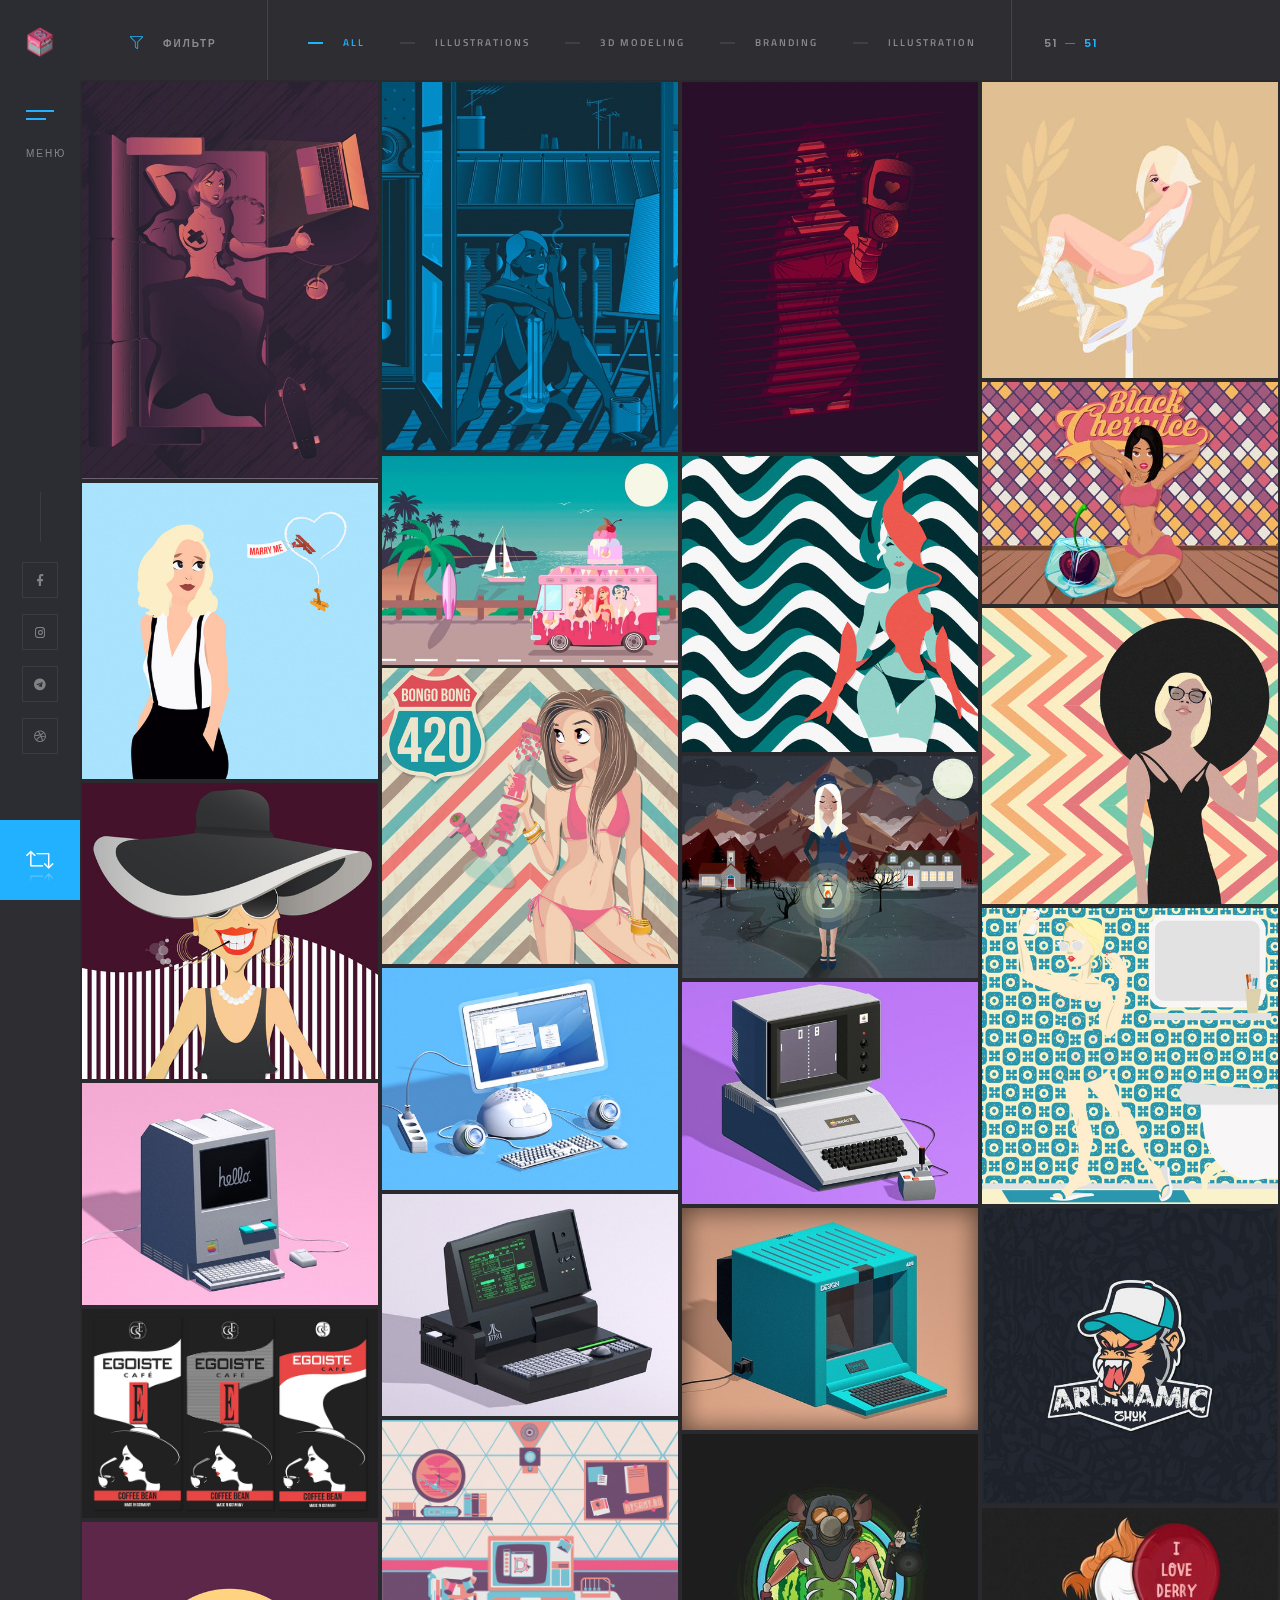
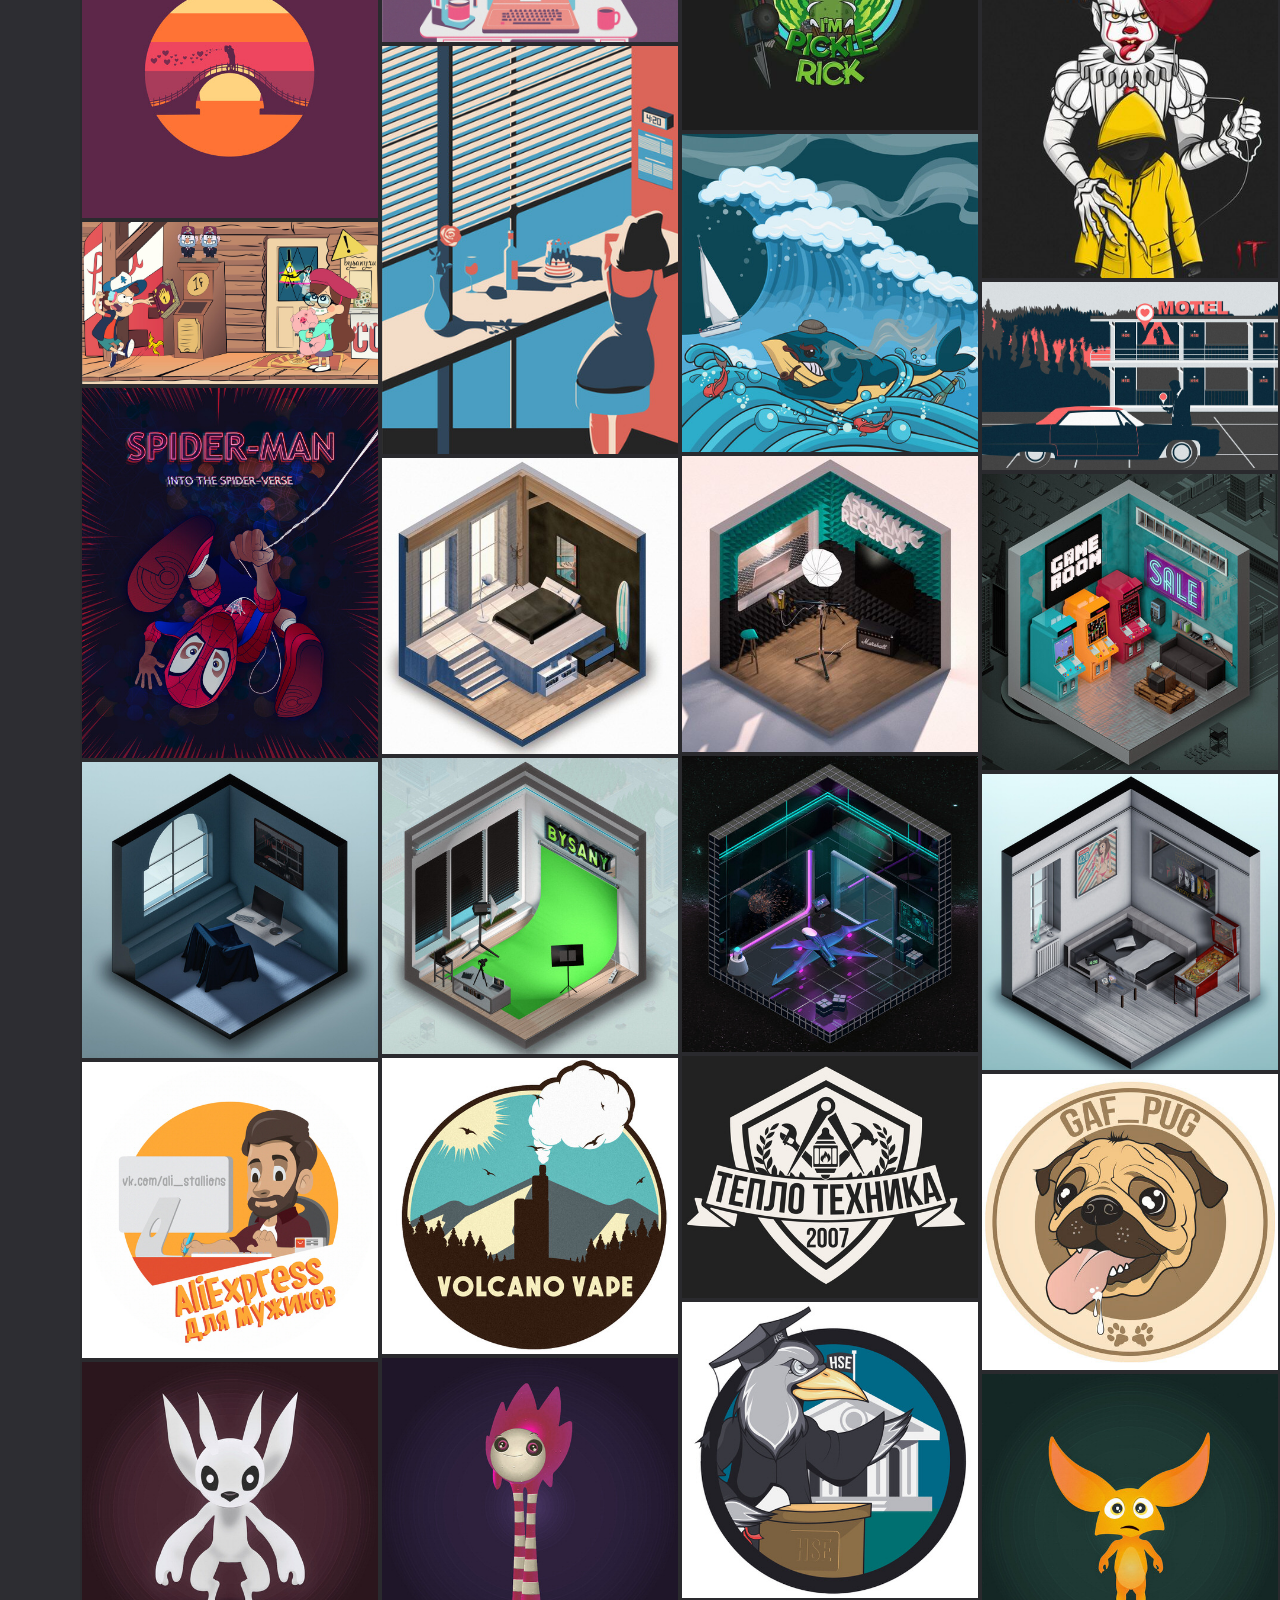
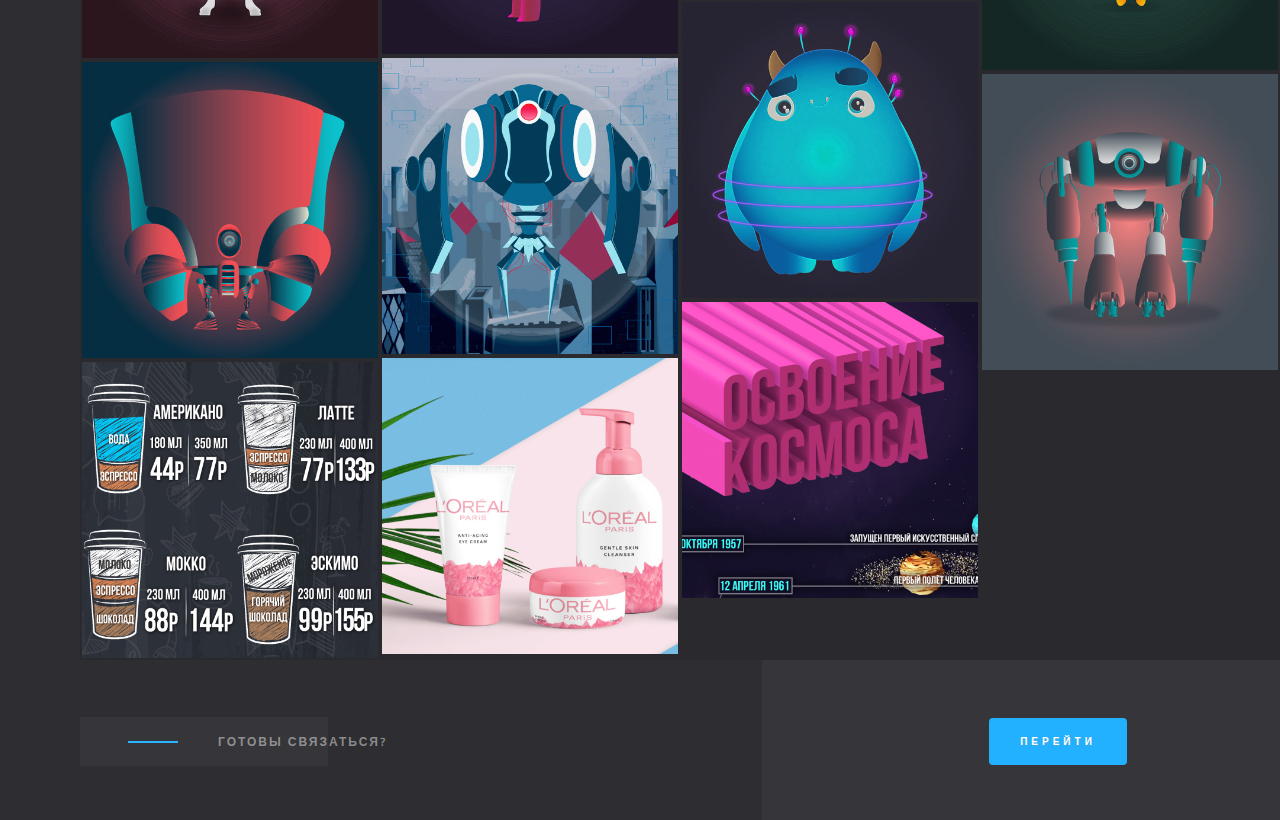
<file: portfolio.html>
<!DOCTYPE HTML>
<html lang="en">
<head>
    <!--=============== basic  ===============-->
    <meta charset="UTF-8">
    <title>PORTFOLIO</title>
    <meta name="viewport"
          content="width=device-width, initial-scale=1.0, minimum-scale=1.0, maximum-scale=1.0, user-scalable=no">
    <meta name="robots" content="index, follow"/>
    <meta name="keywords" content=""/>
    <meta name="description" content=""/>
    <!--=============== css  ===============-->
    <link type="text/css" rel="stylesheet" href="css/reset.css">
    <link type="text/css" rel="stylesheet" href="css/plugins.css">
    <link type="text/css" rel="stylesheet" href="css/style.css">
    <link type="text/css" rel="stylesheet" href="css/color.css">
    <!--=============== favicons ===============-->
    <link rel="shortcut icon" href="images/favicon.ico">
</head>
<body>
<!--loader-->
<div class="loader-wrap">
    <div class="pin"></div>
</div>
<!--loader end-->
<!-- Main  -->
<div id="main">
    <!-- header-->
    <header class="main-header">
        <a class="logo-holder" href="index.html">
            <img src="images/logo.png" alt="">
        </a>
        <!-- nav-button-wrap-->
        <div class="nav-button but-hol">
            <span class="nos"></span>
            <span class="ncs"></span>
            <span class="nbs"></span>
            <div class="menu-button-text">Меню</div>
        </div>
        <!-- nav-button-wrap end-->
        <div class="header-social">
            <ul>
                <li><a href="https://www.facebook.com/bysany.art" target="_blank"><i class="fab fa-facebook-f"></i></a>
                </li>
                <li><a href="http://instagram.com/bysany.art" target="_blank"><i class="fab fa-instagram"></i></a></li>
                <li><a href="https://telegram.org/bysany" target="_blank"><i class="fab fa-telegram"></i></a></li>
                <li><a href="https://dribbble.com/bysany" target="_blank"><i class="fab fa-dribbble"></i></a></li>
            </ul>
        </div>
        <!--  showshare -->
        <div class="show-share showshare">
            <i class="fal fa-retweet"></i>
            <span>Поделиться</span>
        </div>
        <!--  showshare end -->
    </header>
    <!--  header end -->
    <!--  navigation bar -->
    <div class="nav-overlay">
        <div class="tooltip color-bg">ЗАКРЫТЬ</div>
    </div>
    <div class="nav-holder">
        <a class="header-logo" href="index.html"><img src="images/logo2.png" alt=""></a>
        <div class="nav-title"><span>Меню</span></div>
        <div class="nav-inner-wrap">
            <nav class="nav-inner sound-nav" id="menu">
                <ul>
                    <li>
                        <a href="index.html#" class="act-link">Главная</a>
                    </li>
                    <li><a href="portfolio.html">Портфолио</a></li>
                    <li><a href="contacts.html">Контакты</a></li>
                </ul>
            </nav>
        </div>
    </div>
    <!--  navigation bar end -->
    <!--wrapper-->
    <div id="wrapper" class="single-page-wrap">
        <!-- Content-->
        <div class="content">
            <div class="single-page-decor"></div>
            <!-- filter-->
            <div class="fsp-filter">
                <div class="filter-title"><i class="fal fa-filter"></i><span>Фильтр</span></div>
                <div class="gallery-filters">
                    <a href="portfolio.html#" class="gallery-filter  gallery-filter-active" data-filter="*">All</a>
                    <a href="portfolio.html#" class="gallery-filter" data-filter=".vector">Illustrations</a>
                    <a href="portfolio.html#" class="gallery-filter" data-filter=".3d">3D Modeling</a>
                    <a href="portfolio.html#" class="gallery-filter" data-filter=".branding">Branding</a>
                    <a href="portfolio.html#" class="gallery-filter" data-filter=".vector">Illustration</a>
                </div>
                <div class="folio-counter">
                    <div class="num-album"></div>
                    <div class="all-album"></div>
                </div>
            </div>
            <!-- filter end -->
            <!-- section-->
            <section class="no-padding dark-bg">
                <!-- portfolio start -->
                <div class="gallery-items min-pad  lightgallery four-column">
                    <!-- Girls-->
                    <!-- gallery-item-->
                    <div class="gallery-item vector">
                        <div class="grid-item-holder">
                            <a href="images/folio/GIRLS/girls_1.jpg"
                               class="fet_pr-carousel-box-media-zoom   popup-image"><i class="fal fa-search"></i></a>
                            <img src="images/folio/GIRLS/mini/m_girls_1.jpg" alt="">
                        </div>
                    </div>
                    <!-- gallery-item end-->
                    <!-- gallery-item-->
                    <div class="gallery-item vector">
                        <div class="grid-item-holder">
                            <a href="images/folio/GIRLS/girls_2.jpg"
                               class="fet_pr-carousel-box-media-zoom   popup-image"><i class="fal fa-search"></i></a>
                            <img src="images/folio/GIRLS/mini/m_girls_2.jpg" alt="">
                        </div>
                    </div>
                    <!-- gallery-item end-->
                    <!-- gallery-item-->
                    <div class="gallery-item vector">
                        <div class="grid-item-holder">
                            <a href="images/folio/GIRLS/girls_3.jpg"
                               class="fet_pr-carousel-box-media-zoom   popup-image"><i class="fal fa-search"></i></a>
                            <img src="images/folio/GIRLS/mini/m_girls_3.jpg" alt="">
                        </div>
                    </div>
                    <!-- gallery-item end-->
                    <!-- gallery-item-->
                    <div class="gallery-item vector">
                        <div class="grid-item-holder">
                            <a href="images/folio/GIRLS/girls_4.jpg"
                               class="fet_pr-carousel-box-media-zoom   popup-image"><i class="fal fa-search"></i></a>
                            <img src="images/folio/GIRLS/mini/m_girls_4.jpg" alt="">
                        </div>
                    </div>
                    <!-- gallery-item end-->
                    <!-- gallery-item-->
                    <div class="gallery-item vector">
                        <div class="grid-item-holder">
                            <a href="images/folio/GIRLS/girls_5.jpg"
                               class="fet_pr-carousel-box-media-zoom   popup-image"><i class="fal fa-search"></i></a>
                            <img src="images/folio/GIRLS/mini/m_girls_5.jpg" alt="">
                        </div>
                    </div>
                    <!-- gallery-item end-->
                    <!-- gallery-item-->
                    <div class="gallery-item vector">
                        <div class="grid-item-holder">
                            <a href="images/folio/GIRLS/girls_6.jpg"
                               class="fet_pr-carousel-box-media-zoom   popup-image"><i class="fal fa-search"></i></a>
                            <img src="images/folio/GIRLS/mini/m_girls_6.jpg" alt="">
                        </div>
                    </div>
                    <!-- gallery-item end-->
                    <!-- gallery-item-->
                    <div class="gallery-item vector">
                        <div class="grid-item-holder">
                            <a href="images/folio/GIRLS/girls_7.jpg"
                               class="fet_pr-carousel-box-media-zoom   popup-image"><i class="fal fa-search"></i></a>
                            <img src="images/folio/GIRLS/mini/m_girls_7.jpg" alt="">
                        </div>
                    </div>
                    <!-- gallery-item end-->
                    <!-- gallery-item-->
                    <div class="gallery-item vector">
                        <div class="grid-item-holder">
                            <a href="images/folio/GIRLS/girls_8.jpg"
                               class="fet_pr-carousel-box-media-zoom   popup-image"><i class="fal fa-search"></i></a>
                            <img src="images/folio/GIRLS/mini/m_girls_8.jpg" alt="">
                        </div>
                    </div>
                    <!-- gallery-item end-->
                    <!-- gallery-item-->
                    <div class="gallery-item vector">
                        <div class="grid-item-holder">
                            <a href="images/folio/GIRLS/girls_9.jpg"
                               class="fet_pr-carousel-box-media-zoom   popup-image"><i class="fal fa-search"></i></a>
                            <img src="images/folio/GIRLS/mini/m_girls_9.jpg" alt="">
                        </div>
                    </div>
                    <!-- gallery-item end-->
                    <!-- gallery-item-->
                    <div class="gallery-item vector">
                        <div class="grid-item-holder">
                            <a href="images/folio/GIRLS/girls_10.jpg"
                               class="fet_pr-carousel-box-media-zoom   popup-image"><i class="fal fa-search"></i></a>
                            <img src="images/folio/GIRLS/mini/m_girls_10.jpg" alt="">
                        </div>
                    </div>
                    <!-- gallery-item end-->
                    <!-- gallery-item-->
                    <div class="gallery-item vector">
                        <div class="grid-item-holder">
                            <a href="images/folio/GIRLS/girls_11.jpg"
                               class="fet_pr-carousel-box-media-zoom   popup-image"><i class="fal fa-search"></i></a>
                            <img src="images/folio/GIRLS/mini/m_girls_11.jpg" alt="">
                        </div>
                    </div>
                    <!-- gallery-item end-->
                    <!-- gallery-item-->
                    <div class="gallery-item vector">
                        <div class="grid-item-holder">
                            <a href="images/folio/GIRLS/girls_12.jpg"
                               class="fet_pr-carousel-box-media-zoom   popup-image"><i class="fal fa-search"></i></a>
                            <img src="images/folio/GIRLS/mini/m_girls_12.jpg" alt="">
                        </div>
                    </div>
                    <!-- gallery-item end-->
                    <!-- gallery-item-->
                    <div class="gallery-item vector">
                        <div class="grid-item-holder">
                            <a href="images/folio/GIRLS/girls_13.jpg"
                               class="fet_pr-carousel-box-media-zoom   popup-image"><i class="fal fa-search"></i></a>
                            <img src="images/folio/GIRLS/mini/m_girls_13.jpg" alt="">
                        </div>
                    </div>
                    <!-- gallery-item end-->
                    <!-- Girls end-->
                    <!-- Comp-->
                    <!-- gallery-item-->
                    <div class="gallery-item 3d">
                        <div class="grid-item-holder">
                            <a href="images/folio/COMP/comp_1.jpg"
                               class="fet_pr-carousel-box-media-zoom   popup-image"><i class="fal fa-search"></i></a>
                            <img src="images/folio/COMP/mini/m_comp_1.jpg" alt="">
                        </div>
                    </div>
                    <!-- gallery-item end-->
                    <!-- gallery-item-->
                    <div class="gallery-item 3d">
                        <div class="grid-item-holder">
                            <a href="images/folio/COMP/comp_2.jpg"
                               class="fet_pr-carousel-box-media-zoom   popup-image"><i class="fal fa-search"></i></a>
                            <img src="images/folio/COMP/mini/m_comp_2.jpg" alt="">
                        </div>
                    </div>
                    <!-- gallery-item end-->
                    <!-- gallery-item-->
                    <div class="gallery-item 3d">
                        <div class="grid-item-holder">
                            <a href="images/folio/COMP/comp_3.jpg"
                               class="fet_pr-carousel-box-media-zoom   popup-image"><i class="fal fa-search"></i></a>
                            <img src="images/folio/COMP/mini/m_comp_3.jpg" alt="">
                        </div>
                    </div>
                    <!-- gallery-item end-->
                    <!-- gallery-item-->
                    <div class="gallery-item 3d">
                        <div class="grid-item-holder">
                            <a href="images/folio/COMP/comp_4.jpg"
                               class="fet_pr-carousel-box-media-zoom   popup-image"><i class="fal fa-search"></i></a>
                            <img src="images/folio/COMP/mini/m_comp_4.jpg" alt="">
                        </div>
                    </div>
                    <!-- gallery-item end-->
                    <!-- gallery-item-->
                    <div class="gallery-item 3d">
                        <div class="grid-item-holder">
                            <a href="images/folio/COMP/comp_5.jpg"
                               class="fet_pr-carousel-box-media-zoom   popup-image"><i class="fal fa-search"></i></a>
                            <img src="images/folio/COMP/mini/m_comp_5.jpg" alt="">
                        </div>
                    </div>
                    <!-- gallery-item end-->
                    <!-- Comp end-->
                    <!-- Illustrations-->
                    <!-- gallery-item-->
                    <div class="gallery-item vector">
                        <div class="grid-item-holder">
                            <a href="images/folio/ILLUSTRATIONS/illustrations_1.jpg"
                               class="fet_pr-carousel-box-media-zoom   popup-image"><i class="fal fa-search"></i></a>
                            <img src="images/folio/ILLUSTRATIONS/mini/m_illustrations_1.jpg" alt="">
                        </div>
                    </div>
                    <!-- gallery-item end-->
                    <!-- gallery-item-->
                    <div class="gallery-item vector">
                        <div class="grid-item-holder">
                            <a href="images/folio/ILLUSTRATIONS/illustrations_2.jpg"
                               class="fet_pr-carousel-box-media-zoom   popup-image"><i class="fal fa-search"></i></a>
                            <img src="images/folio/ILLUSTRATIONS/mini/m_illustrations_2.jpg" alt="">
                        </div>
                    </div>
                    <!-- gallery-item end-->
                    <!-- gallery-item-->
                    <div class="gallery-item vector">
                        <div class="grid-item-holder">
                            <a href="images/folio/ILLUSTRATIONS/illustrations_3.jpg"
                               class="fet_pr-carousel-box-media-zoom   popup-image"><i class="fal fa-search"></i></a>
                            <img src="images/folio/ILLUSTRATIONS/mini/m_illustrations_3.jpg" alt="">
                        </div>
                    </div>
                    <!-- gallery-item end-->
                    <!-- gallery-item-->
                    <div class="gallery-item vector">
                        <div class="grid-item-holder">
                            <a href="images/folio/ILLUSTRATIONS/illustrations_4.jpg"
                               class="fet_pr-carousel-box-media-zoom   popup-image"><i class="fal fa-search"></i></a>
                            <img src="images/folio/ILLUSTRATIONS/mini/m_illustrations_4.jpg" alt="">
                        </div>
                    </div>
                    <!-- gallery-item end-->
                    <!-- gallery-item-->
                    <div class="gallery-item vector">
                        <div class="grid-item-holder">
                            <a href="images/folio/ILLUSTRATIONS/illustrations_5.jpg"
                               class="fet_pr-carousel-box-media-zoom   popup-image"><i class="fal fa-search"></i></a>
                            <img src="images/folio/ILLUSTRATIONS/mini/m_illustrations_5.jpg" alt="">
                        </div>
                    </div>
                    <!-- gallery-item end-->
                    <!-- gallery-item-->
                    <div class="gallery-item vector">
                        <div class="grid-item-holder">
                            <a href="images/folio/ILLUSTRATIONS/illustrations_6.jpg"
                               class="fet_pr-carousel-box-media-zoom   popup-image"><i class="fal fa-search"></i></a>
                            <img src="images/folio/ILLUSTRATIONS/mini/m_illustrations_6.jpg" alt="">
                        </div>
                    </div>
                    <!-- gallery-item end-->
                    <!-- gallery-item-->
                    <div class="gallery-item vector">
                        <div class="grid-item-holder">
                            <a href="images/folio/ILLUSTRATIONS/illustrations_7.jpg"
                               class="fet_pr-carousel-box-media-zoom   popup-image"><i class="fal fa-search"></i></a>
                            <img src="images/folio/ILLUSTRATIONS/mini/m_illustrations_7.jpg" alt="">
                        </div>
                    </div>
                    <!-- gallery-item end-->
                    <!-- gallery-item-->
                    <div class="gallery-item vector">
                        <div class="grid-item-holder">
                            <a href="images/folio/ILLUSTRATIONS/illustrations_8.jpg"
                               class="fet_pr-carousel-box-media-zoom   popup-image"><i class="fal fa-search"></i></a>
                            <img src="images/folio/ILLUSTRATIONS/mini/m_illustrations_8.jpg" alt="">
                        </div>
                    </div>
                    <!-- gallery-item end-->
                    <!-- gallery-item-->
                    <div class="gallery-item vector">
                        <div class="grid-item-holder">
                            <a href="images/folio/ILLUSTRATIONS/illustrations_9.jpg"
                               class="fet_pr-carousel-box-media-zoom   popup-image"><i class="fal fa-search"></i></a>
                            <img src="images/folio/ILLUSTRATIONS/mini/m_illustrations_9.jpg" alt="">
                        </div>
                    </div>
                    <!-- gallery-item end-->
                    <!-- gallery-item-->
                    <div class="gallery-item vector">
                        <div class="grid-item-holder">
                            <a href="images/folio/ILLUSTRATIONS/illustrations_10.jpg"
                               class="fet_pr-carousel-box-media-zoom   popup-image"><i class="fal fa-search"></i></a>
                            <img src="images/folio/ILLUSTRATIONS/mini/m_illustrations_10.jpg" alt="">
                        </div>
                    </div>
                    <!-- gallery-item end-->
                    <!-- gallery-item-->
                    <div class="gallery-item vector">
                        <div class="grid-item-holder">
                            <a href="images/folio/ILLUSTRATIONS/illustrations_11.jpg"
                               class="fet_pr-carousel-box-media-zoom   popup-image"><i class="fal fa-search"></i></a>
                            <img src="images/folio/ILLUSTRATIONS/mini/m_illustrations_11.jpg" alt="">
                        </div>
                    </div>
                    <!-- gallery-item end-->
                    <!-- Illustrations end-->
                    <!-- Rooms-->
                    <!-- gallery-item-->
                    <div class="gallery-item 3d">
                        <div class="grid-item-holder">
                            <a href="images/folio/ROOMS/room_1.jpg"
                               class="fet_pr-carousel-box-media-zoom   popup-image"><i class="fal fa-search"></i></a>
                            <img src="images/folio/ROOMS/mini/m_room_1.jpg" alt="">
                        </div>
                    </div>
                    <!-- gallery-item end-->
                    <!-- gallery-item-->
                    <div class="gallery-item 3d">
                        <div class="grid-item-holder">
                            <a href="images/folio/ROOMS/room_2.jpg"
                               class="fet_pr-carousel-box-media-zoom   popup-image"><i class="fal fa-search"></i></a>
                            <img src="images/folio/ROOMS/mini/m_room_2.jpg" alt="">
                        </div>
                    </div>
                    <!-- gallery-item end-->
                    <!-- gallery-item-->
                    <div class="gallery-item 3d">
                        <div class="grid-item-holder">
                            <a href="images/folio/ROOMS/room_3.jpg"
                               class="fet_pr-carousel-box-media-zoom   popup-image"><i class="fal fa-search"></i></a>
                            <img src="images/folio/ROOMS/mini/m_room_3.jpg" alt="">
                        </div>
                    </div>
                    <!-- gallery-item end-->
                    <!-- gallery-item-->
                    <div class="gallery-item 3d">
                        <div class="grid-item-holder">
                            <a href="images/folio/ROOMS/room_4.jpg"
                               class="fet_pr-carousel-box-media-zoom   popup-image"><i class="fal fa-search"></i></a>
                            <img src="images/folio/ROOMS/mini/m_room_4.jpg" alt="">
                        </div>
                    </div>
                    <!-- gallery-item end-->
                    <!-- gallery-item-->
                    <div class="gallery-item 3d">
                        <div class="grid-item-holder">
                            <a href="images/folio/ROOMS/room_5.jpg"
                               class="fet_pr-carousel-box-media-zoom   popup-image"><i class="fal fa-search"></i></a>
                            <img src="images/folio/ROOMS/mini/m_room_5.jpg" alt="">
                        </div>
                    </div>
                    <!-- gallery-item end-->
                    <!-- gallery-item-->
                    <div class="gallery-item 3d">
                        <div class="grid-item-holder">
                            <a href="images/folio/ROOMS/room_6.jpg"
                               class="fet_pr-carousel-box-media-zoom   popup-image"><i class="fal fa-search"></i></a>
                            <img src="images/folio/ROOMS/mini/m_room_6.jpg" alt="">
                        </div>
                    </div>
                    <!-- gallery-item end-->
                    <!-- gallery-item-->
                    <div class="gallery-item 3d">
                        <div class="grid-item-holder">
                            <a href="images/folio/ROOMS/room_7.jpg"
                               class="fet_pr-carousel-box-media-zoom   popup-image"><i class="fal fa-search"></i></a>
                            <img src="images/folio/ROOMS/mini/m_room_7.jpg" alt="">
                        </div>
                    </div>
                    <!-- gallery-item end-->
                    <!-- Rooms end-->
                    <!-- Logo-->
                    <!-- gallery-item-->
                    <div class="gallery-item vector logo">
                        <div class="grid-item-holder">
                            <a href="images/folio/LOGO/logo_1.jpg"
                               class="fet_pr-carousel-box-media-zoom   popup-image"><i class="fal fa-search"></i></a>
                            <img src="images/folio/LOGO/mini/m_logo_1.jpg" alt="">
                        </div>
                    </div>
                    <!-- gallery-item end-->
                    <!-- gallery-item-->
                    <div class="gallery-item vector logo">
                        <div class="grid-item-holder">
                            <a href="images/folio/LOGO/logo_2.jpg"
                               class="fet_pr-carousel-box-media-zoom   popup-image"><i class="fal fa-search"></i></a>
                            <img src="images/folio/LOGO/mini/m_logo_2.jpg" alt="">
                        </div>
                    </div>
                    <!-- gallery-item end-->
                    <!-- gallery-item-->
                    <div class="gallery-item vector logo">
                        <div class="grid-item-holder">
                            <a href="images/folio/LOGO/logo_3.jpg"
                               class="fet_pr-carousel-box-media-zoom   popup-image"><i class="fal fa-search"></i></a>
                            <img src="images/folio/LOGO/mini/m_logo_3.jpg" alt="">
                        </div>
                    </div>
                    <!-- gallery-item end-->
                    <!-- gallery-item-->
                    <div class="gallery-item vector logo">
                        <div class="grid-item-holder">
                            <a href="images/folio/LOGO/logo_4.jpg"
                               class="fet_pr-carousel-box-media-zoom   popup-image"><i class="fal fa-search"></i></a>
                            <img src="images/folio/LOGO/mini/m_logo_4.jpg" alt="">
                        </div>
                    </div>
                    <!-- gallery-item end-->
                    <!-- gallery-item-->
                    <div class="gallery-item vector logo">
                        <div class="grid-item-holder">
                            <a href="images/folio/LOGO/logo_5.jpg"
                               class="fet_pr-carousel-box-media-zoom   popup-image"><i class="fal fa-search"></i></a>
                            <img src="images/folio/LOGO/mini/m_logo_5.jpg" alt="">
                        </div>
                    </div>
                    <!-- gallery-item end-->
                    <!-- Logo end-->
                    <!-- Monstr-->
                    <!-- gallery-item-->
                    <div class="gallery-item vector">
                        <div class="grid-item-holder">
                            <a href="images/folio/MONSTERS/Monstr_1.jpg"
                               class="fet_pr-carousel-box-media-zoom   popup-image"><i class="fal fa-search"></i></a>
                            <img src="images/folio/MONSTERS/mini/m_Monstr_1.jpg" alt="">
                        </div>
                    </div>
                    <!-- gallery-item end-->
                    <!-- gallery-item-->
                    <div class="gallery-item vector">
                        <div class="grid-item-holder">
                            <a href="images/folio/MONSTERS/Monstr_2.jpg"
                               class="fet_pr-carousel-box-media-zoom   popup-image"><i class="fal fa-search"></i></a>
                            <img src="images/folio/MONSTERS/mini/m_Monstr_2.jpg" alt="">
                        </div>
                    </div>
                    <!-- gallery-item end-->
                    <!-- gallery-item-->
                    <div class="gallery-item vector">
                        <div class="grid-item-holder">
                            <a href="images/folio/MONSTERS/Monstr_3.jpg"
                               class="fet_pr-carousel-box-media-zoom   popup-image"><i class="fal fa-search"></i></a>
                            <img src="images/folio/MONSTERS/mini/m_Monstr_3.jpg" alt="">
                        </div>
                    </div>
                    <!-- gallery-item end-->
                    <!-- gallery-item-->
                    <div class="gallery-item vector">
                        <div class="grid-item-holder">
                            <a href="images/folio/MONSTERS/Monstr_4.jpg"
                               class="fet_pr-carousel-box-media-zoom   popup-image"><i class="fal fa-search"></i></a>
                            <img src="images/folio/MONSTERS/mini/m_Monstr_4.jpg" alt="">
                        </div>
                    </div>
                    <!-- gallery-item end-->
                    <!-- Monstr end-->
                    <!-- Robot-->
                    <!-- gallery-item-->
                    <div class="gallery-item vector">
                        <div class="grid-item-holder">
                            <a href="images/folio/ROBOTS/robot_1.jpg"
                               class="fet_pr-carousel-box-media-zoom   popup-image"><i class="fal fa-search"></i></a>
                            <img src="images/folio/ROBOTS/mini/m_robot_1.jpg" alt="">
                        </div>
                    </div>
                    <!-- gallery-item end-->
                    <!-- gallery-item-->
                    <div class="gallery-item vector">
                        <div class="grid-item-holder">
                            <a href="images/folio/ROBOTS/robot_2.jpg"
                               class="fet_pr-carousel-box-media-zoom   popup-image"><i class="fal fa-search"></i></a>
                            <img src="images/folio/ROBOTS/mini/m_robot_2.jpg" alt="">
                        </div>
                    </div>
                    <!-- gallery-item end-->
                    <!-- gallery-item-->
                    <div class="gallery-item vector">
                        <div class="grid-item-holder">
                            <a href="images/folio/ROBOTS/robot_3.jpg"
                               class="fet_pr-carousel-box-media-zoom   popup-image"><i class="fal fa-search"></i></a>
                            <img src="images/folio/ROBOTS/mini/m_robot_3.jpg" alt="">
                        </div>
                    </div>
                    <!-- gallery-item end-->
                    <!-- Robot end-->
                    <!-- Project-->
                    <!-- gallery-item-->
                    <div class="gallery-item branding">
                        <div class="grid-item-holder">
                            <a href="images/folio/PROJECTS/project_1.jpg"
                               class="fet_pr-carousel-box-media-zoom   popup-image"><i class="fal fa-search"></i></a>
                            <img src="images/folio/PROJECTS/mini/m_project_1.jpg" alt="">
                        </div>
                    </div>
                    <!-- gallery-item end-->
                    <!-- gallery-item-->
                    <div class="gallery-item branding">
                        <div class="grid-item-holder">
                            <a href="images/folio/PROJECTS/project_2.jpg"
                               class="fet_pr-carousel-box-media-zoom   popup-image"><i class="fal fa-search"></i></a>
                            <img src="images/folio/PROJECTS/mini/m_project_2.jpg" alt="">
                        </div>
                    </div>
                    <!-- gallery-item end-->
                    <!-- gallery-item-->
                    <div class="gallery-item branding">
                        <div class="grid-item-holder">
                            <a href="images/folio/PROJECTS/project_3.jpg"
                               class="fet_pr-carousel-box-media-zoom   popup-image"><i class="fal fa-search"></i></a>
                            <img src="images/folio/PROJECTS/mini/m_project_3.jpg" alt="">
                        </div>
                    </div>
                    <!-- gallery-item end-->
                    <!-- Project end-->
                </div>
                <!-- portfolio end -->
            </section>
            <!-- section end-->
            <!-- section-->
            <section class="dark-bg2 small-padding order-wrap">
                <div class="container">
                    <div class="row">
                        <div class="col-md-8">
                            <h3>Готовы связаться?</h3>
                        </div>
                        <div class="col-md-4"><a href="contacts.html" class="btn flat-btn color-btn">Перейти</a></div>
                    </div>
                </div>
            </section>
            <!-- section end-->
        </div>
        <!-- Content end -->

        <!--&lt;!&ndash; contact-btn &ndash;&gt;-->
        <!--<a class="contact-btn color-bg" href="contacts.html"><i-->
        <!--class="fal fa-envelope"></i><span>Get in Touch</span></a>-->
        <!--&lt;!&ndash; contact-btn end &ndash;&gt;-->
    </div>
    <!--   content end -->
    <!-- share-wrapper -->
    <div class="share-wrapper isShare">
        <div class="share-title"><span>Поделиться</span></div>
        <div class="close-share soa"><span>Закрыть</span><i class="fal fa-times"></i></div>
        <div class="share-inner soa">
            <div class="share-container"></div>
        </div>
    </div>
    <!-- share-wrapper end -->
</div>
<!-- Main end -->
<!--=============== scripts  ===============-->
<script type="text/javascript" src="js/jquery.min.js"></script>
<script type="text/javascript" src="js/plugins.js"></script>
<script type="text/javascript" src="js/scripts.js"></script>
</body>
</html>
</file>
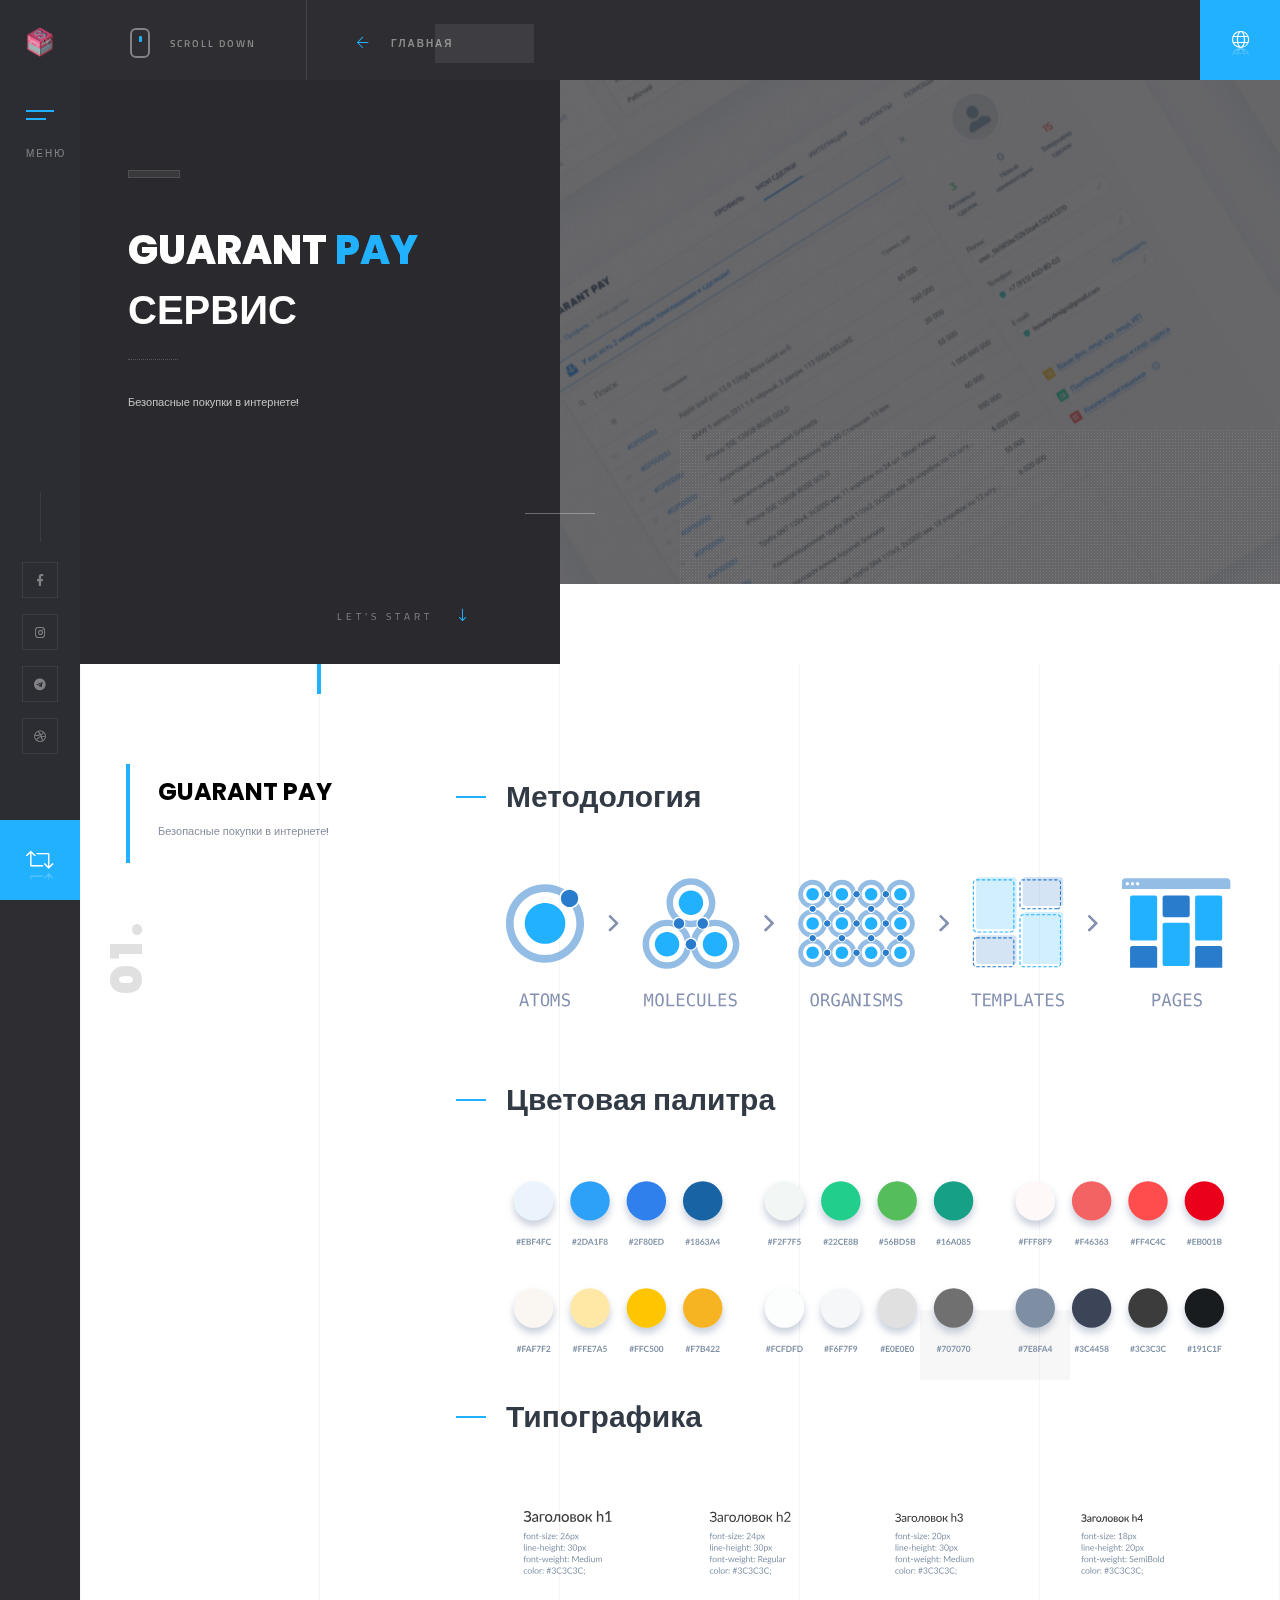
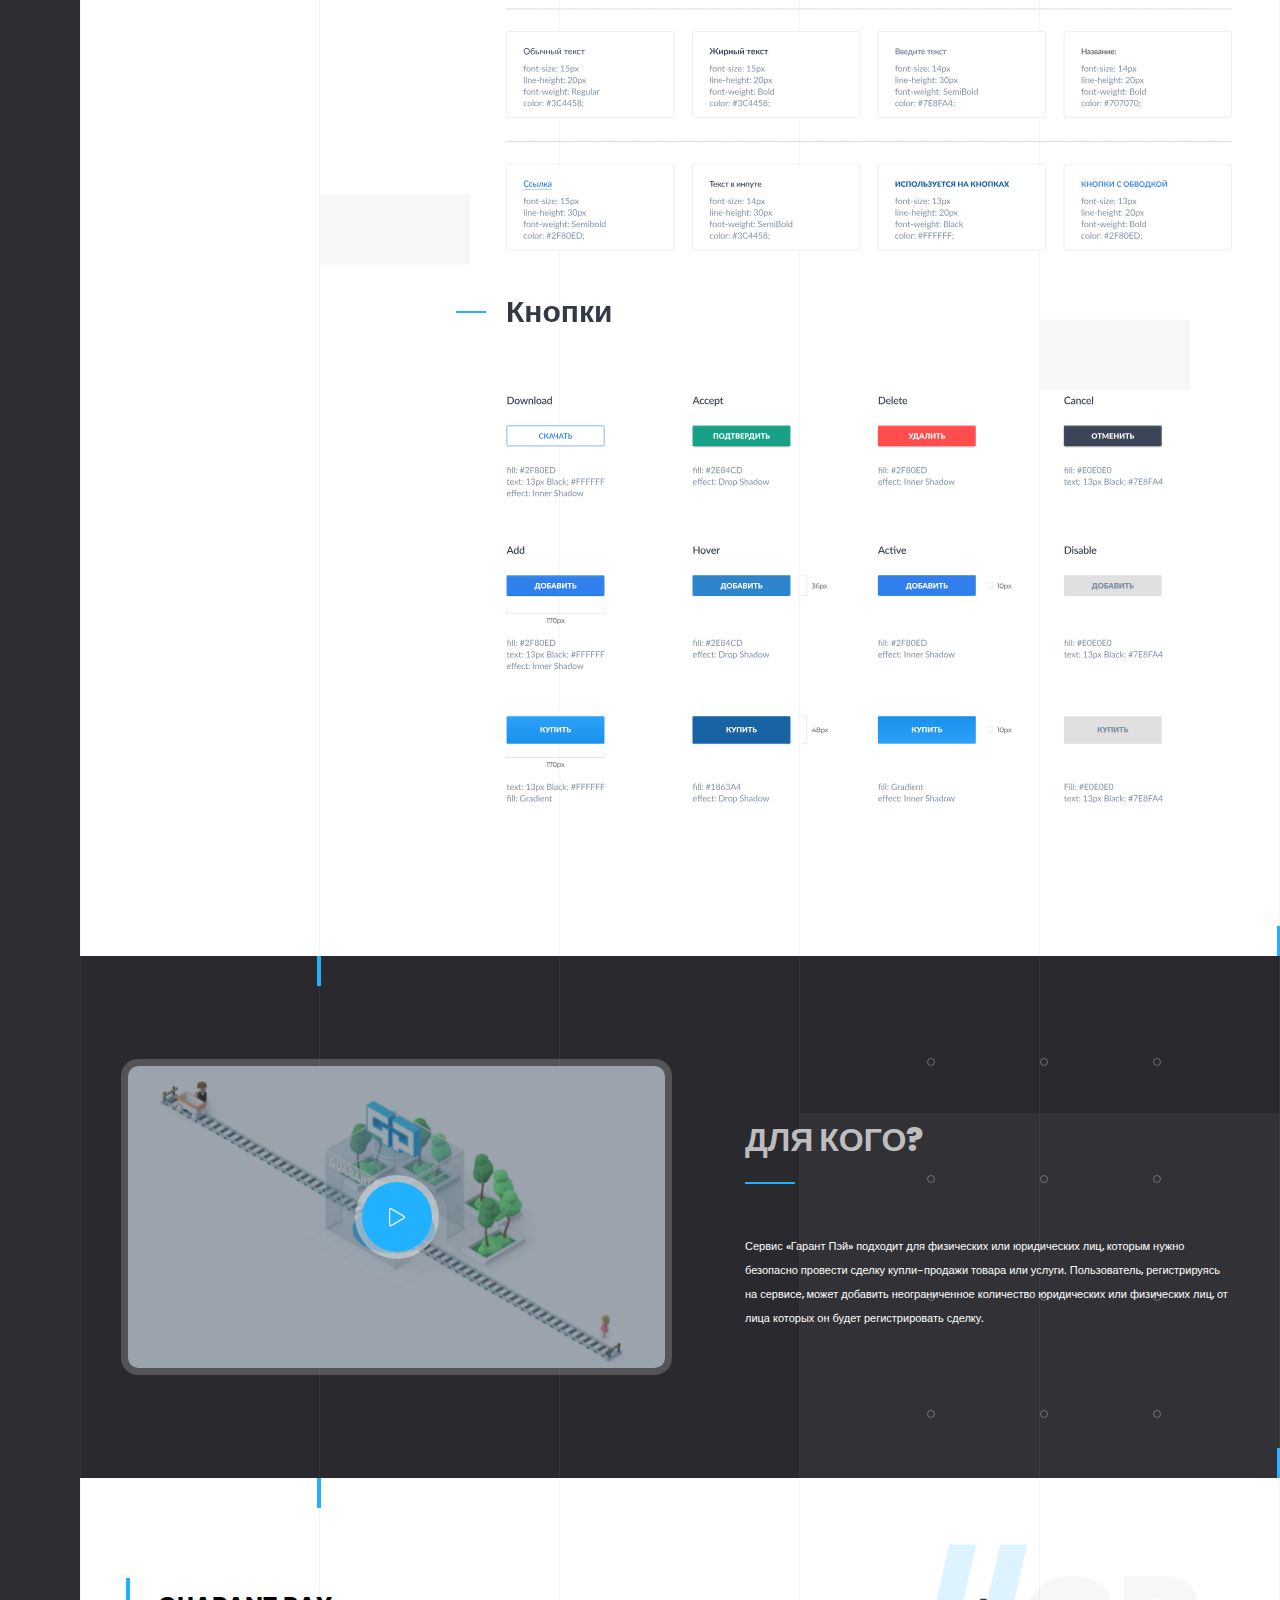
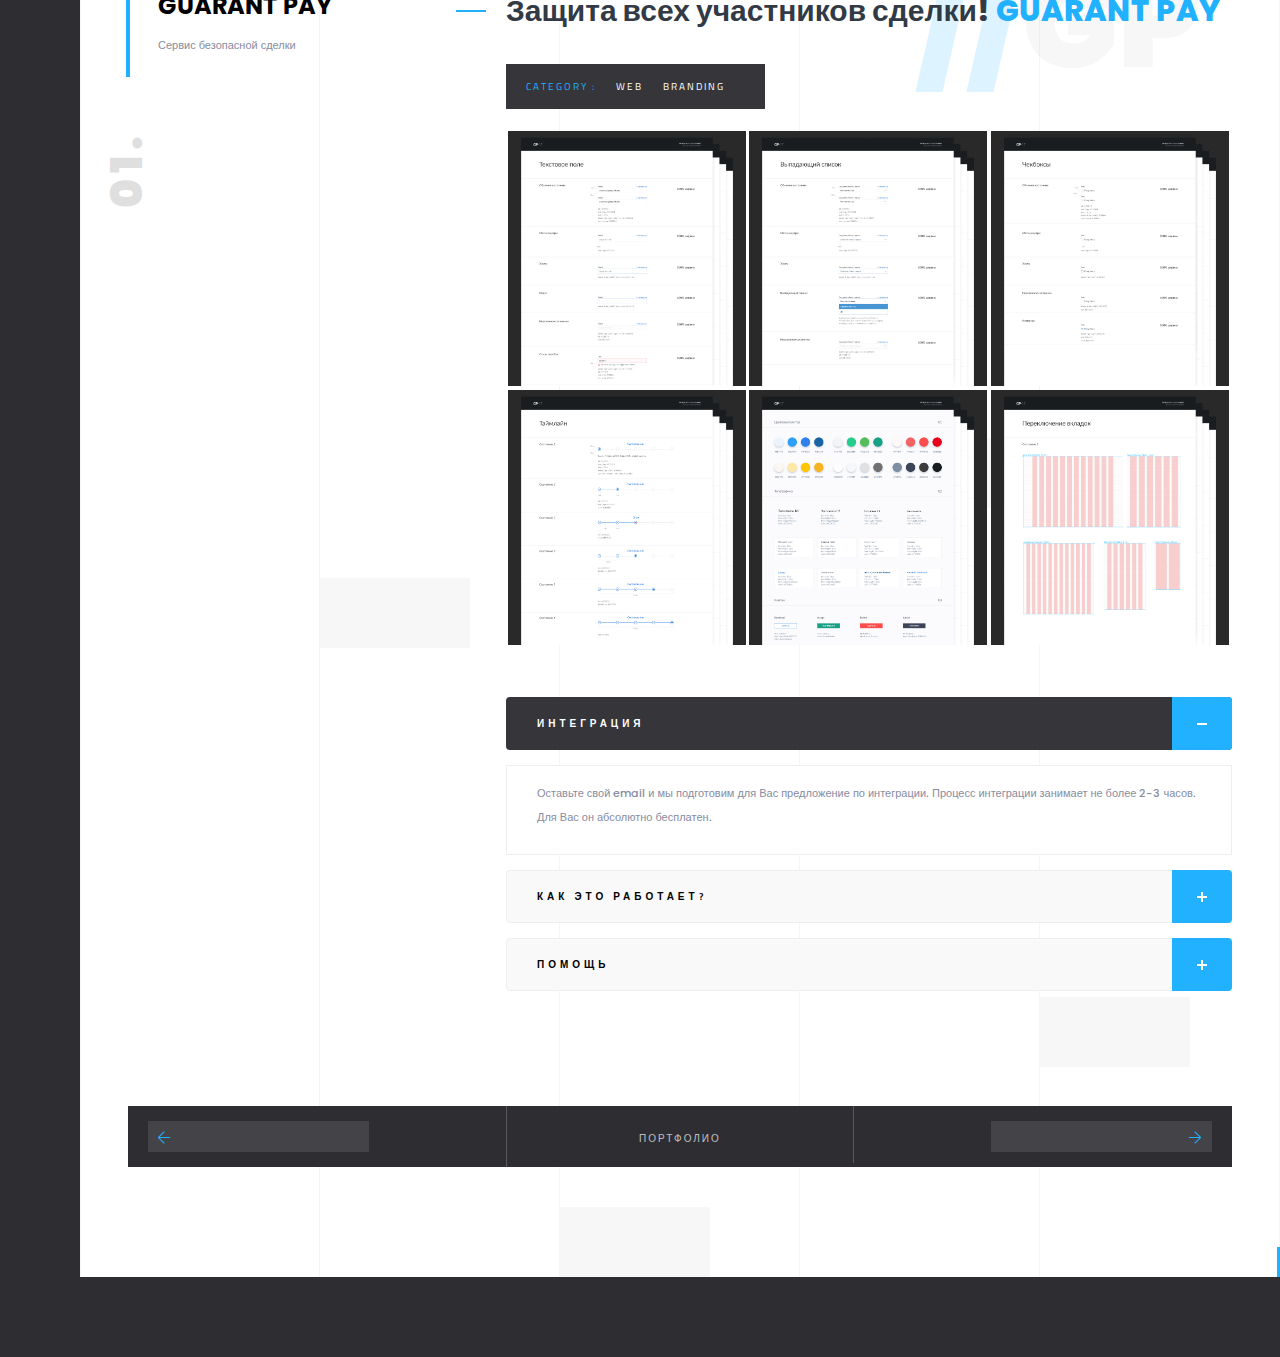
<file: project-gp.html>
<!DOCTYPE HTML>
<html lang="en">
<head>
    <!--=============== basic  ===============-->
    <meta charset="UTF-8">
    <title>SERVICE | GUARANT PAY</title>
    <meta name="viewport"
          content="width=device-width, initial-scale=1.0, minimum-scale=1.0, maximum-scale=1.0, user-scalable=no">
    <meta name="robots" content="index, follow"/>
    <meta name="keywords" content=""/>
    <meta name="description" content=""/>
    <!--=============== css  ===============-->
    <link type="text/css" rel="stylesheet" href="css/reset.css">
    <link type="text/css" rel="stylesheet" href="css/plugins.css">
    <link type="text/css" rel="stylesheet" href="css/style.css">
    <link type="text/css" rel="stylesheet" href="css/color.css">
    <!--=============== favicons ===============-->
    <link rel="shortcut icon" href="images/favicon.ico">
</head>
<body>
<!--loader-->
<div class="loader-wrap">
    <div class="pin"></div>
</div>
<!--loader end-->
<!-- Main  -->
<div id="main">
    <!-- header-->
    <header class="main-header">
        <a class="logo-holder" href="index.html">
            <img src="images/logo.png" alt="">
        </a>
        <!-- nav-button-wrap-->
        <div class="nav-button but-hol">
            <span class="nos"></span>
            <span class="ncs"></span>
            <span class="nbs"></span>
            <div class="menu-button-text">Меню</div>
        </div>
        <!-- nav-button-wrap end-->
        <div class="header-social">
            <ul>
                <li><a href="https://www.facebook.com/bysany.art" target="_blank"><i class="fab fa-facebook-f"></i></a>
                </li>
                <li><a href="http://instagram.com/bysany.art" target="_blank"><i class="fab fa-instagram"></i></a></li>
                <li><a href="https://telegram.org/bysany" target="_blank"><i class="fab fa-telegram"></i></a></li>
                <li><a href="https://dribbble.com/bysany" target="_blank"><i class="fab fa-dribbble"></i></a></li>
            </ul>
        </div>
        <!--  showshare -->
        <div class="show-share showshare">
            <i class="fal fa-retweet"></i>
            <span>Поделиться</span>
        </div>
        <!--  showshare end -->
    </header>
    <!--  header end -->
    <!--  navigation bar -->
    <div class="nav-overlay">
        <div class="tooltip color-bg">ЗАКРЫТЬ</div>
    </div>
    <div class="nav-holder">
        <a class="header-logo" href="index.html"><img src="images/logo2.png" alt=""></a>
        <div class="nav-title"><span>Меню</span></div>
        <div class="nav-inner-wrap">
            <nav class="nav-inner sound-nav" id="menu">
                <ul>
                    <li>
                        <a href="index.html#" class="act-link">Главная</a>
                    </li>
                    <li><a href="portfolio.html">Портфолио</a></li>
                    <li><a href="contacts.html">Контакты</a></li>
                </ul>
            </nav>
        </div>
    </div>
    <!--  navigation bar end -->
    <!--wrapper-->
    <div id="wrapper" class="single-page-wrap">
        <!-- Content-->
        <div class="content">
            <div class="single-page-decor"></div>
            <div class="single-page-fixed-row">
                <div class="scroll-down-wrap">
                    <div class="mousey">
                        <div class="scroller"></div>
                    </div>
                    <span>Scroll Down</span>
                </div>
                <a href="index.html" class="single-page-fixed-row-link"><i class="fal fa-arrow-left"></i>
                    <span>Главная</span></a>
            </div>
            <!-- section-->
            <section class="parallax-section dark-bg sec-half parallax-sec-half-right" data-scrollax-parent="true">
                <div class="bg par-elem" data-bg="images/folio/LENDING/1.jpg"
                     data-scrollax="properties: { translateY: '30%' }"></div>
                <div class="overlay"></div>
                <div class="pattern-bg"></div>
                <div class="container">
                    <div class="section-title">
                        <h2>GUARANT <span>PAY</span> <br>СЕРВИС</h2>
                        <p> Безопасные покупки в интернете! </p>
                        <div class="horizonral-subtitle"><span>PROJECTS</span></div>
                    </div>
                    <a href="project-gp.html#sec1"
                       class="custom-scroll-link hero-start-link"><span>Let's Start</span> <i
                            class="fal fa-long-arrow-down"></i></a>
                </div>
            </section>
            <!-- section end-->
            <!-- section end-->
            <section data-scrollax-parent="true" id="sec1">
                <!--                <div class="section-subtitle right-pos" data-scrollax="properties: { translateY: '-250px' }">
                                    <span>//</span>Project
                                </div>-->
                <div class="container">
                    <div class="fl-wrap">
                        <div class="row">
                            <div class="col-md-4">
                                <div class="fixed-column l-wrap">
                                    <div class="pr-title fl-wrap">
                                        <h3>GUARANT PAY</h3>
                                        <span>Безопасные покупки в интернете!</span>
                                    </div>
                                    <div class="ci-num"><span>01.</span></div>
                                </div>
                            </div>
                            <div class="col-md-8">
                                <div class="details-wrap fl-wrap">
                                    <h3>Методология</h3>
                                    <!-- det box-->
                                    <div class="fl-wrap vertical-gallery two-columns">
                                        <!-- box-item-->
                                        <div class="box-item">
                                            <img src="images/folio/ADS.svg" alt="">
                                        </div>
                                        <!-- box-item end-->
                                    </div>
                                </div>
                                <div class="details-wrap fl-wrap">
                                    <h3>Цветовая палитра</h3>
                                    <!-- det box-->
                                    <div class="fl-wrap vertical-gallery two-columns">
                                        <!-- box-item-->
                                        <div class="box-item">
                                            <img src="images/folio/GP/01.%20Colors.svg" alt="">
                                        </div>
                                        <!-- box-item end-->
                                    </div>
                                </div>
                                <div class="details-wrap fl-wrap">
                                    <h3>Типографика</h3>
                                    <!-- det box-->
                                    <div class="fl-wrap vertical-gallery two-columns">
                                        <!-- box-item-->
                                        <div class="box-item">
                                            <img src="images/folio/GP/02.%20Typography.svg" alt="">
                                        </div>
                                        <!-- box-item end-->
                                    </div>
                                </div>
                                <div class="details-wrap fl-wrap">
                                    <h3>Кнопки</h3>
                                    <!-- det box-->
                                    <div class="fl-wrap vertical-gallery two-columns">
                                        <!-- box-item-->
                                        <div class="box-item">
                                            <img src="images/folio/GP/03.%20Buttons.svg" alt="">
                                        </div>
                                        <!-- box-item end-->
                                    </div>
                                </div>
                            </div>
                        </div>
                        <div class="limit-box fl-wrap"></div>
                    </div>
                    <!-- det box end-->
                    <!--<div class="content-nav mar-top">-->
                    <!--<ul>-->
                    <!--<li><a href="project-gp.html" class="ln"><i class="fal fa-arrow-left"></i><span-->
                    <!--class="tooltip">Prev - KENT BRANT CONCEPT</span></a></li>-->
                    <!--<li>-->
                    <!--<a href="portfolio.html" class="cur-page"><span>All Projects</span></a>-->
                    <!--</li>-->
                    <!--<li><a href="project-gp.html" class="rn"><i class="fal fa-arrow-right"></i><span-->
                    <!--class="tooltip">Next - BARBERSHOP WEBSITE </span></a></li>-->
                    <!--</ul>-->
                    <!--</div>-->
                </div>
                <div class="bg-parallax-module" data-position-top="50" data-position-left="20"
                     data-scrollax="properties: { translateY: '-250px' }"></div>
                <div class="bg-parallax-module" data-position-top="40" data-position-left="70"
                     data-scrollax="properties: { translateY: '150px' }"></div>
                <div class="bg-parallax-module" data-position-top="80" data-position-left="80"
                     data-scrollax="properties: { translateY: '350px' }"></div>
                <div class="bg-parallax-module" data-position-top="95" data-position-left="40"
                     data-scrollax="properties: { translateY: '-550px' }"></div>
                <div class="sec-lines"></div>
            </section>
            <!-- section end-->
            <!-- section  -->
            <section class="dark-bg sinsec-dec sinsec-dec2">
                <div class="container">
                    <div class="row">
                        <div class="col-md-6">
                            <div class="video-box fl-wrap">
                                <img src="images/folio/GP/gpVideo.jpg" class="respimg" alt="">
                                <a class="video-box-btn color-bg image-popup" href="https://youtu.be/52on9O1rJVI"><i
                                        class="fal fa-play" aria-hidden="true"></i></a>
                            </div>
                        </div>
                        <div class="col-md-6">
                            <div class="video-promo-text fl-wrap mar-top">
                                <h3>ДЛЯ КОГО?</h3>

                                <p>Сервис «Гарант Пэй» подходит для физических или юридических лиц, которым
                                    нужно безопасно провести сделку купли-продажи товара или услуги.

                                    Пользователь, регистрируясь на сервисе, может добавить неограниченное
                                    количество юридических или физических лиц, от лица которых он будет
                                    регистрировать сделку.</p>
                            </div>
                        </div>
                    </div>
                </div>
                <div class="half-bg-dec single-half-bg-dec" data-ran="12"></div>
                <div class="sec-lines"></div>
            </section>
            <!-- section end-->
            <!-- section-->
            <section data-scrollax-parent="true" id="sec4">
                <div class="section-subtitle right-pos" data-scrollax="properties: { translateY: '-250px' }">
                    <span>//</span>GP
                </div>
                <div class="container">
                    <div class="fl-wrap">
                        <div class="row">
                            <div class="col-md-4">
                                <div class="fixed-column l-wrap">
                                    <div class="pr-title fl-wrap">
                                        <h3>GUARANT PAY</h3>
                                        <span>Сервис безопасной сделки</span>
                                    </div>
                                    <div class="ci-num"><span>01.</span></div>
                                </div>
                            </div>
                            <div class="col-md-8">
                                <div class="details-wrap fl-wrap">
                                    <h3>Защита всех участников сделки! <span>GUARANT PAY</span></h3>
                                    <div class="parallax-header"><span>Category : </span> <a href="portfolio.html#">WEB</a><a href="portfolio.html#">Branding</a></div>
                                    <!-- det box-->
                                    <div class="fl-wrap">
                                        <!-- portfolio start -->
                                        <div class="gallery-items min-pad  lightgallery three-ver-columns">
                                            <!-- gallery-item-->
                                            <div class="gallery-item web branding">
                                                <div class="grid-item-holder">
                                                    <a href="images/folio/GP/ADS/ADS_input.jpg"
                                                       class="fet_pr-carousel-box-media-zoom   popup-image"><i
                                                            class="fal fa-search"></i></a>
                                                    <img src="images/folio/GP/ADS/mini/m_input.png" alt="">
                                                </div>
                                            </div>
                                            <!-- gallery-item end-->
                                            <!-- gallery-item-->
                                            <div class="gallery-item web branding">
                                                <div class="grid-item-holder">
                                                    <a href="images/folio/GP/ADS/ADS_dropdown.jpg"
                                                       class="fet_pr-carousel-box-media-zoom   popup-image"><i
                                                            class="fal fa-search"></i></a>
                                                    <img src="images/folio/GP/ADS/mini/m_dropdown.png" alt="">
                                                </div>
                                            </div>
                                            <!-- gallery-item end-->
                                            <!-- gallery-item-->
                                            <div class="gallery-item web branding">
                                                <div class="grid-item-holder">
                                                    <a href="images/folio/GP/ADS/ADS_Checkbox.jpg"
                                                       class="fet_pr-carousel-box-media-zoom   popup-image"><i
                                                            class="fal fa-search"></i></a>
                                                    <img src="images/folio/GP/ADS/mini/m_checkbox.png" alt="">
                                                </div>
                                            </div>
                                            <!-- gallery-item end-->
                                            <!-- gallery-item-->
                                            <div class="gallery-item web branding">
                                                <div class="grid-item-holder">
                                                    <a href="images/folio/GP/ADS/ADS_timeline.jpg"
                                                       class="fet_pr-carousel-box-media-zoom   popup-image"><i
                                                            class="fal fa-search"></i></a>
                                                    <img src="images/folio/GP/ADS/mini/m_timeline.png" alt="">
                                                </div>
                                            </div>
                                            <!-- gallery-item end-->
                                            <!-- gallery-item-->
                                            <div class="gallery-item web branding">
                                                <div class="grid-item-holder">
                                                    <a href="images/folio/GP/ADS/ADS_color.jpg"
                                                       class="fet_pr-carousel-box-media-zoom   popup-image"><i
                                                            class="fal fa-search"></i></a>
                                                    <img src="images/folio/GP/ADS/mini/m_color.png" alt="">
                                                </div>
                                            </div>
                                            <!-- gallery-item end-->
                                            <!-- gallery-item-->
                                            <div class="gallery-item web branding">
                                                <div class="grid-item-holder">
                                                    <a href="images/folio/GP/ADS/ADS_GRID.png"
                                                       class="fet_pr-carousel-box-media-zoom   popup-image"><i
                                                            class="fal fa-search"></i></a>
                                                    <img src="images/folio/GP/ADS/mini/m_grid.png" alt="">
                                                </div>
                                            </div>
                                            <!-- gallery-item end-->
                                        </div>
                                        <!-- portfolio end -->
                                    </div>
                                    <div class="clearfix"></div>
                                </div>
                                <!-- accordion-->
                                <div class="accordion mar-top">
                                    <a class="toggle act-accordion" href="#">ИНТЕГРАЦИЯ<span></span></a>
                                    <div class="accordion-inner visible">
                                        <p>Оставьте свой email и мы подготовим для Вас предложение по интеграции.
                                            Процесс интеграции занимает не более 2-3 часов. Для Вас он абсолютно
                                            бесплатен.</p>
                                    </div>
                                    <a class="toggle" href="#">КАК ЭТО РАБОТАЕТ? <span></span></a>
                                    <div class="accordion-inner">
                                        <p>Сервис «Гарант Пэй» снижает риск мошенничества, выступая в качестве
                                            доверенной третьей стороны. Сервис собирает и удерживает денежные средства
                                            до момента удовлетворения как покупателей, так и продавцов, и лишь затем
                                            выплачитвает их.</p>
                                    </div>
                                    <a class="toggle" href="#">ПОМОЩЬ<span></span></a>
                                    <div class="accordion-inner">
                                        <p>Независимо от того, являетесь Вы покупателем или продавцом, обновления
                                            статуса сделки в таймлайне позволят вам точно знать, на каком этапе
                                            находится сделка. А поле с подсказками проинформирует о необходимых
                                            действиях.</p>
                                    </div>
                                </div>
                                <!-- accordion end -->

                            </div>
                        </div>
                        <div class="limit-box fl-wrap"></div>
                    </div>
                    <!-- det box end-->
                    <div class="content-nav mar-top">
                        <ul>
                            <li><a href="#" class="ln"><i class="fal fa-arrow-left"></i><span class="tooltip">Предыдущий</span></a>
                            </li>
                            <li>
                                <a href="portfolio.html" class="cur-page"><span>ПОРТФОЛИО</span></a>
                            </li>
                            <li><a href="project.html#" class="rn"><i class="fal fa-arrow-right"></i><span class="tooltip">Следующий</span></a>
                            </li>
                        </ul>
                    </div>
                </div>
                <div class="bg-parallax-module" data-position-top="50" data-position-left="20"
                     data-scrollax="properties: { translateY: '-250px' }"></div>
                <div class="bg-parallax-module" data-position-top="40" data-position-left="70"
                     data-scrollax="properties: { translateY: '150px' }"></div>
                <div class="bg-parallax-module" data-position-top="80" data-position-left="80"
                     data-scrollax="properties: { translateY: '350px' }"></div>
                <div class="bg-parallax-module" data-position-top="95" data-position-left="40"
                     data-scrollax="properties: { translateY: '-550px' }"></div>
                <div class="sec-lines"></div>
            </section>
            <!-- section end-->

        </div>
        <!-- Content end -->
        <!-- footer-->
        <div class="height-emulator fl-wrap"></div>
        <footer class="main-footer fixed-footer">
            <!--subfooter-->
            <div class="subfooter fl-wrap">
                <div class="container">
                    <!-- policy-box-->
                    <div class="policy-box">
                        <span>&#169; bysany.art 2018  /  All rights reserved. </span>
                    </div>
                    <!-- policy-box end-->
                    <a href="index.html#" class="to-top color-bg"><i class="fal fa-angle-up"></i><span></span></a>
                </div>
            </div>
            <!--subfooter end-->
        </footer>
        <!-- footer end-->
        <!-- contact-btn -->
        <a class="contact-btn color-bg" href="index2.html"><i class="fal fa-globe"></i><span>Translate</span></a>
        <!-- contact-btn end -->
    </div>
    <!--   content end -->
    <!-- share-wrapper -->
    <div class="share-wrapper isShare">
        <div class="share-title"><span>Поделиться</span></div>
        <div class="close-share soa"><span>Закрыть</span><i class="fal fa-times"></i></div>
        <div class="share-inner soa">
            <div class="share-container"></div>
        </div>
    </div>
    <!-- share-wrapper end -->
</div>
<!-- Main end -->
<!--=============== scripts  ===============-->
<script type="text/javascript" src="js/jquery.min.js"></script>
<script type="text/javascript" src="js/plugins.js"></script>
<script type="text/javascript" src="js/scripts.js"></script>
</body>
</html>
</file>
<file: css/style.css>
@charset "utf-8";

/*======================================
 [ -Main Stylesheet-
  Theme: bysany
  Version: 1.0
  Last change: 10/04/2018 ]
++ Fonts ++
++ General Style ++
++ Loader++
++ Header ++
++ Navigation ++
++ Footer ++
++ Section ++
++ Portfolio ++
++ Contacts ++
++ Blog ++
++ 404 ++
++ Responsive ++

 
/*-------------Fonts---------------------------------------*/

@import url('https://fonts.googleapis.com/css?family=Montserrat:400,500,600,700,800,900%7CPoppins:400,500,600,700,800,900%7CTitillium+Web:400,600,700&subset=cyrillic,cyrillic-ext,devanagari,latin-ext,vietnamese');

/*-------------General Style---------------------------------------*/

html {
	overflow-x: hidden !important;
	height: 100%;
}
body {
	margin: 0;
	padding: 0;
	font-weight: 400;
	font-size: 13px;
	height: 100%;
	text-align: center;
	background: #2D2D32;
	color: #000;
	font-family: 'Titillium Web', sans-serif;
}
@-o-viewport {
	width: device-width;
}
@-ms-viewport {
	width: device-width;
}
@viewport {
	width: device-width;
}
/* ---------Page preload--------------------------------------*/

.loader-wrap {
	position: fixed;
	width: 100%;
	height: 100%;
	z-index: 200;
	background: #2A2A2E;
	top: 0;
	overflow: hidden;
	left: 0;
	-webkit-transform: translate3d(0, 0, 0);
}
.pin {
	position: absolute;
	top: 50%;
	left: 30%;
	margin-left: 50px;
	width: 200px;
	height: 40px;
	text-transform: uppercase;
	letter-spacing: 10px;
	font-size: 12px;
	font-weight: 400;
	margin-top: -20px;
	color: rgba(255, 255, 255, 0.31);
	font-family: 'Poppins', sans-serif;
	text-align: left;
}
.pin:after {
	content: «bysany : ";
	position: absolute;
	left: -100%;
	color: rgba(255, 255, 255, 0.51);
}
.pin:before {
	content: "Loading";
	position: absolute;
	overflow: hidden;
	max-width: 0;
	text-align: left;
	animation: pinanim 2.2s ease-out infinite;
}
@keyframes pinanim {
	0% {
		max-width: 0;
	}
	100% {
		max-width: 100%;
	}
}
@keyframes pinanim {
	0% {
		max-width: 0;
	}
	100% {
		max-width: 100%;
	}
}
/*--------------Typography--------------------------------------*/
p {
	font-size: 11px;
	line-height: 24px;
	padding-bottom: 10px;
	font-weight: 500;
	color: #878C9F;
	font-family: 'Poppins', sans-serif;
}
blockquote {
	float: left;
	padding: 10px 20px;
	margin: 0 0 20px;
	font-size: 17.5px;
	border-left: 15px solid #eee;
	position: relative;
}
blockquote:before {
	font-family: Font Awesome\ 5 Pro;
	content: "\f10e";
	position: absolute;
	color: #ccc;
	bottom: 3px;
	font-size: 43px;
	right: 6px;
	opacity: 0.4
}
blockquote p {
	font-family: Georgia, "Times New Roman", Times, serif;
	font-style: italic;
	color: #666;
}
.bold-title {
	margin: 15px 0;
	font-size: 24px;
	text-align: left;
	font-weight: 600;
}
/*--------------General--------------------------------------*/
#main {
	height: 100%;
	width: 100%;
	position: absolute;
	top: 0;
	left: 0;
	z-index: 2;
	opacity: 0;
}
.fl-wrap {
	float: left;
	width: 100%;
	position: relative;
}
.hero-section {
	padding: 250px 0 450px;
}
.content {
	float: left;
	width: 100%;
	position: relative;
	padding-left: 80px;
	z-index: 5;
}
.content.full-height {
	z-index: 6;
}
.container {
	max-width: 1224px;
	width: 92%;
	margin: 0 auto;
	position: relative;
	z-index: 5;
}
#wrapper {
	position: absolute;
	top: 0;
	left: 0;
	right: 0;
	bottom: 0;
	z-index: 3;
}
.single-page-wrap {
	padding-top: 80px;
}
.single-page-decor {
	position: fixed;
	top: 0;
	left: 80px;
	right: 0;
	height: 80px;
	z-index: 14;
	background: #2D2D32;
	-webkit-transform: translate3d(0, 0, 0);
}
.single-page-fixed-row {
	position: fixed;
	top: 0;
	left: 80px;
	right: 0;
	height: 80px;
	z-index: 14;
	-webkit-transform: translate3d(0, 0, 0);
}
.single-page-fixed-row-link {
	float: left;
	margin-left: 50px;
	text-align: left;
	top: 32px;
}
.single-page-fixed-row-link i {
	padding-right: 20px;
}
.single-page-fixed-row-link span {
	font-weight: 600;
	text-transform: uppercase;
	font-size: 10px;
	letter-spacing: 2px;
	color: #8B8B8B;
	position: relative;
}
.single-page-fixed-row-link span:before {
	content: '';
	position: absolute;
	left: 70%;
	right: -80px;
	top: -12px;
	bottom: -12px;
	background: rgba(255, 255, 255, 0.081);
	-webkit-transition: all 0.2s ease-in-out;
	transition: all 0.2s ease-in-out;
}
.single-page-fixed-row-link:hover span:before {
	left: 20%;
}
.respimg {
	width: 100%;
	height: auto;
}
.bg {
	position: absolute;
	top: 0;
	left: 0;
	width: 100%;
	height: 100%;
	z-index: 1;
	background-size: cover;
	background-attachment: scroll;
	background-position: center;
	background-repeat: repeat;
	background-origin: content-box;
}
.overlay {
	position: absolute;
	top: 0;
	left: 0;
	width: 100%;
	height: 100%;
	background: rgba(0, 0, 0, 0);
	opacity: 0.4;
	z-index: 3;
}
/* ------header------------------------------------------------------------ */
.main-header {
	position: fixed;
	top: 0;
	left: 0;
	width: 80px;
	height: 100%;
	z-index: 100;
	-webkit-transform: translate3d(0, 0, 0);
}
.main-header:before {
	content: '';
	position: absolute;
	top: 0;
	left: 0;
	width: 100%;
	height: 100%;
	background: #2C2D32;
	opacity: 0.6;
}
.logo-holder {
	float: left;
	width: 80px;
	height: 80px;
	line-height: 80px;
}
.logo-holder img {
	width: 30px;
	height: auto;
}
.nav-button {
	width: 28px;
	height: 50px;
	display: inline-block;
	cursor: pointer;
	position: relative;
	margin-top: 30px;
}
.nav-button span {
	width: 100%;
	float: left;
	margin-bottom: 6px;
	height: 2px;
	background: #fff;
	position: relative;
	-webkit-transition: all 0.2s ease-in-out;
	transition: all 0.2s ease-in-out;
}
.nav-button .ncs {
	width: 70%;
}
.nav-button .nbs,
.nav-button.cmenu:hover .nbs {
	width: 0;
}
.nav-button:hover .ncs,
.nav-button:hover .nbs {
	width: 100%;
}
.nav-button.cmenu .nos {
	-webkit-transform: rotate(-45deg);
	-moz-transform: rotate(-45deg);
	-o-transform: rotate(-45deg);
	-ms-transform: rotate(-45deg);
	transform: rotate(-45deg);
	margin-bottom: 0;
	top: 8.5px;
}
.nav-button.cmenu .ncs {
	-webkit-transform: rotate(45deg);
	-moz-transform: rotate(45deg);
	-o-transform: rotate(45deg);
	-ms-transform: rotate(45deg);
	transform: rotate(45deg);
	margin-bottom: 0;
	top: 6px;
	width: 100%;
}
.nav-button:hover .menu-button-text {
	color: #fff;
}
.menu-button-text {
	position: absolute;
	left: 0;
	width: 100%;
	bottom: -1px;
	color: rgba(255, 255, 255, 0.41);
	font-size: 10px;
	font-weight: 400;
	text-transform: uppercase;
	letter-spacing: 2px;
}
.nav-button.cmenu .menu-button-text {
	margin-top: 16px;
}
.header-social {
	position: absolute;
	bottom: 130px;
	width: 100%;
	left: 0;
}
.header-social:before {
	content: '';
	position: absolute;
	top: -70px;
	width: 1px;
	height: 50px;
	left: 50%;
	background: rgba(255, 255, 255, 0.08);
}
.header-social li {
	float: left;
	width: 100%;
	margin-bottom: 16px;
}
.header-social li a {
	display: inline-block;
	width: 36px;
	height: 36px;
	line-height: 36px;
	color: rgba(255, 255, 255, 0.41);
	font-size: 12px;
	border: 1px solid rgba(255, 255, 255, 0.08);
	-webkit-transition: all 300ms linear;
	transition: all 300ms linear;
}
.header-social li a:hover {
	border-radius: 100%;
	color: #fff;
}
.contact-btn {
	position: fixed;
	top: 0;
	right: 0;
	font-size: 18px;
	color: #fff;
	width: 80px;
	text-align: center;
	z-index: 52;
	cursor: pointer;
	height: 80px;
	line-height: 80px;
	-webkit-transform: translate3d(0, 0, 0);
}
/*------ navigation  ------------------------------------------------*/

.header-logo {
	float: left;
	position: absolute;
	top: 110px;
	left: 170px;
}
.header-logo:before {
	content: '';
	position: absolute;
	right: -100px;
	left: 90px;
	top: -10px;
	bottom: -13px;
	background: rgba(255, 255, 255, 0.031);
	z-index: -1;
	-webkit-transition: all 300ms linear;
	transition: all 300ms linear;
}
.header-logo:hover:before {
	left: calc(100% + 100px);
}
.header-logo img {
	height: 18px;
	width: auto;
}
.nav-holder {
	position: fixed;
	top: 0;
	left: -1064px;
	bottom: 0;
	z-index: 99;
	width: 600px;
	background: #252425;
	overflow: auto;
	padding: 35px 30px 35px 160px;
	opacity: 0;
	-webkit-transform: translate3d(0, 0, 0);
}
.nav-holder:after {
	content: '';
	position: absolute;
	right: 0;
	bottom: 0;
	width: 60%;
	height: 100px;
	background: rgba(255, 255, 255, 0.031);
	z-index: -1;
}
.nav-title {
	position: absolute;
	bottom: 0;
	left: 120px;
	z-index: 2;
	right: 0;
}
.nav-title span {
	float: left;
	position: relative;
	opacity: 0.2;
	top: 150px;
	min-height: 200px;
	text-transform: uppercase;
	font-weight: bold;
	font-size: 94px;
	color: #fff;
	letter-spacing: 4px;
	-webkit-transform: rotate(-90deg);
	-moz-transform: rotate(-90deg);
	-o-transform: rotate(-90deg);
	-ms-transform: rotate(-90deg);
	transform: rotate(-90deg);
	-webkit-transform-origin: left top;
	-ms-transform-origin: left top;
	-moz-transform-origin: left top;
	-o-transform-origin: left top;
	transform-origin: left top;
}
.nav-inner-wrap {
	float: left;
	width: 350px;
	position: relative;
	z-index: 10;
	top: 180px;
}
.nav-overlay {
	position: fixed;
	top: 0;
	left: 0;
	bottom: 0;
	z-index: 98;
	width: 100%;
	background: rgba(37, 36, 37, 0.71);
	cursor: none;
	display: none;
	-webkit-transform: translate3d(0, 0, 0);
}
.nav-overlay .tooltip {
	width: 150px;
	height: 50px;
	line-height: 50px;
	font-weight: 600;
	color: #fff;
	text-transform: uppercase;
	letter-spacing: 2px;
	z-index: 100;
	font-size: 10px;
	display: none;
}
.nav-overlay:hover .tooltip {
	display: block;
	position: fixed;
	overflow: hidden;
}
nav.nav-inner {
	float: left;
	overflow: hidden;
	width: 100%;
	position: relative;
	background: #252425;
	z-index: 20;
}
.sliding-menu ul {
	margin: 0;
	float: left;
	width: 100%;
	overflow: hidden;
}
.sliding-menu li {
	margin: 0;
	position: relative;
	float: left;
	width: 100%;
}
.sliding-menu a {
	float: left;
	width: 100%;
	padding: 0 10px;
	height: 40px;
	line-height: 40px;
	position: relative;
	font-weight: 600;
	font-size: 12px;
	text-align: left;
	color: #fff;
	text-transform: uppercase;
	letter-spacing: 3px;
}
.sliding-menu a:after {
	content: '';
	position: absolute;
	top: 0;
	left: -10px;
	width: 0;
	-webkit-transition: all 300ms linear;
	transition: all 300ms linear;
	height: 100%;
	background: rgba(255, 255, 255, 0.071);
}
.sliding-menu a:hover:after {
	width: 100%;
}
.sliding-menu a i {
	float: left;
	width: 35px;
	color: #74829C;
	position: relative;
	top: 3px;
}
.sliding-menu a.back:before {
	font-family: Font Awesome\ 5 Pro;
	content: '\f104';
	color: #fff;
}
.submen-dec:before {
	font-family: Font Awesome\ 5 Pro;
	content: '\f105';
	position: absolute;
	right: 25px;
	width: 10px;
	height: 10px;
	top: 14px;
	z-index: 20;
}
.subcribe-form {
	margin-top: 28px;
}
.subcribe-form input.enteremail {
	float: left;
	width: 65%;
	border: none;
	background: rgba(255, 255, 255, 0.11);
	padding: 15px 20px;
	position: relative;
	z-index: 1;
	color: #fff;
}
.subcribe-form input.enteremail::-webkit-input-placeholder {
	color: #fff;
	font-weight: 400;
	font-size: 12px;
}
.subcribe-form .subscribe-button {
	position: absolute;
	top: 0;
	right: 0;
	width: 35%;
	z-index: 2;
	padding: 15px 0;
	color: #fff;
	border-top-right-radius: 4px;
	border-bottom-right-radius: 4px;
	border: none;
	cursor: pointer;
}
.subcribe-form .subscribe-button i {
	padding-right: 10px;
}
.subscribe-message {
	margin-top: 10px;
	text-align: left;
	color: #fff;
	float:left;
	width:100%;
}
.nav-footer {
	margin-top: 40px;
	padding-top: 30px;
	border-top: 1px dotted rgba(255, 255, 255, 0.09);
}
.scroll-nav-wrap {
	position: absolute;
	bottom: 0;
	height: 80px;
	left: 80px;
	right: 0;
	background: #2D2D32;
	z-index: 5;
	width: 100%;
}
.scroll-nav {
	float: left;
	padding: 23px 40px 0;
	height: 100%;
	border-right: 1px solid rgba(255, 255, 255, 0.11);
	background: #2A2A2E;
}
.scroll-nav li {
	float: left;
	margin-right: 10px;
}
.scroll-nav li a {
	float: left;
	padding: 13px 35px;
	color: #8B8B8B;
	font-weight: 600;
	font-size: 10px;
	text-transform: uppercase;
	letter-spacing: 2px;
	position: relative;
	-webkit-transition: all 300ms linear;
	transition: all 300ms linear;
}
.scroll-nav li a:after,
.scroll-nav li a:before,
.fsp-filter .gallery-filters a:before,
.fsp-filter .gallery-filters a:after {
	content: '';
	position: absolute;
	top: 50%;
	left: 0;
	width: 15px;
	height: 2px;
	margin-top: -1px;
}
.scroll-nav li a:before,
.fsp-filter .gallery-filters a:before {
	background: rgba(255, 255, 255, 0.091);
	z-index: 1;
}
.scroll-nav li a:after,
.fsp-filter .gallery-filters a:after {
	width: 0;
	z-index: 2;
	-webkit-transition: all 300ms linear;
	transition: all 300ms linear;
}
.scroll-nav a.act-scrlink:after,
.fsp-filter .gallery-filters a.gallery-filter-active:after {
	width: 15px;
}
.full-height {
	height: 100%;
}
/* ------footer------------------------------------------------------------ */

.main-footer {
	position: fixed;
	background: #2A2A2E;
	z-index: 2;
	left: 80px;
	bottom: 0;
	right: 0;
	z-index: 2;
	overflow: hidden;
	-webkit-transform: translate3d(0, 0, 0);
}
.height-emulator {
	z-index: 1;
}
.footer-inner {
	z-index: 3;
	padding: 110px 0 70px;
}
.partcile-dec {
	position: absolute;
	top: 0;
	left: -20%;
	width: 140%;
	height: 100%;
	z-index: -1;
}
.subfooter {
	background: #2D2D32;
	height: 80px;
	z-index: 3;
	padding: 0 90px;
}
.policy-box {
	color: rgba(255, 255, 255, 0.71);
	float: left;
	padding-top: 36px;
	font-family: 'Poppins', sans-serif;
	text-transform: uppercase;
	font-weight: 500;
	font-size: 10px;
	letter-spacing: 2px;
}
.to-top {
	position: absolute;
	top: -45px;
	right: 0;
	width: 40px;
	height: 90px;
	color: #fff;
	overflow: hidden;
	font-size: 24px;
	border: 1px solid rgba(255, 255, 255, 0.08);
	background: #2A2A2E;
}
.to-top-letter {
	position: relative;
	float: left;
	width: 100%;
	height: 30px;
	left: -40px;
	line-height: 10px;
	font-size: 11px;
	color: #292929;
	text-transform: uppercase;
	font-weight: 700;
	-webkit-transition: all .2s ease-in-out;
	transition: all .2s ease-in-out;
}
.to-top-letter:first-child {
	padding-top: 22px;
	-webkit-transition-delay: 0.4s;
	transition-delay: 0.4s;
}
.to-top-letter:nth-child(2) {
	padding-top: 10px;
	-webkit-transition-delay: 0.3s;
	transition-delay: 0.3s;
}
.to-top-letter:nth-child(3) {
	-webkit-transition-delay: 0.2s;
	transition-delay: 0.2s;
}
.to-top i {
	position: absolute;
	width: 100%;
	height: 100%;
	left: 0;
	z-index: 2;
	top: 0;
	line-height: 90px;
	-webkit-transition: all .2s ease-in-out;
	transition: all .2s ease-in-out;
}
.to-top:hover i {
	left: -40px;
}
.to-top:hover .to-top-letter {
	left: 0;
}
.footer-socilal {
	margin-top: 30px;
}
.footer-socilal li,
.order-wrap li {
	float: left;
	position: relative;
	margin-right: 20px;
}
.footer-socilal li a,
.order-wrap li a {
	float: left;
	width: 36px;
	height: 36px;
	line-height: 36px;
	color: rgba(255, 255, 255, 0.41);
	font-size: 12px;
	border: 1px solid rgba(255, 255, 255, 0.08);
	-webkit-transition: all 200ms linear;
	transition: all 200ms linear;
}
.footer-socilal li a:hover,
.order-wrap li a:hover {
	border-radius: 100%;
	color: #fff;
}
.footer-box p {
	text-align: left;
	color: rgba(255, 255, 255, 0.71);
	font-weight: 400;
}
.footer-header {
	text-align: left;
	color: #fff;
	font-size: 12px;
	font-weight: 600;
	margin-bottom: 20px;
	padding-bottom: 20px;
	text-transform: uppercase;
	letter-spacing: 2px;
	border-bottom: 1px dotted rgba(255, 255, 255, 0.11);
}
.footer-header span {
	padding-right: 10px;
}
.footer-contacts {
	margin-top: 20px;
	padding-top: 20px;
	border-top: 1px dotted rgba(255, 255, 255, 0.11);
}
.footer-contacts li {
	float: left;
	width: 100%;
	padding: 8px 0;
	text-transform: uppercase;
	letter-spacing: 2px;
	font-size: 11px;
	font-weight: 600;
}
.footer-contacts li a {
	float: left;
	text-align: left;
	color: #fff;
}
.footer-contacts li span {
	float: left;
	text-align: left;
	color: #999;
	padding-right: 12px;
}
.footer-contacts li:hover span {
	color: #fff;
}
.footer-contacts li i {
	float: left;
	padding-right: 12px;
	position: relative;
	top: 2px;
}
.footer-title span {
	position: absolute;
	left: -120px;
	opacity: 0.2;
	margin-top: 66%;
	text-transform: uppercase;
	font-weight: 900;
	font-size: 64px;
	letter-spacing: 6px;
	-webkit-transform: rotate(-90deg);
	-moz-transform: rotate(-90deg);
	-o-transform: rotate(-90deg);
	-ms-transform: rotate(-90deg);
	transform: rotate(-90deg);
	color: #fff;
}
.footer-title span:before {
	content: "";
	position: absolute;
	bottom: -20px;
	left: 50%;
	width: 100px;
	height: 1px;
	background: #fff;
	margin-left: -50px;
}

#twitts-container img,
p.interact,
#twitts-container div.user {
	display: none;
}
#twitts-container {
	text-align: left;
}
#twitts-container a {
	color: #fff;
}
#twitts-container p.tweet {
	font-size: 11px;
	color: rgba(255, 255, 255, 0.71);
	float: left;
	padding: 10px 18px;
	background: rgba(255, 255, 255, 0.031);
	border-radius: 4px;
	overflow: hidden;
	font-weight: 400;
	margin-bottom: 10px;
	box-shadow: 0px 0px 28px 1px rgba(51, 51, 51, 0.41);
}
#twitts-container ul li:hover p.tweet{
	background: rgba(255, 255, 255, 0.071);
}
#twitts-container ul li {
	float: left;
	width: 100%;
	margin-bottom: 15px;
	position: relative;
	padding-left: 12px;
	border-bottom: 1px dotted rgba(255, 255, 255, 0.151);
}
#twitts-container ul li:before {
	font-family: Font Awesome\ 5 Pro;
	content: '\f142';
	position: absolute;
	top: 45%;
	left: 0;
	height: 20px;
	margin-top: -20px;
	z-index: 1;
	font-size: 16px;
	font-weight: 300;
}
#twitts-container .timePosted a {
	color: rgba(255, 255, 255, 0.51);
	position: relative;
	float: left;
	margin-bottom: 10px;
	padding-left: 24px;
	font-weight: 500;
	font-size: 11px;
}
#twitts-container .timePosted a:hover {
	color: #fff;
}
#twitts-container .timePosted a:before {
	font-family: Font Awesome\ 5 Pro;
	content: "\f017";
	position: absolute;
	top: 0;
	left: 0;
	font-weight: 300;
	opacity: 1;
	font-size: 14px;
}
#twitts-container .timePosted a:after {
	top: -10px;
	left: 22px;
	border: solid transparent;
	content: " ";
	height: 0;
	width: 0;
	position: absolute;
	pointer-events: none;
}
#twitts-container .timePosted a:after {
	border-color: transparent;
	border-top-color: rgba(255, 255, 255, 0.041);
	border-width: 7px;
	margin-left: 7px;
}
.follow-twiit-button {
	position: absolute;
	width: 36px;
	height: 36px;
	background: rgba(255, 255, 255, 0.91);
	line-height: 36px;
	border-radius: 100%;
	z-index: 20;
	bottom: 40px;
	right: -15px;
	font-size: 12px;
	box-shadow: 0px 0px 0px 4px rgba(255, 255, 255, 0.1);
}
.follow-twiit-button span {
	position: absolute;
	right: 0;
	background: #fff;
	line-height: 0;
	padding: 16px 0;
	min-width: 150px;
	border-radius: 6px;
	color: #fff;
	visibility: hidden;
	opacity: 0;
	top: -30px;
	box-shadow: 0px 6px 15px -2px rgba(56, 137, 253, 0.81);
	-webkit-transition: all 300ms linear;
	transition: all 300ms linear;
}
.follow-twiit-button:hover span {
	opacity: 1;
	top: -40px;
	visibility: visible;
}
/*------Button ------------------------------------------------*/

.btn {
	padding: 15px 30px;
	position: relative;
	margin-top: 10px;
	font-size: 10px;
	font-weight: 600;
	letter-spacing: 4px;
	-webkit-transition: all 200ms linear;
	transition: all 200ms linear;
	text-transform: uppercase;
	border-radius: 4px;
	text-shadow: 1px 1px 2px rgba(150, 150, 150, 0.36);
}
.trsp-btn {
	border: 1px solid rgba(255, 255, 255, 0.09);
	color: #fff;
}
.trsp-btn:before,
.flat-btn:before {
	background: rgba(255, 255, 255, 0.29);
}
.flat-btn {
	border: 1px solid #000;
	color: #fff;
	background: #292929;
}
.float-btn {
	float: left;
}
.color-btn {
	color: #fff;
	border-color: transparent
}
.btn.color-btn:before {
	background: #fff;
}
.btn:before {
	content: '';
	position: absolute;
	top: 50%;
	left: 20px;
	height: 1px;
	width: 0;
	-webkit-transition: all 200ms linear;
	-moz-transition: all 200ms linear;
	-o-transition: all 200ms linear;
	-ms-transition: all 200ms linear;
	transition: all 200ms linear;
}
.btn:hover:before {
	width: 30px;
}
.btn:hover {
	padding-left: 60px;
}
.mar-top {
	margin-top: 50px;
}
.mar-top-sm {
	margin-top: 20px;
}
.mar-bottom {
	margin-bottom: 50px;
}
/*--------------hero--------------------------------------*/
.impulse-wrap {
	position: absolute;
	top: 0;
	left: 0;
	width: 100%;
	height: 100%;
	z-index: 4;
	-webkit-perspective: 1000;
}
.impulse-wrap .section-entry {
	-webkit-transform: translateZ(40px);
	transform: translateZ(40px);
}
.mm-parallax {
	position: absolute;
	top: 0;
	left: 0;
	right: 0;
	bottom: 0;
	transform-style: preserve-3d;
}
.hero-wrap {
	float: left;
	width: 100%;
	height: 100%;
	padding-bottom: 80px;
	overflow: hidden;
	position: relative;
	z-index: 4;
	background: #2A2A2E;
}
.slideshow-container {
	position: absolute;
	top: 0;
	left: 0;
	width: 100%;
	height: 100%;
	z-index: -1;
}
.fs-carousel-wrap {
	background: #2A2A2E;
}
.fs-carousel-item {
	float: left;
	position: relative;
	margin: 0 3px;
	overflow: hidden;
}
.fs-carousel-title {
	top: 36%;
	padding: 0 50px;
	z-index: 10;
}
.fs-carousel-title h3 {
	text-align: left;
	color: #fff;
	font-size: 34px;
	font-weight: 600;
	float: left;
	width: 100%;
}
.fs-carousel-title .btn {
	margin-top: 30px;
}
.fs-carousel-title h3 a {
	color: #fff;
}
.fs-carousel-titlecat {
	margin-bottom: 30px;
	background: rgba(0, 0, 0, 0.41);
	float: left;
	padding: 15px 30px;
}
.fs-carousel-titlecat a {
	float: left;
	text-transform: uppercase;
	letter-spacing: 2px;
	font-size: 10px;
	font-weight: 600;
	margin-right: 18px;
}
.fs-carousel-titlecat a:hover {
	color: rgba(255, 255, 255, 0.71);
}
.fs-carousel-link {
	float: left;
	color: #fff;
	position: relative;
	margin-top: 20px;
	letter-spacing: 2px;
	font-size: 11px;
	font-weight: 600;
	text-transform: uppercase;
}
.fs-carousel-link:after {
	font-family: Font Awesome\ 5 Pro;
	content: '\f324';
	position: absolute;
	bottom: -15px;
	right: -40px;
	font-weight: 300;
	color: rgba(255, 255, 255, 0.71);
	font-size: 12px;
}
.fs-carousel-link:before {
	content: '';
	position: absolute;
	bottom: -10px;
	left: 0;
	height: 1px;
	width: 100%;
	border-bottom: 1px dotted rgba(255, 255, 255, 0.41);
}
.fs-carousel-link:hover:after {
	right: -50px;
}
.fs-carousel-item .bg,
.fs-carousel-link:after {
	-webkit-transition: all .5s ease-in-out;
	transition: all .5s ease-in-out;
}
.bg.hov-rot {
	-webkit-transform: scale(1.1);
	-moz-transform: scale(1.1);
	transform: scale(1.1);
}
.fs-carousel-wrap {
	padding-left: 80px;
}
.carousle-item-number {
	position: absolute;
	bottom: -30px;
	font-size: 79px;
	color: rgba(255, 255, 255, 0.41);
	left: 20px;
	z-index: 3;
	font-weight: bold;
	font-family: 'Poppins', sans-serif;
}
.half-bg {
	float: right;
	width: 65%;
	position: relative;
	height: 100%;
	overflow: hidden;
	z-index: 2;
}
.impulse-wrap .half-bg {
	overflow: hidden;
	position: absolute;
	right: 0;
	top: 10%;
	height: 80%;
	width: 65%;
}
.half-slider-wrap {
	z-index: 10;
}
.half-slider-img-wrap {
	position: absolute;
	top: 0;
	right: 0;
	width: 65%;
	height: 100%;
	z-index: 1;
}
.half-slider-img-item {
	float: left;
	width: 100%;
	height: 100%;
	overflow: hidden;
	position: relative;
}
.half-bg-dec {
	position: absolute;
	top: 10%;
	left: 5.5%;
	width: 20%;
	height: 80%;
	padding-left: 80px;
}
.half-bg-dec.single-half-bg-dec {
	left: inherit;
	right: 5.5%;
	width: 35%;
	height: 90%;
	top: 9%;
}
.half-bg-dec-item {
	float: left;
	width: 33.3%;
	height: 25%;
	position: relative;
}
.half-bg-dec-item:before {
	content: '';
	position: absolute;
	top: 50%;
	left: 50%;
	width: 8px;
	height: 8px;
	margin: -4px 0 0 -4px;
	border-radius: 100%;
	border: 1px solid rgba(255, 255, 255, 0.31);
	box-sizing: border-box;
	-webkit-transition: all 500ms linear;

	transition: all 500ms linear;
	z-index: 3;
}
.half-bg-dec-item.half-bg-dec-vis:before {
	background: #fff;
}
.hero-inner {
	overflow: hidden;
}
.half-hero-wrap {
	position: absolute;
	left: 25%;
	z-index: 10;
	top: 29%;
}
.half-hero-wrap h1:before {
	content: '';
	position: absolute;
	top: -30px;
	left: 0;
	width: 50px;
	height: 4px;
	border: 1px solid rgba(255, 255, 255, 0.21);
}
.half-hero-wrap h1 {
	color: #fff;
	font-family: 'Poppins', sans-serif;
	font-size: 50px;
	text-align: left;
	font-weight: 600;
	line-height: 70px;
	padding-bottom: 30px;
	position: relative;
}
.half-hero-wrap h4 {
	padding: 15px 30px;
	background: rgba(0, 0, 0, 0.21);
	text-align: left;
	font-size: 11px;
	float: left;
	text-transform: uppercase;
	color: rgba(255, 255, 255, 0.71);
	letter-spacing: 6px;
	font-weight: 600;
}
.hero-line-dec {
	position: absolute;
	bottom: 50px;
	left: 35%;
	width: 60px;
	height: 1px;
	background: rgba(255, 255, 255, 0.41);
	z-index: 26;
	margin-left: -30px;
}
.hero-line-dec.imp-her-line {
	bottom: 130px;
}
.pattern-bg {
	position: absolute;
	bottom: 0;
	width: 50%;
	height: 30%;
	z-index: 3;
	right: 0;
	background: url("../images/pattern.png") repeat;
	opacity: 0.2;
}
.hero-decor-let {
	position: absolute;
	color: #fff;
	font-size: 10px;
	right: 53px;
	letter-spacing:10px;
	top: 43%;
	z-index: 20;
	font-weight: 500;
	text-transform:uppercase;
	-webkit-transform: rotate(90deg);
	transform: rotate(90deg);
	white-space:nowrap;
}
.hero-decor-let div{
	position:absolute;
	top:0;
	left:0;
}
.hero-decor-let span {
	color: rgba(255, 255, 255, 0.51);
}
.hero-decor-numb {
	position: absolute;
	z-index: 20;
	left: 40%;
	top: 40px;
	padding-left: 80px;
	cursor: pointer;
	overflow: hidden;
}
.hero-decor-numb:before {
	content: '';
	position: absolute;
	top: 50%;
	left: 20px;
	width: 20px;
	height: 1px;
}
.hero-decor-numb-tooltip {
	position: absolute;
	left: 80px;
	top: -40px;
	opacity: 0;
	visibility: hidden;
}
.hero-decor-numb span {
	float: left;
	margin-right: 60px;
	position: relative;
	top: 0;
}
.hero-decor-numb span,
.hero-decor-numb-tooltip {
	-webkit-transition: all 200ms linear;
	transition: all 200ms linear;
	color: rgba(255, 255, 255, 0.51);
	letter-spacing: 10px;
	font-size: 10px;
	text-transform: uppercase;
}
.hero-decor-numb:hover span {
	top: 50px;
	opacity: 0;
	visibility: hidden;
}
.hero-decor-numb:hover .hero-decor-numb-tooltip {
	top: 0;
	opacity: 1;
	visibility: visible;
}
.scroll-down-wrap {
	float: left;
	height: 100%;
	position: relative;
	margin-left: 50px;
	padding-right: 50px;
	padding-top: 28px;
	border-right: 1px solid rgba(255, 255, 255, 0.11);
}
.scroll-down-wrap span {
	float: left;
	margin-left: 20px;
	position: relative;
	top: 8px;
	color: #fff;
	font-weight: 600;
	text-transform: uppercase;
	font-size: 10px;
	letter-spacing: 2px;
	color: #8B8B8B;
}
.mousey {
	float: left;
	width: 20px;
	height: 30px;
	border-radius: 6px;
	padding: 0 6px;
	border: 2px solid rgba(255, 255, 255, 0.41);
	box-sizing: border-box;
}
.scroller {
	position: relative;
	left: 50%;
	top: 6px;
	margin-left: -1.5px;
	width: 3px;
	height: 6px;
	border-radius: 25%;
	background-color: #fff;
	animation-name: scroll;
	animation-duration: 2.2s;
	animation-timing-function: cubic-bezier(.15, .41, .69, .94);
	animation-iteration-count: infinite;
}
@keyframes scroll {
	0% {
		opacity: 0;
	}
	10% {
		transform: translateY(0);
		opacity: 1;
	}
	100% {
		transform: translateY(10px);
		opacity: 0;
	}
}
.sp-cont {
	position: absolute;
	z-index: 50;
	top: 50%;
	width: 40px;
	height: 40px;
	line-height: 40px;
	cursor: pointer;
	margin-top: -20px;
}
.sp-arr {
	font-size: 15px;
	border: 1px solid rgba(255, 255, 255, 0.21);
	background: rgba(255, 255, 255, 0.071);
	border-radius: 4px;
	-webkit-transition: all 200ms linear;
	transition: all 200ms linear;
}
.sp-arr:hover {
	border-radius: 100%;
	background: rgba(255, 255, 255, 0.21);
}
.sp-cont-prev {
	left: 50px;
}
.sp-cont-next {
	right: 50px;
}
.fet_pr-carousel .slick-dots {
	position: absolute;
	z-index: 10;
	width: 50%;
	bottom: -66px;
	right: 0;
	padding-left: 20px;
}
.fet_pr-carousel .slick-dots li {
	float: left;
	position: relative;
	margin-right: 10px;
}
.slick-dots li button {
	position: relative;
	width: 14px;
	height: 14px;
	text-indent: -9999px;
	line-height: 14px;
	border: none;
	cursor: pointer;
	position: relative;
	background: none;
	border-radius: 100%;
	border: 1px solid transparent;
}
.slick-dots li.slick-active button {
	border-color: rgba(255, 255, 255, 0.41);
}
.slick-dots li button:before {
	content: '';
	position: absolute;
	top: 4px;
	left: 4px;
	bottom: 4px;
	right: 4px;
	border-radius: 100%;
	background: #eee;
	-webkit-transition: all 200ms linear;
	transition: all 200ms linear;
}
.slick-dots li.slick-active button:before {
	-webkit-transform: scale(1.5);
	-moz-transform: scale(1.5);
	transform: scale(1.5);
}
.hero-start-link {
	position: absolute;
	z-index: 9;
	right: 60%;
	bottom: -130px;
	margin-right: 100px;
	text-transform: uppercase;
	color: rgba(255, 255, 255, 0.41);
	letter-spacing: 4px;
	font-size: 10px;
	font-weight: 500;
}
.hero-start-link i,
.hero-start-button i {
	padding-left: 20px;
	font-size: 14px;
}
.hero-start-link span {
	position: relative;
}
.hero-start-link span:before {
	content: "Let's Start";
	position: absolute;
	overflow: hidden;
	max-width: 0;
	white-space: nowrap;
	font-weight: 500;
	text-align: left;
	-webkit-transition: all 0.4s ease-in-out;
	transition: all 0.4s ease-in-out;
}
.hero-start-link:hover span:before {
	max-width: 100%;
}
.hero-start-button-wrap {
	position: absolute;
	bottom: 0;
	z-index: 9;
	left: 0;
	width: 100%;
}
.hero-start-button {
	float: left;
	padding: 15px 45px;
	background: #2A2A2E;
	font-weight: 600;
	text-transform: uppercase;
	font-size: 10px;
	letter-spacing: 2px;
	color: #8B8B8B;
	position: relative;
}
.hero-start-button:before {
	content: '';
	position: absolute;
	left: 40%;
	right: 35px;
	top: 10px;
	bottom: 10px;
	background: rgba(255, 255, 255, 0.081);
	-webkit-transition: all 0.2s ease-in-out;
	transition: all 0.2s ease-in-out;
}
.hero-start-button:hover:before {
	left: 67%;
}
.promo-link {
	position: absolute;
	bottom: 40px;
	left: 50px;
	padding: 16px 55px 16px 70px;
	color: #fff;
	letter-spacing: 2px;
	border-radius: 2px;
	font-size: 10px;
	text-transform: uppercase;
	font-weight: 600;
	box-shadow: 0px 0px 0px 7px rgba(255, 255, 255, 0.4);
	z-index: 10;
}
.promo-link i {
	position: absolute;
	left: 10px;
	top: 50%;
	height: 34px;
	width: 34px;
	line-height: 34px;
	color: #fff;
	font-size: 10px;
	border-radius: 100%;
	margin-top: -17px;
	background: #2D2D32;
	padding-left: 6px
}
.promo-link:hover i {
	background: #878C9F;
	color: #fff;
}
.single-media-container img {
	border-radius: 6px;
}
.single-slider img {
	width: 100%;
	height: auto;
	position: relative;
}
.single-slider .slick-dots,
.fullscreen-slider .slick-dots {
	bottom: 50px;
	position: relative;
	display: inline-block;
	padding: 0;
	margin: 0;
}
.single-slider .slick-dots:before,
.fullscreen-slider .slick-dots:before {
	content: '';
	position: absolute;
	left: -30px;
	right: -30px;
	bottom: -8px;
	top: -8px;
	border-radius: 25px;
	background: rgba(0, 0, 0, 0.4);
}
.single-slider .slick-dots li,
.fullscreen-slider .slick-dots li {
	display: inline-block;
	margin: 0 7px;
}
.single-slider-wrap .sp-cont {
	position: absolute;
	z-index: 10;
	width: 40px;
	height: 40px;
	top: 50%;
	margin-top: -20px;
	background: #2D2D32;
	border-radius: 4px;
	line-height: 40px;
	color: #fff;
}
.single-slider-wrap .sp-cont.sp-cont-prev {
	left: 30px;
}
.single-slider-wrap .sp-cont.sp-cont-next {
	right: 30px;
}
.fullscreen-slider-wrap .sp-cont {
	position: absolute;
	z-index: 10;
	width: 40px;
	height: 40px;
	top: 50%;
	margin-top: -20px;
	line-height: 40px;
	right: 30px;
	left: inherit;
}
.fullscreen-slider-wrap .sp-cont.sp-cont-next {
	margin-top: -80px;
}
.fullscreenslider-counter {
	position: absolute;
	z-index: 20;
	width: 60px;
	height: 40px;
	top: 50%;
	margin-top: -50px;
	line-height: 40px;
	right: 30px;
	color: rgba(255, 255, 255, 0.51);
	letter-spacing: 2px;
	font-size: 10px;
}
/*------section ------------------------------------------------*/
section {
	position: relative;
	float: left;
	width: 100%;
	padding: 110px 0;
	background: #fff;
	overflow: hidden;
}
section.no-hidden {
	overflow: inherit;
}
section.parallax-section {
	padding: 120px 0;
}
.small-padding {
	padding: 70px 0;
}
.dark-bg {
	background: #2A2A2E;
}
.dark-bg2 {
	background: #2D2D32;
}
.gray-bg {
	background: #FAFAFA;
}
section.parallax-section .bg {
	height: 120%;
	top: 0;
}
section.parallax-section.parallax-sec-half-right,
section.parallax-section.parallax-sec-half-left {
	padding: 120px 0 170px;
}
section.parallax-section.parallax-sec-half-right:before,
section.parallax-section.parallax-sec-half-left:before {
	content: '';
	position: absolute;
	bottom: 0;
	height: 80px;
	background: #fff;
	z-index: 4;
	width: 60%;
}
section.parallax-section.parallax-sec-half-right:after {
	content: '';
	position: absolute;
	bottom: 150px;
	right: 60%;
	height: 1px;
	background: rgba(255, 255, 255, 0.31);
	z-index: 14;
	width: 70px;
	margin-right: -35px;
}
section.parallax-section.sing-dark-bg:before {
	background: #2A2A2E;
}
section.parallax-section.parallax-sec-half-right:before {
	right: 0;
}
section.parallax-section.parallax-sec-half-left:before {
	left: 0;
}
section.parallax-section.parallax-sec-half-right .bg,
section.parallax-section.parallax-sec-half-right .overlay {
	left: inherit;
	right: 0;
	width: 60%;
}
section.parallax-section.parallax-sec-half-left .bg,
section.parallax-section.parallax-sec-half-left .overlay {
	left: 0;
	width: 60%;
}
.sec-half .pattern-bg {
	height: 40%;
}
.fw-parallax .section-title h2 {
	color: #fff;
}
.horizonral-subtitle {
	position: absolute;
	left: -290px;
	top: 20%;
}
.horizonral-subtitle span {
	position: absolute;
	left: 0;
	text-transform: uppercase;
	font-weight: 900;
	font-size: 84px;
	letter-spacing: 6px;
	-webkit-transform: rotate(-90deg);
	transform: rotate(-90deg);
	color: rgba(255, 255, 255, 0.11);
	top: 0;
	white-space: nowrap;
}
section.parallax-section.parallax-sec-half-left .horizonral-subtitle {
	left: inherit;
	right: 70px;
}
section.parallax-section.parallax-sec-half-left .horizonral-subtitle span {
	-webkit-transform: rotate(90deg);
	transform: rotate(90deg);
}
.section-title {
	padding: 20px 0 20px 50px;
	margin-bottom: 50px;
	text-align: left;
}
.section-title h2 {
	font-size: 40px;
	font-family: 'Poppins', sans-serif;
	text-transform: uppercase;
	font-weight: 800;
	color: rgb(50, 58, 69);
	position: relative;
	padding-bottom: 30px;
}
section.parallax-section.parallax-sec-half-left .section-title {
	text-align: right;
}
section.parallax-section.parallax-sec-half-left .section-title p {
	float: right;
}
section.parallax-section .section-title {
	padding-left: 0;
}
section.dark-bg .section-title h2 {
	color: #fff;
	padding-bottom: 50px;
}
section.parallax-section .section-title h2:before {
	content: '';
	position: absolute;
	left: 0;
	top: -50px;
	left: 0;
	width: 50px;
	height: 6px;
	background: rgba(255, 255, 255, 0.071);
	border: 1px solid rgba(255, 255, 255, 0.11);
}
section.parallax-section .section-title h2:after {
	content: '';
	position: absolute;
	bottom: 30px;
	left: 0;
	width: 50px;
	height: 1px;
	border-bottom: 1px dotted rgba(255, 255, 255, 0.21);
}
section.parallax-section.parallax-sec-half-left .section-title h2:before,
section.parallax-section.parallax-sec-half-left .section-title h2:after {
	left: inherit;
	right: 0;
}
section.parallax-section .section-title p {
	color: rgba(255, 255, 255, 0.71);
	max-width: 550px;
}
section .section-title p {
	max-width: 550px;
}
section.parallax-section .section-title:before {
	display: none;
}
.section-title h3 {
	position: relative;
	padding-bottom: 30px;
    text-align: left;
    font-weight: 600;
    font-size: 14px;
    position: relative;
	color: #999;
}
.section-title h3:before {
	content: '';
	position: absolute;
	bottom: 12px;
	left: 0;
	width: 50px;
	height: 1px;
	border-bottom: 1px dotted #666;
}
.section-subtitle {
	position: absolute;
	font-family: 'Poppins', sans-serif;
	text-transform: uppercase;
	font-weight: 900;
	top: 50px;
	left: 40px;
	color: #ccc;
	right: 0;
	opacity: 0.15;
	text-align: left;
}
.section-subtitle.right-pos {
	right: 80px;
	text-align: right;
}
.section-title:before {
	content: '';
	position: absolute;
	top: 0;
	left: -2px;
	width: 4px;
	height: 100%;
}
.pr-title {
	padding: 0 20px 0 30px;
}
.pr-title:before {
	content: '';
	position: absolute;
	top: -10px;
	left: -2px;
	bottom: -10px;
	width: 4px;
}
.pr-title h3 {
	float: left;
	font-size: 24px;
	text-align: left;
	font-weight: 700;
	font-family: 'Poppins', sans-serif;
	position: relative;
}
.pr-title span {
	float: left;
	width: 100%;
	padding-top: 10px;
	color: #999;
    font-size: 11px;
    line-height: 24px;
    padding-bottom: 10px;
    font-weight: 500;
    color: #878C9F;
    font-family: 'Poppins', sans-serif;
	text-align:left;
}
.sec-lines {
	position: absolute;
	top: 0;
	left: 0;
	width: 100%;
	height: 100%;
	z-index: 0;
	opacity: 1;
}
.line-item {
	float: left;
	width: 20%;
	height: 100%;
	box-sizing: border-box;
	border-right: 1px solid rgba(153, 153, 153, 0.1);
	height: 100%;
	position: relative;
}
.line-item:first-child:before {
	content: '';
	position: absolute;
	top: 0;
	right: -2px;
	width: 4px;
	height: 30px;
	animation: scroll3 8s ease-out infinite;
}
.line-item:last-child:before {
	content: '';
	position: absolute;
	bottom: 0;
	right: -2px;
	width: 4px;
	height: 30px;
	animation: scroll2 6s ease-out infinite;
}
.sec-lines .container {
	width:100%;
}
@keyframes scroll3 {
	0% {
		opacity: 1;
		top: 0
	}
	50% {
		top: 50%
	}
	100% {
		top: 100%;
		opacity: 0.5;
	}
}
@keyframes scroll2 {
	0% {
		opacity: 1;
		bottom: 0
	}
	50% {
		bottom: 50%
	}
	100% {
		bottom: 100%;
		opacity: 0.5;
	}
}
.line-item:first-child {
	border-left: 1px solid rgba(153, 153, 153, 0.09);
}
/*------about ------------------------------------------------*/
.collage-image {
	padding: 0 0 0 20px;
}
.collage-image img {
	position: relative;
	z-index: 2;
}
.collage-image-title {
	position: absolute;
	top: 80px;
	left: -20px;
	font-size: 12px;
	text-transform: uppercase;
	z-index: 3;
	color: rgba(255, 255, 255, 0.71);
	font-weight: 500;
	background: #2D2D32;
	padding: 15px 85px 15px 55px;
	letter-spacing: 15px;
}
.collage-image:before {
	content: '';
	position: absolute;
	top: 50px;
	left: -50px;
	right: 0;
	bottom: 50px;
	z-index: 1;
}
.main-about {
	padding-left: 30px;
}
.main-about h2 {
	text-align: left;
	font-weight: 700;
	font-size: 34px;
	color: #292929;
	font-family: 'Poppins', sans-serif;
	padding-bottom: 30px;
	position: relative;
}
.main-about h2 span {
	font-family: Georgia, "Times New Roman", Times, serif;
	font-style: italic;
	color: #666;
}
.main-about h2:before {
	content: '';
	position: absolute;
	bottom: 15px;
	left: 0;
	width: 50px;
	height: 2px;
}
.main-about h2 a {
	color: #999;
}
.main-about p,
.main-about h5 {
	text-align: left;
}
.main-about h5 {
    text-align: left;
    font-weight: 600;
    font-size: 16px;
    position: relative;
    color: #999;
	line-height:16px;
    position: relative;
	padding-bottom: 16px;
}
.main-about .features-box-container {
	margin: 10px 0 10px;
}
.main-about .pr-list ul {
	margin-top: 0 !important;
}
.main-about .pr-list {
	margin-top: 20px;
	margin-bottom: 20px;
}
.about-wrap {
	padding: 25px 30px;
	background: #FCFCFC;
	border: 1px solid #eee;
}
.about-wrap p {
	text-align: left;
}
.about-wrap h3 {
	text-align: left;
	font-size: 24px;
	font-weight: 700;
	padding-bottom: 15px;
}
.about-wrap h5 {
	text-align: left;
	padding-bottom: 20px;
	color: #666;
	letter-spacing: 2px;
	text-transform: uppercase;
	font-family: 'Poppins', sans-serif;
	font-size: 11px;
	font-weight: 600;
}
.pr-tags {

	padding: 22px 20px;
	border: 1px solid #eee;
	background: #f9f9f9;
}
.pr-tags span,
.pr-tags ul,
.pr-tags ul li {
	float: left;
}
.pr-tags span {
	font-family: 'Montserrat', sans-serif;
	text-align: left;
	padding-right: 20px;
	font-weight: 800;
	position: relative;
	top: 6px;
	border-right: 1px solid #ccc;
}
.pr-tags ul {
	padding-left: 20px;
}
.pr-tags ul li {
	margin-right: 10px;
	padding-top: 3px;
}
.pr-tags ul li a {
	color: #666;
	letter-spacing: 2px;
	text-transform: uppercase;
	font-family: 'Poppins', sans-serif;
	font-size: 10px;
	font-weight: 500;
}
.pr-tags ul li a:hover {
	color: #000;
}
/*------features------------------------------------------------*/

.features-box-container {
	margin-top: 80px;
}
.no-margin {
	margin-top: 0;
}
.features-box {
	padding: 15px 20px 15px 100px;
	position: relative;
}
.features-box a {
	float: left;
	width: 100%;
	margin-top: 20px;
	text-transform: uppercase;
	letter-spacing: 2px;
	font-weight: 800;
	font-size: 11px;
	position: relative;
	text-align: left;
	color: #666;
}
.features-box .time-line-icon {
	position: absolute;
	left: 40px;
	top: 20px;
}
.time-line-icon {
	position: relative;
}
.time-line-icon i {
	font-size: 34px;
}
.time-line-icon i:after {
	content: '';
	position: absolute;
	top: 50%;
	left: 50%;
	width: 100px;
	height: 46px;
	margin: -23px 0 0 -50px;
	opacity: 0.2;
	background: url("../images/clouds.png") no-repeat center;
	z-index: -1;
}
.features-box h3 {
	text-align: left;
	font-weight: 600;
	font-size: 18px;
	padding-bottom: 18px;
	position: relative;
	color: #999;
}
.features-box h3:before {
	content: '';
	position: absolute;
	bottom: 4px;
	left: 0;
	width: 30px;
	height: 2px;
}
.features-box p {
	text-align: left;
}
.features-box ul li {
	float: left;
	width: 100%;
	text-align: left;
	margin-top: 20px;
}
.features-box ul li a {
	color: #666;
}
/* --------- Skills --------------------------------------*/

.skill-container {
	margin-bottom: 50px;
}
.piechart-holder,
.custom-skillbar-holder {
	float: left;
	width: 100%;
	position: relative;
}
.piechart-holder h4 {
	font-size: 12px;
	padding: 12px 35px;
	border: 1px solid #eee;
	display: inline-block;
	background: #fff;
	min-width: 150px;
	font-weight: 600;
	color: #666;
}
.chart {
	position: relative;
	display: inline-block;
	width: 150px;
	height: 150px;
	border-radius: 100%;
	margin-bottom: 18px;
	text-align: center;
	background: #fff;
}
.chart canvas {
	position: absolute;
	top: 0;
	left: 0;
}
.piechart {
	position: relative;
	padding-bottom: 14px;
	float: left;
	width: 33.3%;
}
.percent {
	display: inline-block;
	font-size: 12px;
	line-height: 152px;
	z-index: 2;
	font-family: 'Poppins', sans-serif;
	font-weight: 700;
	color: #666;
}
.percent:after {
	content: '%';
	margin-left: 0.1em;
	font-size: 12px;
}
.angular {
	margin-top: 100px;
}
.angular .chart {
	margin-top: 0;
}
.skill-bar-percent {
	float: right;
	font-size: 12px;
	margin-top: 13px;
	padding-bottom: 6px;
	font-family: 'Poppins', sans-serif;
	font-weight: 700;
	color: #666;
	margin-right: 5%;
}
.skillbar-box {
	float: left;
	width: 100%;
	position: relative;
	margin-bottom: 50px;
}
.skillbar-bg {
	position: relative;
	display: block;
	float: left;
	width: 95%;
	height: 10px;
	overflow: hidden;
	background: #292929;
	border-radius: 2px;
}
.fw-skills .skillbar-bg {
	width: 100%;
}
.fw-skills .skill-bar-percent {
	margin-right: 0;
}
.custom-skillbar-title span {
	float: left;
	font-size: 13px;
	margin-top: 12px;
	padding-bottom: 6px;
	font-weight: 600;
	min-width:100px;
	text-align:left;
}
.custom-skillbar {
	height: 10px;
	width: 0px;
}
.bg-parallax-module {
	position: absolute;
	width: 150px;
	height: 70px;
	background: #ccc;
	opacity: 0.15;
	z-index: 1;
	-webkit-transition: all .8s ease-in-out;
	transition: all .8s ease-in-out;
}
/* ------facts------------------------------------------------------------ */

.facts-holder {
	z-index: 10;
}
.inline-facts-wrap {
	float: left;
	padding: 0 20px;
	position: relative;
	margin-right: 80px;
	text-align: left;
}
.inline-facts-wrap .num {
	font-size: 44px;
	font-weight: 700;
	color: #fff;
}
.inline-facts-wrap h6 {
	position: relative;
	margin-top: 6px;
	color: rgba(255, 255, 255, 0.51);
	font-size: 10px;
	font-weight: 500;
	letter-spacing: 2px;
	text-transform: uppercase;
	padding: 12px 30px;
	background: rgba(51, 51, 51, 0.31);
}
.inline-facts-wrap h6:before {
	content: '';
	position: absolute;
	top: 50%;
	left: -40px;
	width: 20px;
	height: 2px;
	margin-top: -1px;
}

/* ------Portfolio------------------------------------------------------------ */

.fsp-filter {
	position: fixed;
	left: 80px;
	top: 0;
	height: 80px;
	z-index: 15;
	-webkit-transform: translate3d(0, 0, 0);
}
.fsp-filter .filter-title {
	float: left;
	height: 100%;
	position: relative;
	margin-left: 50px;
	padding-right: 50px;
	padding-top: 28px;
	border-right: 1px solid rgba(255, 255, 255, 0.11);
}
.fsp-filter .filter-title span {
	float: left;
	margin-left: 20px;
	position: relative;
	top: 8px;
	color: #fff;
	font-weight: 600;
	text-transform: uppercase;
	font-size: 10px;
	letter-spacing: 2px;
	color: #8B8B8B;
}
.fsp-filter .filter-title i {
	float: left;
	color: #8B8B8B;
	position: relative;
	top: 8px;
}
.fsp-filter .gallery-filters {
	float: left;
	margin-left: 40px;
	position: relative;
	top: 22px;
}
.fsp-filter .gallery-filters a {
	float: left;
	padding: 13px 35px;
	color: #8B8B8B;
	font-weight: 600;
	font-size: 10px;
	text-transform: uppercase;
	letter-spacing: 2px;
	position: relative;
	-webkit-transition: all 300ms linear;
	transition: all 300ms linear;
}
.gallery-items {
	float: left;
	width: 100%;
	position: relative;
}
.grid-item-holder {
	float: left;
	width: 100%;
	height: auto;
	position: relative;
	overflow: hidden;
}
.spad .gallery-item {
	padding: 6px;
}
.min-pad .gallery-item {
	padding: 2px;
}
.hid-port-info .grid-item-holder {
	overflow: hidden;
}
.grid-big-pad .gallery-item {
	padding: 12px;
}
.gallery-item,
.grid-sizer {
	width: 33.3%;
	position: relative;
	float: left;
	overflow: hidden;
}
.gallery-item-second,
.grid-sizer-second {
	width: 66.6%;
}
.four-column .gallery-item {
	width: 25%;
}
.four-column .gallery-item.gallery-item-second {
	width: 50%;
}
.gallery-item img,
.grid-sizer img {
	width: 100%;
	height: auto;
	position: relative;
	z-index: 1;
	background: #292929;
	-webkit-transition: all 2000ms cubic-bezier(.19, 1, .22, 1) 0ms;
	-webkit-transform: translateZ(0);
	transition: all 2000ms cubic-bezier(.19, 1, .22, 1) 0ms;
}
.gallery-item:hover img {
	opacity: 0.7;
}
.fsp-filter .folio-counter {
	float: left;
	position: relative;
	font-weight: 600;
	text-transform: uppercase;
	font-size: 11px;
	letter-spacing: 2px;
	color: #8B8B8B;
	height: 80px;
	line-height: 80px;
	padding-top: 3px;
	border-left: 1px solid rgba(255, 255, 255, 0.11);
	padding-left: 30px;
	font-family: 'Poppins', sans-serif;
}
.fsp-filter .folio-counter div {
	float: left;
	margin-right: 20px;
	position: relative;
	width: 20px;
}
.fsp-filter .folio-counter div:first-child:before {
	content: '';
	position: absolute;
	top: 50%;
	right: -13px;
	width: 10px;
	height: 1px;
	background: rgba(255, 255, 255, 0.31);
}
.fsp-filter .all-album:before {
	display: none;
}
.box-item {
	float: left;
	width: 100%;
	position: relative;
	overflow: hidden;
}
.box-item img {
	width: 100%;
	height: auto;
	position: relative;
}
.vertical-gallery .box-item {
	margin-bottom: 10px;
}
.box-item.hd-box {
	position: absolute;
	width: 100%;
	height: 100%;
	left: -100%;
	top: 0;
	padding: 20px;
	z-index: 10;
}
.hd-box-wrap {
	position: absolute;
	bottom: 0;
	left: 0;
	width: 100%;
	padding: 20px 20px 10px;
	background: #35353A;
}
.vis-box-det .box-item.hd-box {
	left: 0;
	padding: 0;
	height: 100%;
	float: left;
	position: relative;
}
.vis-box-det .hd-box-wrap {
	position: relative;
	float: left;
}
.hd-box-wrap:before {
	content: '';
	position: absolute;
	bottom: 0;
	right: 0;
	width: 100px;
	height: 50px;
	z-index: 1;
	background: rgba(255, 255, 255, 0.061);
}
.hd-box-wrap h2,
.album-cover-title h3 {
	text-align: left;
	position: relative;
	color: #fff;
	font-size: 11px;
	text-transform: uppercase;
	font-weight: 500;
	font-family: 'Poppins', sans-serif;
	letter-spacing: 2px;
	padding-left: 35px;
}
.hd-box-wrap h2:before,
.album-cover-title h3:before {
	content: "";
	position: absolute;
	top: 50%;
	left: 0;
	width: 20px;
	height: 1px;
	background: #fff;
	z-index: 2;
}
.hd-box-wrap h2,
.hd-box-wrap h2:before,
.inline-filter .gallery-filters a:before,
.inline-transparent-filter a:before,
.album-cover-title h3:before,
.album-cover-title h3 {
	-webkit-transition: all 200ms linear;
	transition: all 200ms linear;
}
.hd-box-wrap h2:hover,
.album-cover-title h3:hover {
	padding-left: 55px;
}
.hd-box-wrap h2:hover:before,
.album-cover-title h3:hover:before {
	width: 30px;
}
.hd-box-wrap h2 a {
	color: rgba(255, 255, 255, 0.51);
}
.hd-box-wrap p {
	text-align: left;
	width: 100%;
	font-size: 10px;
	color: #fff;
	float: left;
	margin-top: 10px;
	padding-left: 35px;
}
.hd-box-wrap p a {
	padding-right: 6px;
}
.white-det .hd-box-wrap {
	background: #f9f9f9;
}
.white-det .hd-box-wrap h2 a {
	color: #292929;
	font-weight: 600;
	font-size: 12px;
}
.white-det .hd-box-wrap h2:before {
	height: 2px;
	margin-top: -1px;
}
.white-det .hd-box-wrap p a {
	color: #888;
}
.white-det .hd-box-wrap:before {
	background: rgba(153, 153, 153, 0.061);
}
.three-ver-columns .hd-box-wrap p {
	font-size: 11px;
}
.hd-box-wrap p a {
	color: rgba(255, 255, 255, 0.71);
}
.album-cover-title {
	position: absolute;
	z-index: 5;
	bottom: -100px;
	left: 0;
	width: 100%;
	padding: 30px 60px 30px 40px;
	background: #35353A;
}
.grid-item-holder:hover .album-cover-title {
	bottom: 0;
}
.album-cover-title h3 a {
	color: rgba(255, 255, 255, 0.51);
}
.album-cover-title h3:after {
	content: '';
	position: absolute;
	top: -8px;
	bottom: -8px;
	left: 50px;
	right: 30px;
	z-index: -1;
	background: rgba(255, 255, 255, 0.051);
}
.album-cover-datils {
	position: absolute;
	right: -60px;
	width: 60px;
	z-index: 6;
	background: #35353A;
	top: 0;
	height: 100%;
	padding-top: 30px;
}
.album-cover-datils ul {
	position: relative;
	float: left;
	width: 100%;
}
.album-cover-datils ul:before {
	content: '';
	position: absolute;
	width: 40px;
	height: 1px;
	left: 50%;
	margin-left: -20px;
	background: rgba(255, 255, 255, 0.11);
	bottom: -10px;
}
.grid-item-holder:hover .album-cover-datils {
	right: 0;
}
.album-cover-datils li {
	float: left;
	width: 100%;
	margin-bottom: 15px;
	position: relative;
	text-align: center;
	height: 30px;
	line-height: 30px;
	cursor: pointer;
}
.album-cover-datils li:hover i {
	color: #888;
}
.album-cover-datils li span {
	visibility: hidden;
	opacity: 0;
	position: absolute;
	left: -120px;
	width: 130px;
	height: 32px;
	line-height: 32px;
	top: 50%;
	margin-top: -10px;
	color: rgba(255, 255, 255, 0.61);
	font-size: 10px;
	text-transform: uppercase;
	letter-spacing: 2px;
	background: #2A2A2E;
}
.album-cover-datils li:hover span {
	opacity: 1;
	visibility: visible;
	margin-top: -16px;
}
.album-preview {
	width: 60px;
	height: 60px;
	position: absolute;
	line-height: 60px;
	color: #fff;
	z-index: 10;
	top: 0;
	left: -60px;
	cursor: pointer;
}
.grid-item-holder:hover .album-preview {
	left: 0;
}
.album-preview:before {
	content: '';
	position: absolute;
	width: 40px;
	height: 40px;
	top: 50%;
	left: 50%;
	margin: -20px 0 0 -20px;
	z-index: 1;
	border-radius: 100%;
	background: rgba(255, 255, 255, 0.21)
}
.album-preview:hover {
	color: #666;
}
@keyframes pulse {
	50% {
		box-shadow: 0 0 0 2px rgba(255, 255, 255, .1), 0 0 0 5px rgba(255, 255, 255, .2), 0 0 0 10px rgba(238, 238, 238, 0.3);
	}
}
.album-preview:hover:before {
	animation: pulse 1.1s infinite ease-in-out;
}
.preview-sound {
	display: none;
}
.album-cover-datils,
.album-cover-datils li span,
.album-cover-title,
.album-preview {
	-webkit-transition: all 300ms linear;
	transition: all 300ms linear;
}
.inline-filter .filter-button,
.inline-filter .gallery-filters,
.inline-filter .gallery-filters a {
	float: left;
}
.inline-filter .gallery-filters a {
	padding: 15px 20px 15px;
	position: relative;
	color: #666;
}
.inline-filter .filter-button,
.inline-filter .gallery-filters a {
	text-transform: uppercase;
	font-size: 10px;
	font-weight: 600;
	letter-spacing: 2px;
	font-family: 'Poppins', sans-serif;
}
.inline-filter .gallery-filters a:before {
	content: '';
	position: absolute;
	bottom: -2px;
	height: 2px;
	width: 0;
	left: 20px;
}
.inline-filter .gallery-filters a:hover {
	color: #000;
}
.inline-filter .gallery-filters a.gallery-filter-active:before {
	width: 30px;
}
.inline-filter .filter-button {
	color: #fff;
	background: #35353A;
	padding: 15px 30px;
	margin-right: 20px;
}
.inline-filter .filter-button i {
	margin-right: 12px;
}
.filter-mob-button {
	display: none;
}
.inline-filter .folio-counter {
	float: left;
	position: relative;
	font-weight: 600;
	text-transform: uppercase;
	font-size: 11px;
	letter-spacing: 2px;
	color: #666;
	margin-left: 30px;
	font-family: 'Poppins', sans-serif;
	padding: 15px 30px;
}
.inline-filter .folio-counter div {
	float: left;
	margin-right: 20px;
	position: relative;
	width: 12px;
}
.all-album:before {
	content: "/";
	position: absolute;
	left: -12px;
	top: 1px;
	color: #ccc;
	font-weight: 200;
}
.inline-filter .folio-counter:before {
	content: '';
	position: absolute;
	top: 50%;
	left: -20px;
	height: 2px;
	width: 20px;
	margin-top: -1px;
}
.paralax-sec-separator {
	height: 1px;
}
.paralax-sec-separator:before,
.paralax-sec-separator:after {
	content: '';
	position: absolute;
	top: 0;
	left: 50%;
	width: 20%;
	margin-left: -10%;
	height: 100%;
	border-top: 1px solid #eee;
}
.dark-bg .paralax-sec-separator:before,
.dark-bg .paralax-sec-separator:after {
	border-color: rgba(153, 153, 153, 0.1);
}
.paralax-sec-separator:after {
	left: 0;
	margin-left: 0;
}
.parallax-item {
	margin: 70px 0;
	padding: 20px 0;
}
.parallax-item img {
	width: 100%;
	height: auto;
	position: relative;
	z-index: 4;
	transform: translateZ(0);
}
.parallax-item-number {
	position: absolute;
	bottom: 32px;
	z-index: -1;
	font-size: 74px;
	font-weight: bold;
	line-height: 0;
	color: #D5D5D5;
	text-transform: uppercase;
	font-family: 'Poppins', sans-serif;
}
.dark-bg .parallax-item-number {
	color: #414145;
}
.rg-num {
	right: 0;
}
.lf-num {
	left: 0;
}
.parallax-text {
	position: absolute;
	bottom: 40%;
	z-index: 10;
}
.parallax-text.right-pos {
	right: 50%;
	margin-right: -200px;
}
.parallax-text.left-pos {
	margin-left: -200px;
	left: 50%;
}
.parallax-text h3 {
	font-size: 24px;
	font-weight: bold;
	text-transform: uppercase;
	font-family: 'Poppins', sans-serif;
	position: relative;
	text-align: left;
}
.parallax-text.right-pos h3 {
	text-align: right;
	float: right;
}
.parallax-text.left-pos h3 {
	text-align: left;
	float: left;
}
.parallax-text h3:before {
	content: '';
	position: absolute;
	top: 50%;
	margin-top: -1px;
	width: 60px;
	height: 2px;
	background: #292929;
}
.parallax-text.left-pos h3:before {
	left: -80px;
}
.parallax-text.right-pos h3:before {
	right: -80px;
}
.parallax-text h3:after {
	content: '';
	position: absolute;
	top: -5px;
	bottom: -10px;
	left: 100px;
	right: -100px;
	background: #fff;
	opacity: 0.3;
	z-index: 1;
}
.dark-bg .parallax-text h3:after {
	background: #292929;
	opacity: 0.5;
}
.parallax-text.left-pos h3:after {
	left: 100px;
	right: -100px;
}
.parallax-text.right-pos h3:after {
	left: -100px;
	right: 100px;
}
.parallax-text h3 a {
	position: relative;
	z-index: 10;
	color: rgba(51, 51, 51, 0.81);
}
.dark-bg .parallax-text h3 a {
	color: #fff;
}
.parallax-text h4 {
	text-align: left;
	color: #fff;
	text-transform: uppercase;
	float: left;
	width: 100%;
	margin: 20px 0;
	font-size: 10px;
	letter-spacing: 2px;
	position: relative;
}
.parallax-text h4 span {
	position: relative;
	float: left;
	padding: 15px 30px;
}
.parallax-text h4 span:before {
	content: '';
	position: absolute;
	top: 0;
	left: 0;
	width: 100%;
	height: 100%;
	background: #35353A;
	z-index: -1;
}
.parallax-text.left-pos h4 span {
	float: left;
}
.parallax-text.right-pos h4 span {
	float: right;
}
.parallax-text.right-pos .btn {
	float: right;
}
.album-thumbnails {
	position: absolute;
	top: 0;
	left: 0;
	width: 100%;
	height: 100%;
	z-index: 2;
}
.album-thumbnails div {
	position: absolute;
	width: 18%;
	left: 0;
	top: 0;
	opacity: 0.7;
}
.album-thumbnails div video {
	width: 100%;
	height: auto;
}
.parallax-header {
	margin-bottom: 20px;
	background: #35353A;
	padding: 15px 20px;
	float: left;
	position: relative;
	z-index: 20;
}
.right-parallax-header {
	float: right;
}
.parallax-header span,
.parallax-header a {
	float: left;
	margin-right: 20px;
	text-transform: uppercase;
	color: #fff;
	font-size: 10px;
	letter-spacing: 2px;
}
.content-nav {
	float: left;
	position: relative;
	width: 100%;
	padding: 0 30px;
	margin-top: 100px;
	background: #2D2D32;
}
.content-nav.blog-nav {
	margin-top: 50px;
}
.content-nav li {
	width: 33.3%;
	float: left;
	border-left: 1px solid rgba(255, 255, 255, 0.21);
	padding: 15px 0;
	overflow: hidden;
}
.content-nav li:first-child {
	border: none;
}
.content-nav li:first-child:before,
.content-nav li:last-child:before {
	content: '';
	position: absolute;
	top: 25%;
	left: 20px;
	width: 20%;
	height: 50%;
	z-index: 1;
	background: rgba(255, 255, 255, 0.11);
}
.content-nav li:last-child:before {
	left: inherit;
	right: 20px;
}
.content-nav li:hover:before {
	width: 50px;
}
.content-nav li a.ln,
.content-nav li a.rn {
	color: #fff;
	padding-top: 6px;
	font-size: 14px;
	position: relative;
	z-index: 2;
	width: 100%;
}
.content-nav li a.ln i,
.content-nav li a.rn i,
.customNavigation a i,
.content-nav li a span.tooltip,
.content-nav li:before,
.single-page-fixed-row-link i,
.sarr-contr,
.hidden-info-pagination i {
	-webkit-transition: all 300ms linear;
	transition: all 300ms linear;
}
.content-nav li a.ln:hover i,
.content-nav li a.rn:hover i,
.customNavigation a:hover i,
.single-page-fixed-row-link:hover i,
.sarr-contr:hover,
.hidden-info-pagination:hover i {
	-webkit-transform: rotateX(360deg);
	transform: rotateX(360deg);
}
.content-nav li a.ln {
	float: left;
	text-align: left;
}
.content-nav li a.rn {
	float: right;
	text-align: right;
}
.content-nav li a.ln span.tooltip,
.content-nav li a.rn span.tooltip {
	position: absolute;
	top: -10px;
	font-size: 10px;
	text-transform: uppercase;
	min-width: 150px;
	letter-spacing: 2px;
	visibility: hidden;
	font-weight: 500;
	opacity: 0;
	color: #fff;
	margin-top: 0;
	z-index: 20;
}
.content-nav li a.ln span.tooltip {
	left: 50px;
	margin-left: 20px;
	text-align: left;
}
.content-nav li a.rn span.tooltip {
	right: 50px;
	margin-right: 20px;
	text-align: right;
}
.content-nav li a:hover span.tooltip {
	top: 50%;
	opacity: 1;
	visibility: visible;
	margin-top: -4px;
}
.cur-page {
	font-size: 10px;
	text-transform: uppercase;
	letter-spacing: 2px;
	font-weight: 500;
	padding-top: 16px;
	float: left;
	width: 100%;
}
.cur-page span {
	color: rgba(255, 255, 255, 0.71);
	position: relative;
	top: -6px;
}
.single-project-title {
	margin: 40px 0;
	padding: 0 50px 0 120px;
}
.single-project-title-style-2 {
	position: absolute;
	bottom: -60px;
	margin: 0;
	padding: 0;
	z-index: 10;
	width: 100%;
}
.single-project-title-style-2:before {
	content: '';
	position: absolute;
	top: -15px;
	left: 50%;
	width: 50px;
	margin-left: -25px;
	height: 1px;
	background: #ccc;
}
.single-project-title h2 {
	float: left;
	text-align: left;
	font-size: 44px;
	font-weight: bold;
	height: 54px;
	line-height: 54px;
	font-family: 'Poppins', sans-serif;
	position: relative;
	color: rgba(255, 255, 255, 0.21);
}
.single-project-title-style-2 h2 {
	float: none;
	display: inline-block;
	color: #999;
	text-align: center;
	font-size: 12px;
	font-weight: 600;
	height: auto;
	text-transform:uppercase;
	letter-spacing:2px;
	font-family: 'Titillium Web', sans-serif;
	line-height: inherit;
}
.single-project-title-style-2 h2:before {
	display: none;
}
.single-project-title h2:before {
	content: '';
	position: absolute;
	left: -70px;
	height: 3px;
	width: 40px;
	top: 50%;
	margin-top: -1.5px;
	border: 1px solid rgba(255, 255, 255, 0.11);
}
.show-case-slider-wrap {
	position: relative;
	z-index: 6;
	float: left;
	width: 100%;
	height: 500px;
	padding: 50px 0;
	margin-bottom: 70px
}
.show-case-slider-wrap-style2 {
	margin-bottom: 0;
	padding: 0;
}
.show-case-wrapper {
	overflow: hidden;
}
.show-case-item img {
	width: auto;
	height: 100% !important;
	position: relative;
	z-index: 1;
}
.show-case-item {
	position: relative;
	padding: 0 20px;
	float: left;
	width:auto;
	height: 420px !important;
      display: -webkit-box;
      display: -ms-flexbox;
      display: -webkit-flex;
      display: flex;
      -webkit-box-pack: center;
      -ms-flex-pack: center;
      -webkit-justify-content: center;
      justify-content: center;
      -webkit-box-align: center;
      -ms-flex-align: center;
      -webkit-align-items: center;
      align-items: center;
}
.show-case-slider-wrap-style2 .show-case-item {
	padding: 0;
	height: 500px !important;
}
.show-case-slider-wrap .slick-dots {
	position: absolute;
	bottom: -80px;
	right: 40%;
	margin-right: 60px;
	z-index: 50;
}
.show-case-slider-wrap-style2 .slick-dots {
	bottom: 50px;
	right: inherit;
	margin-right: 0;
	position: relative;
	display: inline-block;
}
.show-case-slider-wrap .slick-dots li {
	float: left;
	margin-right: 10px;
}
.show-case-slider-wrap-style2 .slick-dots:before {
	content: '';
	position: absolute;
	left: -30px;
	right: -30px;
	bottom: -10px;
	top: -10px;
	border-radius: 25px;
	background: rgba(0, 0, 0, 0.4)
}
.show-case-slider-wrap-style2 .slick-dots li {
	float: none;
	display: inline-block;
	margin: 0 5px;
	position: relative;
	z-index: 2;
}
.sarr-contr {
	position: absolute;
	top: 0;
	left: 110px;
	z-index: 100;
}
.sarr-contr.sp-cont-next {
	margin-left: 50px;
}
.show-case-slider-wrap-style2 .sarr-contr {
	top: 50%;
	width: 40px;
	height: 40px;
	margin-top: -20px;
	background: rgba(0, 0, 0, 0.6);
	border-radius: 4px;
	color: #fff;
	font-size: 12px;
}
.show-case-slider-wrap-style2 .sarr-contr:hover {
	-webkit-transform: rotateX(0deg);
	transform: rotateX(0deg);
}
.show-case-slider-wrap-style2 .sarr-contr.sp-cont-next {
	margin-left: 0;
	left: inherit;
	right: 50px;
}
.show-case-slider-wrap-style2 .sarr-contr.sp-cont-prev {
	margin-left: 0;
	left: 50px;
}
.sinsec-dec:before {
	content: '';
	position: absolute;
	right: 0;
	width: 40%;
	height: 90%;
	bottom: 0;
	z-index: 2;
	background: rgba(255, 255, 255, 0.04);
}
.sinsec-dec.sinsec-dec2:before {
	height: 70%;
}
.details-wrap h4,
.details-wrap p,
.details-wrap h3 {
	text-align: left;
}
.details-wrap h3 {
	margin-bottom: 30px;
	font-size: 30px;
	font-family: 'Poppins', sans-serif;
	font-weight: 800;
	color: rgb(50, 58, 69);
	position: relative;
}
.details-wrap h3:before {
	content: '';
	position: absolute;
	left: -50px;
	width: 30px;
	height: 2px;
	top: 50%;
	margin-top: -1px;
}
.details-wrap h4 {
	font-size: 18px;
	color: #666;
	margin: 22px 0;
	font-weight: 600;
}
.pr-list {
	margin-top: 50px;
}
.pr-list.mu-det {
	padding: 15px 20px;
	background: #f9f9f9;
	border: 1px solid #eee;
}
.pr-list.mu-det ul {
	margin-top: 10px;
}
.pr-list li {
	float: left;
	text-align: left;
	width: 100%;
	margin-bottom: 12px;
	font-weight: 700;
	text-transform: uppercase;
	font-size: 11px;
	color: #999;
	font-family: 'Poppins', sans-serif;
}
.pr-list li span {
	float: left;
	font-weight: 500px;
	color: #999;
	min-width: 120px;
}
.pr-list-det {
	padding: 35px 35px;
	border: 1px solid #eee;
	background: #f9f9f9;
	text-align: left;
}
.pr-list-det h5 {
	padding-bottom: 15px;
	font-size: 15px;
	font-weight: 700;
}
.pr-list-det p {
	font-size: 12px;
	font-family: Georgia, "Times New Roman", Times, serif;
	font-style: italic;
	text-align: left;
}
.show-info {
	position: absolute;
	bottom: 0px;
	right: 0;
	width: 80%;
	z-index: 15;
}
.show-info span {
	text-transform: uppercase;
	font-size: 10px;
	color: #fff;
	cursor: pointer;
	letter-spacing: 2px;
	float: right;
	font-weight: 600;
	background: #2D2D32;
	padding: 10px 40px;
}
.tooltip-info {
	height: auto;
	line-height: 20px;
	padding: 15px 30px;
	font-size: 11px;
	color: #fff;
	text-align: center;
	text-indent: 0px;
	position: absolute;
	background: #35353A;
	bottom: 0;
	opacity: 0;
	right: 0;
	margin-bottom: 32px;
	visibility: hidden;
	pointer-events: none;
	text-align: left;
	z-index: 16;
	-webkit-transition: all 300ms linear;
	transition: all 300ms linear;
}
.tooltip-info:before {
	content: '';
	position: absolute;
	bottom: 0;
	right: 0;
	width: 40%;
	height: 70%;
	background: rgba(255, 255, 255, 0.021);
}
.tooltip-info p {
	font-size: 12px;
	color: #888;
	font-family: 'Poppins', sans-serif;
}
.tooltip-info h5 {
	font-size: 16px;
	margin-top: 12px;
	padding: 5px 0;
	position: relative;
	font-weight: 500;
	text-transform: uppercase;
	font-size: 12px;
	letter-spacing: 2px;
	color: #8B8B8B;
	font-family: 'Poppins', sans-serif;
}
.show-info:hover .tooltip-info {
	visibility: visible;
	opacity: 1;
	bottom: 0;
}
.fet_pr-carousel {
	z-index: 2;
}
.fet_pr-carousel .slick-item {
	opacity: 0.3;
	-webkit-transform: scale(0.8);
	-moz-transform: scale(0.8);
	transform: scale(0.8);
	padding: 0 20px;
}
.fet_pr-carousel .slick-item.slick-current {
	opacity: 1;
	-webkit-transform: scale(1.0);
	-moz-transform: scale(1.0);
	transform: scale(1.0);
}
.fet_pr-carousel-title {
	position: absolute;
	left: 100px;
	width: 50%;
	z-index: 11;
	top: 30%;
}
.fet_pr-carousel-title-item {
	max-width: 500px;
	margin: 0 auto;
}
.fet_pr-carousel-title-item h3 {
	font-size: 40px;
	font-family: 'Poppins', sans-serif;
	text-transform: uppercase;
	font-weight: 800;
	color: rgba(255, 255, 255, 0.71);
	position: relative;
	text-align: left;
	padding-bottom: 20px;
}
.fet_pr-carousel-title-item p {
	color: #fff;
	text-align: left;
}
.fet_pr-carousel-box-media {
	overflow: hidden;
	z-index: 2;
}
.fet_pr-carousel-box-text {
	background: #35353A;
	padding: 26px 30px;
	transform-style: preserve-3d;
	z-index: 1;
	-webkit-transform: perspective(1200px) rotateX(-90deg) translateZ(-51px);
	-moz-transform: perspective(1200px) rotateX(-90deg) translateZ(-51px);
	transform: perspective(1200px) rotateX(-90deg) translateZ(-51px);
}
.fet_pr-carousel .slick-item.slick-current .fet_pr-carousel-box-text {
	-webkit-transform: perspective(1200px) rotateX(0deg) translateZ(0px);
	-moz-transform: perspective(1200px) rotateX(0deg) translateZ(0px);
	transform: perspective(1200px) rotateX(0deg) translateZ(0px);
	transition-delay: 0.3s;
}
.fet_pr-carousel-box-media-zoom {
	position: absolute;
	top: 0;
	right: -70px;
	width: 70px;
	height: 60px;
	line-height: 60px;
	color: #fff;
	background: #35353A;
	z-index: 5;
}
.fullscreen-slider-item .fet_pr-carousel-box-media-zoom {
	width: 80px;
	height: 80px;
	line-height: 80px;
	right: -80px;
}
.fullscreen-slider-item {
	overflow: hidden;
}
.fet_pr-carousel-box-media-zoom:hover{
	color: #fff;
}
.fet_pr-carousel .slick-item.slick-current .fet_pr-carousel-box-media-zoom {
	transition-delay: 0.3s;
	right: 0;
}
.gallery-item:hover .fet_pr-carousel-box-media-zoom,
.show-case-wrapper:hover .fet_pr-carousel-box-media-zoom,
.fullscreen-slider-item:hover .fet_pr-carousel-box-media-zoom,
.box-item:hover .fet_pr-carousel-box-media-zoom {
	right: 0;
}
.gallery-item .fet_pr-carousel-box-media-zoom {
	z-index: 100;
}
.fet_pr-carousel-box-text h3 {
	text-align: left;
	position: relative;
	color: #fff;
	font-size: 12px;
	text-transform: uppercase;
	font-weight: 500;
	font-family: 'Poppins', sans-serif;
	letter-spacing: 4px;
	padding-left: 35px;
}
.fet_pr-carousel-box-media-zoom,
.fet_pr-carousel-box-text,
.fet_pr-carousel .slick-item {
	-webkit-transition: all 400ms linear;
	transition: all 400ms linear;
}
.fet_pr-carousel-box-text h3:before,
.fet_pr-carousel-box-text h3,
.gallery-item .fet_pr-carousel-box-media-zoom {
	-webkit-transition: all 200ms linear;
	transition: all 200ms linear;
}
.fet_pr-carousel-box-text h3:hover {
	padding-left: 60px;
}
.fet_pr-carousel-box-text h3:hover:before {
	width: 35px;
}
.fet_pr-carousel-box-text h3:before {
	content: '';
	position: absolute;
	top: 50%;
	left: 0;
	width: 20px;
	height: 1px;
}
.fet_pr-carousel-box-text:before {
	content: '';
	position: absolute;
	bottom: 0;
	right: 0;
	width: 100px;
	height: 50px;
	z-index: -1;
	background: rgba(255, 255, 255, 0.031);
}
.fet_pr-carousel-box-text h3 a {
	color: rgba(255, 255, 255, 0.71);
}
.fet_pr-carousel-cat {
	margin-top: 10px;
	padding-left: 35px;
	color: #fff;
}
.fet_pr-carousel-cat a {
	float: left;
	margin-right: 10px;
	color: rgba(255, 255, 255, 0.31);
}
.fet_pr-carousel-counter {
	position: absolute;
	right: 50%;
	z-index: 50;
	bottom: 46px;
	color: #fff;
	margin-right: 80px;
	font-size: 10px;
	color: rgba(255, 255, 255, 0.71);
	font-weight: 500;
	font-family: 'Poppins', sans-serif;
	letter-spacing: 4px;
}
.fet_pr-carousel-counter.show-case-slider-counter {
	right: inherit;
	left: 110px;
	bottom: -30px;
}
.fet_pr-carousel-counter:before {
	content: '';
	position: absolute;
	top: 50%;
	right: -50px;
	width: 30px;
	height: 1px;
}
.half-slider-wrap .slick-dots,
.fs-carousel-wrap .slick-dots {
	width: 20px;
	bottom: 50%;
	right: 50px;
	z-index: 20;
	position: absolute;
}
.half-slider-wrap .slick-dots:before,
.fs-carousel-wrap .slick-dots:before {
	content: '';
	position: absolute;
	left: -8px;
	right: -8px;
	bottom: -30px;
	top: -30px;
	border-radius: 25px;
	background: rgba(0, 0, 0, 0.4);
}
.half-slider-wrap .sarr-contr,
.fs-carousel-wrap .sarr-contr {
	top: inherit;
	left: inherit;
	right: 50px;
	bottom: 30px;
}
.half-slider-wrap .sarr-contr.sp-cont-prev,
.fs-carousel-wrap .sarr-contr.sp-cont-prev {
	margin-right: 70px;
}
.slider-nav-counter,
.fs-carousel-wrap .slider-nav-counter {
	position: absolute;
	right: 89px;
	bottom: 43px;
	z-index: 30;
	color: rgba(255, 255, 255, 0.51);
	letter-spacing: 2px;
	font-size: 10px;
	text-transform: uppercase;
}
.half-slider-item,
.fs-carousel-item {
	cursor: move;
}
/*-------------accordion---------------------------------------*/

.accordion {
	float: left;
	width: 100%;
	position: relative;
}
.accordion a.toggle {
	border: 1px solid #eee;
	padding: 18px 50px 18px 30px;
	float: left;
	width: 100%;
	position: relative;
	background: #f9f9f9;
	border-radius: 4px;
	box-sizing: border-box;
	text-align: left;
	font-weight: 600;
	text-transform: uppercase;
	font-size: 10px;
	letter-spacing: 4px;
	-webkit-transition: all 300ms linear;
	transition: all 300ms linear;
	margin-bottom: 15px;
}
.accordion a.toggle span {
	position: absolute;
	right: -1px;
	top: -1px;
	bottom: -1px;
	width: 60px;
	border-top-right-radius: 4px;
	border-bottom-right-radius: 4px;
}
.accordion a.toggle span:before,
.accordion a.toggle span:after {
	content: '';
	position: absolute;
	background: #fff;
	top: 50%;
	left: 50%;
	-webkit-transition: all 300ms linear;
	transition: all 300ms linear;
}
.accordion a.toggle span:before {
	width: 10px;
	height: 2px;
	margin-top: -1px;
	margin-left: -5px;
}
.accordion a.toggle span:after {
	width: 2px;
	height: 10px;
	margin-top: -5px;
	margin-left: -1px;
}
.accordion a.toggle.act-accordion {
	color: #fff;
	background: #35353A;
	border-color: transparent;
}
.accordion a.toggle.act-accordion span:after {
	height: 0;
}
.accordion-inner {
	display: none;
	float: left;
	width: 100%;
	position: relative;
	padding: 15px 30px;
	background: #fff;
	margin: 0 0 15px;
	text-align: left;
	border: 1px solid #eee;
}
.accordion-inner.visible {
	display: block;
}
/*------ Video ------------------------------------------------*/

.media-container {
	position: absolute;
	top: 0;
	left: 0;
	width: 100%;
	height: 100%;
	overflow: hidden;
	z-index: 1;
}
.hero-content .media-container {
	height: 110%;
}
.video-mask {
	position: absolute;
	top: 0;
	left: 0;
	width: 100%;
	height: 100%;
	z-index: 1;
}
.mob-bg {
	display: none;
}
.video-holder {
	position: absolute;
	width: 100%;
	height: 100% !important;
	display: block;
	overflow: hidden !important;
	top: 0;
	left: 0;
	padding: 0 !important;
}
.video-holder iframe {
	position: absolute;
	top: -75px;
	left: 50%;
	width: 100%;
	height: 100%;
	display: block;
	overflow: hidden;
}
.background-youtube {
	position: absolute;
	top: -25% !important;
}
.video-container {
	position: absolute;
	top: 50%;
	left: 50%;
	-webkit-transform: translate(-50%, -50%);
	-moz-transform: translate(-50%, -50%);
	-o-transform: translate(-50%, -50%);
	-ms-transform: translate(-50%, -50%);
	transform: translate(-50%, -50%);
	line-height: 0;
	z-index: -1;
}
.video-container video {
	width: 100%;
}
.resp-video {
	position: relative;
	padding-bottom: 56.25%;
	padding-top: 30px;
	height: 0;
	overflow: hidden;
	margin-bottom: 20px;
}
.resp-video iframe,
.resp-video object,
.resp-video embed {
	position: absolute;
	top: 0;
	left: 0;
	width: 100%;
	height: 100%;
}
.blog-media video {
	width: 100%;
	height: auto;
}
.blog-media img {
	width:100%;
	height:auto;
}
.video-box {
	overflow: hidden;
	border-radius: 10px;
	-webkit-transform: translate3d(0, 0, 0);
	box-shadow: 0px 0px 0px 7px rgba(255, 255, 255, 0.2);
}
.video-box-btn {
	position: absolute;
	width: 70px;
	height: 70px;
	line-height: 70px;
	margin: -35px 0 0 -35px;
	background: #fff;
	color: #fff;
	z-index: 20;
	left: 50%;
	top: 50%;
	box-shadow: 0px 0px 0px 7px rgba(255, 255, 255, 0.4);
	border-radius: 100%;
	-webkit-transition: all 300ms linear;
	-moz-transition: all 300ms linear;
	-o-transition: all 300ms linear;
	-ms-transition: all 300ms linear;
	transition: all 300ms linear;
}
.video-box-btn i {
	transform: scale(1.4);
}
.video-box-btn:hover {
	transform: scale(1.1);
}
.video-promo-text {
	padding-left: 50px;
	margin-top: 50px;
}
.video-promo-text h3 {
	float: left;
	width: 100%;
	text-align: left;
	position: relative;
	font-size: 32px;
	font-family: 'Poppins', sans-serif;
	text-transform: uppercase;
	font-weight: 800;
	color: rgba(255, 255, 255, 0.71);
	padding-bottom: 40px;
	margin-bottom: 30px;
}
.video-promo-text h3:before {
	content: '';
	position: absolute;
	bottom: 20px;
	left: 0;
	width: 50px;
	height: 2px;
}
.video-promo-text p {
	text-align: left;
	color: #fff;
}
/*------  Process / services ------------------------------------------------*/

.features-box-container.single-serv {
	margin-top: 0;
}
.features-box-container.single-serv .features-box {
	margin-bottom: 30px;
}
.process-wrap {
	margin-top:30px;
}
.process-wrap li {
	float: left;
	width: 33.3%;
	position: relative;
	padding: 15px 30px 35px 0;
}
.process-wrap li .process-details,
.serv-wrap .process-details {
	text-align: left;
	float: left;
	width: 100%;
	padding: 35px 40px 30px 40px;
	background: #f9f9f9;
	border: 1px solid #eee;
	position: relative;
}
.process-wrap li .process-details a,
.serv-wrap .process-details ul li {
	float: left;
	margin-top: 20px;
	text-transform: uppercase;
	letter-spacing: 4px;
	font-weight: 800;
	font-size: 11px;
	position: relative;
}
.serv-wrap .process-details ul li {
	margin-top: 10px;
	margin-right: 10px;
}
.process-wrap li h4,
.serv-wrap h4 {
	float: left;
	text-align: left;
	font-weight: 600;
	font-size: 18px;
	position: relative;
	color: #666;
	margin-bottom: 36px;
	padding-left: 0px;
}
.process-wrap li .process-details h6,
.serv-wrap .process-details h6 {
	font-family: Georgia, "Times New Roman", Times, serif;
	font-style: italic;
	color: #999;
	text-align: left;
	padding-bottom: 20px;
}
.process-wrap li h4:before,
.serv-wrap h4:before {
	content: '';
	position: absolute;
	left: 50%;
	right: -50px;
	bottom: -4px;
	top: -2px;
	background: #ccc;
	opacity: 0.2;
	z-index: -1;
}
.process-wrap li .time-line-icon,
.serv-wrap .time-line-icon {
	position: absolute;
	top: 10px;
	left: 5px;
}
.process-wrap li:before,
.serv-wrap:before {
	content: '';
	position: absolute;
	bottom: 10px;
	left: 110px;
	right: 20%;
	border-bottom: 1px dotted #ccc;
}
.process-wrap li:after,
.serv-wrap:after {
	font-family: Font Awesome\ 5 Pro;
	content: '\f101';
	position: absolute;
	bottom: 2px;
	right: 40px;
	color: #999;
	font-size: 16px;
}
.process-wrap li:last-child:after {
	color: #666;
	content: '\f00c';
}
.process-numder {
	position: absolute;
	bottom: -20px;
	left: 20px;
	z-index: 11;
	color: #f2f2f2;
	font-size: 60px;
	font-family: 'Poppins', sans-serif;
	font-weight: bold;
}
.srv-link-text {
	margin-top:10px;
}
.srv-link-text h4 {
	float: left;
	text-align: left;
    font-weight: 600;
    font-size: 18px;
    color: #666;
	position: relative;
	top: 15px;
	margin-right: 100px;
}
.serv-wrap {
	padding: 15px 30px 35px 0;
}
.serv-wrap .process-details .serv-img {
	position: absolute;
	top: -35px;
	right: 30px;
	width: 80px;
	height: 80px;
	border-radius: 100%;
	z-index: 10;
}
.serv-wrap .process-details .serv-img img {
	width: 80px;
	height: 80px;
	position: relative;
	z-index: 2;
	border-radius: 100%;
}
.serv-zoom {
	position: absolute;
	width: 50px;
	height: 50px;
	border-radius: 100%;
	top: 50%;
	left: 50%;
	margin: -25px 0 0 -25px;
	z-index: 10;
	text-align: center;
	line-height: 50px;
	background: rgba(51, 51, 51, 0.41);
	-webkit-transition: all 300ms ease-out;
	transition: all 300ms ease-out;
	opacity: 0;
	visibility: hidden;
}
.serv-wrap .process-details .serv-img:hover .serv-zoom {
	visibility: visible;
	opacity: 1;
}
.serv-wrap .serv-img:before {
	content: '';
	position: absolute;
	top: -8px;
	left: -8px;
	bottom: -8px;
	right: -8px;
	z-index: 1;
	border-radius: 100%;
	background: #fff;
	border: 1px solid #eee;
}
.serv-carousel .slick-list {
	padding: 0 !important;
}
.serv-carousel-item {
	float: left;
	width: 100%;
	margin: 0;
}
.hidden-info-wrap-bg {
	position: absolute;
	top: 0;
	left: 0;
	width: 30%;
}
.hidden-info-wrap {
	float: right;
	width: 70%;
	bottom: 0;
	background: #2A2A2E;
	z-index: 20;
	padding: 70px 0;
	min-height: 100vh;
}
.hidden-info-title {
	margin-bottom: 70px;
	color: #fff;
	text-align: left;
	font-size: 14px;
	letter-spacing: 4px;
	color: #888;
	text-transform: uppercase;
	padding-left: 150px;
}
.hidden-works-item {
	padding: 25px 150px;
	position: relative;
}
.serv-works-item {
	padding: 40px 150px;
}
.hidden-works-item:before {
	content: '';
	position: absolute;
	top: 0;
	left: 0;
	width: 100%;
	height: 100%;
	background: rgba(255, 255, 255, 0.03);
	opacity: 0;
	-webkit-transition: all 300ms linear;
	transition: all 300ms linear;
}
.hidden-works-item:hover:before,
.hidden-works-item.act-index:before,
.hidden-works-item.act-index .serv-icon {
	opacity: 1;
}
.hidden-works-item-media {
	float: left;
	width: 20%;
	position: relative;
}
.hidden-works-item-media span,
.serv-number {
	width: 50px;
	height: 50px;
	line-height: 50px;
	position: absolute;
	left: -90px;
	top: 50%;
	margin-top: -25px;
	color: rgba(255, 255, 255, 0.41);
	font-size: 18px;
	font-family: 'Poppins', sans-serif;
	font-weight: 700;
}
.hidden-works-item-media-img {
	overflow: hidden;
}
.hidden-works-item-media-img a {
	position: absolute;
	top: 50%;
	left: 50%;
	width: 50px;
	height: 50px;
	line-height: 50px;
	background: rgba(51, 51, 51, 0.81);
	border-radius: 100%;
	z-index: 5;
	margin: -25px 0 0 -25px;
	-webkit-transition: all 300ms linear;
	transition: all 300ms linear;
	-webkit-transform: scale(0);
	transform: scale(0);
	visibility: hidden;
}
.hidden-works-item:hover .hidden-works-item-media-img a {
	-webkit-transform: scale(1.0);
	transform: scale(1.0);
	visibility: visible;
}
.hidden-works-item-media img {
	width: 100%;
	height: auto;
}
.hidden-works-item:after {
	content: '';
	position: absolute;
	bottom: 0;
	right: 100px;
	left: calc(20% + 190px);
	height: 1px;
	border-bottom: 1px dotted rgba(255, 255, 255, 0.11);
}
.hidden-works-item-text {
	float: left;
	width: 80%;
	position: relative;
	padding-left: 100px;
}
.serv-works-item .hidden-works-item-text {
	padding-left: 0;
	width: 100%;
}
.hidden-works-item-text h3 {
	text-align: left;
	font-size: 24px;
	font-family: 'Poppins', sans-serif;
	font-weight: 600;
	padding-top: 20px;
	margin-bottom: 12px;
	color: #fff;
	position: relative;
}
.serv-works-item .hidden-works-item-text h3 {
	padding-top: 0;
}
.serv-works-item .hidden-works-item-text h3:before {
	content: '';
	position: absolute;
	bottom: 0;
	left: 0;
	width: 50px;
	height: 2px;
}
.serv-works-item .hidden-works-item-text h3 {
	padding-bottom: 12px;
	margin-bottom: 22px;
}
.serv-icon {
	position: absolute;
	right: 10%;
	bottom: 0px;
	font-size: 98px;
	color: rgba(255, 255, 255, 0.11);
	z-index: 1;
	-webkit-transition: all 500ms linear;
	transition: all 500ms linear;
	opacity: 0;
}
.hidden-works-item-text p {
	float: left;
	max-width: 500px;
	color: #888;
	text-align: left;
	margin-top: 20px;
}
.hidden-works-item-text h3 a {
	color: #fff;
}
.hidden-works-item-text ul li {
	float: left;
	margin-right: 20px;
}
.hidden-works-item-text ul li a {
	color: #888;
	font-size: 10px;
	letter-spacing: 2px;
	text-align: left;
	text-transform: uppercase;
}
.serv-price {
	margin: 20px 0;
	color: #fff;
	text-align: left;
	float: left;
	padding: 10px 50px;
	border: 1px solid rgba(255, 255, 255, 0.21);
}
.hidden-works-item-dec {
	position: absolute;
	right: 100px;
	width: 50px;
	height: 50px;
	line-height: 50px;
	top: 50%;
	margin-top: -25px;
	opacity: 1;
	color: rgba(255, 255, 255, 0.41);
	-webkit-transition: all 500ms linear;
	transition: all 500ms linear;
}
.hidden-info-pagination {
	float: left;
	margin-top: 70px;
	padding-left: 150px;
	position: relative;
}
.hidden-info-pagination span {
	font-weight: 600;
	text-transform: uppercase;
	font-size: 10px;
	letter-spacing: 2px;
	color: #8B8B8B;
	position: relative;
}
.hidden-info-pagination:hover span:before {
	left: 20%;
}
.hidden-info-pagination i {
	margin-left: 30px;
}
.hidden-info-pagination span:before {
	content: '';
	position: absolute;
	left: 70%;
	right: -80px;
	top: -12px;
	bottom: -12px;
	background: rgba(255, 255, 255, 0.081);
	-webkit-transition: all 0.2s ease-in-out;
	transition: all 0.2s ease-in-out;
}
.bg-ser {
	position: absolute;
	top: 0;
	left: 0;
	width: 100%;
	height: 100%;
	z-index: 1;
	overflow: hidden;
}
.bg-ser .bg {
	opacity: 0;
	will-change: opacity, transform;
	-webkit-transform: scale(1);
	transform: scale(1);
	-webkit-transition: all 1200ms linear;
	transition: all 1200ms linear;
}
.bg-ser .bg.active {
	opacity: 1;
	left: 0;
	-webkit-transform: scale(1.05);
	transform: scale(1.05);
}
/*------ price tables------------------------------------------------*/
.price-item {
	float: left;
	width: 33.3%;
	position: relative;
	-webkit-transition: all 300ms ease-out;
	transition: all 300ms ease-out;
	-ms-transition: all 300ms ease-out;
	z-index: 1;
}
.price-item:hover,
.best-price {
	box-shadow: 0px 0px 90px 0px rgba(0, 0, 0, 0.07);
	z-index: 2;
}
.best-price {
	top: -30px;
	transform: scale(1.05);
}
.price-item:hover {
	z-index: 3;
}
.price-head {
	float: left;
	width: 100%;
	padding: 22px 20px;
	position: relative;
	background: #35353A;
}
.price-head h3 {
	color: #fff;
	position: relative;
	z-index: 2;
	font-size: 10px;
	text-transform: uppercase;
	letter-spacing: 2px;
	font-weight: 500;
	border: 1px dotted rgba(255, 255, 255, 0.21);
	display: inline-table;
	padding: 10px 50px;
	border-radius: 4px;
	background: rgba(255, 255, 255, 0.071);
	overflow: hidden;
}
.price-num {
	padding: 30px 15px 20px;
}
.price-num span.curen {
	position: relative;
	top: -32px;
	padding-right: 7px;
	font-weight: 400;
	font-size: 17px;
}
.price-num-desc {
	font-family: Georgia, "Times New Roman", Times, serif;
	font-style: italic;
	color: #bcbcbc;
	display: block;
	margin-top: 6px;
}
.price-num-item {
	font-size: 65px;
	position: relative;
	font-weight: 600;
}
.price-desc {
	padding: 20px 0 50px;
}
.price-desc ul li {
	float: left;
	width: 100%;
	padding: 18px 0;
	color: #666;
	font-weight: 500;
	font-size: 14px;
	border-bottom: 1px solid #eee;
}
.price-desc ul li:nth-child(2n+1) {
	background: #fbfbfb;
}
.price-desc ul li:first-child {
	border-top: 1px solid #eee;
}
.price-link {
	display: inline-table;
	padding: 15px 20px;
	color: #fff;
	border-radius: 4px;
	margin-top: 30px;
	font-weight: 500;
}
.price-content {
	background: #fff;
	border: 1px solid #eee;
}
.recomm-price {
	margin-top: 40px;
	font-weight: 600;
	color: #ccc;
}
.recomm-price i {
	width: 40px;
	height: 40px;
	line-height: 40px;
	color: #5ECFB1;
	font-size: 16px;
	border-radius: 100%;
	border: 2px solid #ccc;
	margin-bottom: 10px;
}
.pricing-wrap {
	margin: 110px 0 0;
}
/*-------------price tables---------------------------------------*/
.team-box {
	float: left;
	width: 33.3%;
	position: relative;
	padding: 10px 20px;
	background:#fff;
	margin-bottom: 20px;
}
.team-photo {
	overflow: hidden;
	position: relative;
	border-top-left-radius: 6px;
	border-top-right-radius: 6px;
}
.team-photo .overlay {
	opacity: 0;
	z-index: 2;
	background: #000;
	-webkit-transition: all 500ms ease-out;
	transition: all 500ms ease-out;
	-ms-transition: all 500ms ease-out;
}
.team-box .team-photo a {
	position: absolute;
	top: -50%;
	left: 0;
	width: 100%;
	height: 22px;
	line-height: 22px;
	color: #fff;
	text-align: center;
	letter-spacing: 10px;
	text-transform: uppercase;
	font-size: 10px;
	margin-top: -11px;
	z-index: 15;
	visibility: hidden;
	opacity: 0;
}
.hero-text .start-button-wrap a,
.team-photo a {
	-webkit-transition: all 300ms ease-out;
	transition: all 300ms ease-out;
	-ms-transition: all 300ms ease-out;
}
.team-box:hover .team-photo .overlay {
	opacity: 0.5;
}
.team-box:hover .team-photo a {
	top: 50%;
	opacity: 1;
	visibility: visible;
}
.section-team .team-photo {
	margin-bottom: 0;
	border-bottom-left-radius: 0;
	border-bottom-right-radius: 0;
}
.team-info {
	float: left;
	width: 100%;
	text-align: left;
	padding: 25px 30px;
	border: 1px solid #eee;
	border-top: none;
}
.section-team .team-info {
	border: 1px solid #eee;
	padding: 25px 30px;
	background: #fff;
	border-top: none;
	border-bottom-left-radius: 6px;
	border-bottom-right-radius: 6px;
}
.team-info h3,
.team-info h4 {
	float: left;
	width: 100%;
	padding-bottom: 10px;
	font-weight: 600;
	font-size: 16px;
}
.team-info h4 {
	font-size: 10px;
	color: #666;
	font-family: 'Poppins', sans-serif;
	font-weight: bold;
	text-transform: uppercase;
}
.team-social {
	float: left;
	width: 100%;
	border-top: 1px solid #eee;
	padding-top: 20px;
	margin-top: 10px;
}
.team-single-social {
	padding-top: 30px;
	border-top: 1px solid #eee;
}
.team-social li,
.team-single-social li {
	float: left;
	margin-right: 14px;
}
.team-single-social li a {
	color:#666;
}
.team-single-social span {
	float: left;
	margin-right: 30px;
	position: relative;
	top: 13px;
	font-size: 10px;
	text-transform: uppercase;
	letter-spacing: 2px;
}
.team-single-social li a {
	background: #fff;
	border: 1px solid #eee;
	width: 40px;
	height: 40px;
	line-height: 40px;
	border-radius: 4px;
	float: left;
}
.team-social li a:hover {
	color: #999;
}
/* ---------Resume  --------------------------------------*/
.custom-inner-holder {
	float: left;
	margin-top: 40px;
	width: 100%;
	padding-bottom:80px;
	border-bottom:1px solid #eee;
	margin-bottom:20px !important;
 
 
}
.custom-inner {
	float: left;
	width: 100%;
	position: relative;
	margin-bottom: 50px;
}
.custom-inner:last-child {
	margin-bottom: 0;
}
.custom-inner-header h3 {
	float: left;
	padding-bottom: 12px;
	font-weight: 600;
	font-size: 14px;
	text-align: left;
	font-family: 'Poppins', sans-serif;
}
.custom-inner-header {
	float: left;
	width: 100%;
	position: relative;
	padding: 30px 10px 30px 80px;
	border: 1px solid #eee;
	background: #f9f9f9;
}
.ci-num {
	float: left;
	margin-top: 70px;
	position: relative;
	width: 100%;
	margin-left: -40px;
}
.ci-num span {
	position: absolute;
	left: 0;
	opacity: 0.2;
	text-transform: uppercase;
	font-weight: 900;
	font-size: 44px;
	letter-spacing: 6px;
	-webkit-transform: rotate(-90deg);
	-moz-transform: rotate(-90deg);
	-o-transform: rotate(-90deg);
	-ms-transform: rotate(-90deg);
	transform: rotate(-90deg);
	color: #666;
	font-family: 'Poppins', sans-serif;
}
.custom-inner-header:after {
	font-family: Font Awesome\ 5 Pro;
	font-style: normal;
	font-weight: normal;
	text-decoration: inherit;
	position: absolute;
	color: #666;
	bottom: 10px;
	font-size: 70px;
	right: 10px;
	opacity: 0.08;
}
.custom-inner-header.educ:after {
	content: "\f19d";
}
.custom-inner-header.workres:after {
	content: "\f0b1";
}
.custom-inner-header:before {
	content: '';
	position: absolute;
	top: 50%;
	left: -26px;
	width: 10px;
	height: 4px;
	margin-top: -2px;
}
.custom-inner-header span {
	font-size: 13px;
	text-transform: uppercase;
	width: 100%;
	color: #666;
	text-align: left;
	float: left;
	font-weight: 600;
}
.custom-inner-header i {
	width: 40px;
	height: 40px;
	line-height: 40px;
	position: absolute;
	border-radius: 4px;
	top: 50%;
	left: 15px;
	color: #fff;
	font-size: 12px;
	-webkit-box-reflect: below 0px -webkit-gradient(linear, left top, left bottom, from(transparent), color-stop(50%, transparent), to(rgba(250, 250, 250, 0.2)));
	margin-top: -20px;
}
.custom-inner-content {
	padding: 35px 30px 45px;
	background: #f9f9f9;
	border: 1px solid #eee;
}
.cus-inner-head-link {
	position: absolute;
	right: 0;
	bottom: 0;
	color: #fff;
	padding: 14px 40px;
	text-transform: uppercase;
	font-weight: 600;
	letter-spacing: 2px;
	font-size: 10px;
	border-top-left-radius:6px;
	text-shadow: 1px 1px 2px rgba(150, 150, 150, 0.36);
}
.cus-inner-head-link:hover {
	color:#666;
}
.custom-inner h4 {
	float: left;
	width: 100%;
	padding-bottom: 20px;
	font-weight: 600;
    font-size: 14px;
    text-align: left;
    font-family: 'Poppins', sans-serif;
}
.custom-inner p {
	text-align: left;
}
.custom-inner ul {
	float: left;
	width: 100%;
	padding: 10px 0 10px 13px;
	list-style: decimal;
}
.custom-inner ul li {
	float: left;
	width: 100%;
	padding: 5px 0 5px 10px;
	text-align: left;
	font-weight: 800;
	color: #666;
}
.custom-inner .content-nav ul {
	position: relative;
	left: 0;
	padding: 0;
	list-style: none;
}
.custom-inner .content-nav ul li {
	float: left;
	width: 50%;
	padding: 0;
}
.custom-inner .btn {
	margin-top: 20px;
}
/* --------- clients - terstimonials--------------------------------------*/
.client-list li {
	float: left;
	width: 20%;
	position: relative;
	overflow: hidden;
	padding: 2px;
	margin: 0;
}
.client-list li a {
	float: left;
	width: 100%;
	padding: 40px 50px;
	-webkit-transition: all 400ms linear;
	transition: all 400ms linear;
}
.client-list-white {
	float: left;
	width: 100%;
}
.client-list-white li a {
	background: #f9f9f9;
}
.client-list-white li a:hover {
	background: #fff;
}
.client-list li img {
	width: 100%;
	height: auto;
}
.text-carousel .text-carousel-item {
	padding: 30px 65px;
	background: #fff;
	border: 1px solid #eee;
	border-radius: 4px;
	margin: 0 10px;
	float: left;
	width: 100%;
	position: relative;
	margin-top: 70px;
}
.text-carousel .text-carousel-item:before,
.text-carousel .text-carousel-item:after,
.pr-list-det:before,
.pr-list-det:after {
	font-family: Font Awesome\ 5 Pro;
	font-style: normal;
	font-weight: normal;
	text-decoration: inherit;
	position: absolute;
	color: #ccc;
	opacity: 0.4;
	font-size: 34px;
}
.text-carousel-item:before,
.pr-list-det:before {
	content: "\f10e";
	top: 20px;
	left: 15px;
}
.text-carousel-item:after,
.pr-list-det:after {
	content: "\f10e";
	bottom: 20px;
	right: 15px;
}
.text-carousel .slick-item {
	padding: 0 20px;
}
.text-carousel .slick-center .text-carousel-item {
	background: #f9f9f9;
}
.text-carousel .slick-dots,
.serv-carousel .slick-dots {
	margin-top: 40px;
}
.text-carousel .slick-dots li,
.serv-carousel .slick-dots li {
	display: inline-block;
	margin: 0 8px;
}
.text-carousel .slick-dots li button:before,
.serv-carousel .slick-dots li button:before {
	background: #ccc;
}
.text-carousel .slick-dots li.slick-active button,
.serv-carousel .slick-dots li.slick-active button {
	border-color: #ccc;
}
.text-carousel-controls {
	top: 40px;
}
.text-carousel-controls .container {
	width:100%;
}
.text-carousel-controls .sp-cont,
.serv-carousel-wrap .sp-cont {
	float: left;
	margin-right: 40px;
	position: relative;
	left: 0;
	right: 0;
	font-size: 16px;
	height: 30px;
	width: 70px;
	border: 1px solid #eee;
	line-height: 30px;
	border-radius: 2px;
	margin-bottom: 40px;
	background:#f9f9f9;
}
.text-carousel-controls .sp-cont:hover,
.serv-carousel-wrap .sp-cont:hover{
	background:#fff;
}
.slider-carousel-wrap {
	z-index: 10;
}
.text-carousel-wrap {
	margin: 0 0 50px 0;
	padding: 0 50px;
}
.text-carousel-item p {
	font-size: 13px;
	font-family: Georgia, "Times New Roman", Times, serif;
	font-style: italic;
	text-align: left;
}
.text-carousel-item a.testim-link {
	float: left;
	margin-top: 20px;
	text-transform: uppercase;
	letter-spacing: 4px;
	font-weight: 800;
	font-size: 11px;
	position: relative;
}
.text-carousel-item a.testim-link:before,
.features-box a:before {
	content: '';
	position: absolute;
	bottom: -10px;
	left: 0;
	width: 100%;
	height: 1px;
	border-bottom: 1px dotted #ccc;
}
.listing-rating {
	float: left;
	width: 100%;
	margin-bottom: 12px;
}
.listing-rating i {
	float: left;
	margin-right: 10px;
	font-size: 11px;
}
.popup-avatar {
	position: absolute;
	right: 70px;
	z-index: 10;
	width: 80px;
	height: 80px;
	z-index: 20;
	border-radius: 100%;
	-webkit-transition: all 400ms linear;
	transition: all 400ms linear;
	opacity: 0;
	top: -120px;
	visibility: hidden;
}
.text-carousel .slick-center .popup-avatar,
.pr-list-det .popup-avatar {
	opacity: 1;
	top: -40px;
	visibility: visible;
}
.popup-avatar:before {
	content: '';
	position: absolute;
	border-radius: 100%;
	left: -8px;
	bottom: -8px;
	right: -8px;
	top: -8px;
	border: 1px solid #eee;
	z-index: 1;
	background: #fff;
}
.popup-avatar img {
	width: 80px;
	height: 80px;
	border-radius: 100%;
	position: relative;
	z-index: 2;
}
.review-owner {
	margin: 0 0 15px 0;
	float: left;
	margin-top: 20px;
	text-transform: uppercase;
	font-weight: 800;
	font-size: 11px;
	text-align: left;
	color: #666;
	font-family: 'Poppins', sans-serif;
}
.review-owner span {
	color: #999;
}
/* ------order-wrap------------------------------------------------------------ */
.order-wrap h3 {
	float: left;
	padding-left: 90px;
	position: relative;
	color: #fff;
	font-weight: 600;
	text-transform: uppercase;
	font-size: 12px;
	letter-spacing: 2px;
	color: #8B8B8B;
	top: 2px;
}
.order-wrap h3:before {
	content: '';
	position: absolute;
	top: 50%;
	left: 0;
	width: 50px;
	height: 2px;
	margin-top: -1px;
}
.order-wrap:before {
	content: "";
	position: absolute;
	top: 0;
	right: 0;
	bottom: 0;
	width: 43.2%;
	background: rgba(255, 255, 255, 0.041)
}
.order-wrap h3:after {
	content: "";
	position: absolute;
	top: -15px;
	left: -70px;
	bottom: -15px;
	width: 270px;
	background: rgba(255, 255, 255, 0.041)
}
/* ------countdown------------------------------------------------------------ */
.cs-wrap {
	overflow: hidden;
	position: fixed;
	left: 0;
	top: 0;
	width: 100%;
	height: 100%;
	background: #2A2A2E;
	-webkit-transform: translate3d(0, 0, 0);
}
.cs-wrap .hero-wrap {
	background: none;
	overflow: hidden;
}
.cs-wrap .half-hero-wrap {
	top: 23%;
}
.countdown {
	top: -20px;
}
.countdown-item {
	float: left;
	margin-right: 80px;
	position: relative;
	position: relative;
	text-align: left;
}
.countdown-item span {
	color: #fff;
	font-size: 54px;
	font-weight: 700;
}
.countdown-item p {
	position: relative;
	padding-top: 7px;
	color: rgba(255, 255, 255, 0.51);
	font-size: 10px;
	font-weight: 500;
	letter-spacing: 2px;
	text-transform: uppercase;
}
.cs-wrap .subcribe-form {
	width: 350px;
	float: left;
	position: relative;
}
/* ------share------------------------------------------------------------ */
.show-share {
	position: absolute;
	left: 0;
	bottom: 0;
	width: 80px;
	height: 80px;
	z-index: 100;
	color: #fff;
	font-size: 22px;
	line-height: 80px;
	background: #3C3C3C;
	cursor: pointer;
}
.contact-btn i,
.show-share i {
	-webkit-box-reflect: below 0px -webkit-gradient(linear, left top, left bottom, from(transparent), color-stop(50%, transparent), to(rgba(250, 250, 250, 0.4)));
}
.show-share.clshbt i:before {
	content: "\f00d"
}
.show-share span,
.contact-btn span {
	position: absolute;
	height: 50px;
	line-height: 50px;
	left: 0;
	top: -50px;
	padding: 0 30px;
	font-size: 10px;
	text-transform: uppercase;
	letter-spacing: 2px;
	min-width: 150px;
	background: #2D2D32;
	margin-top: -20px;
	opacity: 0;
	visibility: hidden;
	-webkit-transition: all 300ms linear;
	transition: all 300ms linear;
}
.contact-btn span {
	left: inherit;
	right: 0;
	top: 80px;
	margin-top: 10px;
}
.show-share:hover span,
.contact-btn:hover span {
	margin-top: 0;
	opacity: 1;
	visibility: visible;
}
.share-wrapper {
	position: fixed;
	top: 0;
	left: 80px;
	right: 0;
	height: 100%;
	z-index: 100;
	display: none;
	-webkit-transform: translate3d(0, 0, 0);
}
.share-wrapper:before {
	content: '';
	position: absolute;
	top: 0;
	left: 0;
	width: 0;
	height: 100%;
	z-index: 1;
	opacity: 1;
	background: #252425;
	-webkit-transition: all 300ms linear;
	transition: all 300ms linear;
}
.share-wrapper:after {
	content: '';
	position: absolute;
	top: 0;
	right: 0;
	width: 0;
	height: 100%;
	z-index: 1;
	opacity: 0.4;
	background: #252425;
	-webkit-transition: all 300ms linear;
	transition: all 300ms linear;
}
.share-wrapper.invis-share:after {
	width: 20%;
}
.share-wrapper.invis-share:before {
	width: 80%
}
.soa {
	margin-top: -50px;
	opacity: 0;
	-webkit-transition: all 300ms linear;
	transition: all 300ms linear;
}
.soavis {
	margin-top: 0;
	opacity: 1;
}
.share-title {
	position: absolute;
	top: 70%;
	left: 100px;
	z-index: 2;
}
.share-title span {
	float: left;
	position: relative;
	opacity: 0.2;
	min-height: 300px;
	text-transform: uppercase;
	font-weight: 900;
	font-size: 124px;
	-webkit-transform: rotate(-90deg);
	-moz-transform: rotate(-90deg);
	-o-transform: rotate(-90deg);
	-ms-transform: rotate(-90deg);
	transform: rotate(-90deg);
	-webkit-transform-origin: left top;
	-ms-transform-origin: left top;
	-moz-transform-origin: left top;
	-o-transform-origin: left top;
	transform-origin: left top;
	color: #fff;
}
.share-inner {
	position: absolute;
	top: 0;
	left: 0;
	padding-left: 350px;
	width: 100%;
	height: 100%;
	z-index: 3;
}
.share-inner:before {
	content: '';
	position: absolute;
	bottom: 0;
	right: 20%;
	width: 50%;
	height: 18%;
	background: rgba(255, 255, 255, 0.05)
}
.close-share {
	position: absolute;
	right: 20%;
	top: 80px;
	margin-right: -50px;
	z-index: 10;
	cursor: pointer;
	padding: 10px 90px;
	border: 1px solid rgba(255, 255, 255, 0.21);
}
.close-share i {
	font-size: 26px;
	color: #fff;
}
.close-share span {
	color: rgba(255, 255, 255, 0.91);
	font-weight: 600;
	text-transform: uppercase;
	font-size: 10px;
	letter-spacing: 4px;
	position: relative;
	float: left;
	padding-right: 30px;
	top: 6px;
}
.share-container {
	margin-top: 50px;
	z-index: 100;
	float: left;
	width: 200px;
	position: relative;
	top: 30%;
}
.share-container .share-icon {
	float: left;
	width: 100%;
	margin-bottom: 60px;
	position: relative;
	text-align: left;
	-webkit-transition: all .2s ease-in-out;
	transition: all .2s ease-in-out;
}
.share-icon:after {
	position: absolute;
	bottom: -40px;
	left: 0;
	width: 100%;
	color: rgba(255, 255, 255, 0.91);
	font-weight: 600;
	text-transform: uppercase;
	font-size: 12px;
	letter-spacing: 4px;
	-webkit-transition: all .4s ease-in-out;
	transition: all .4s ease-in-out;
}
.share-container .share-icon:hover:after {
	color: rgba(255, 255, 255, 0.41);
	text-decoration: underline;
}
.share-icon-digg:after {
	content: "digg";
}
.share-icon-email:after {
	content: "email";
}
.share-icon-flickr:after {
	content: "flickr";
}
.share-icon-foursquare:after {
	content: "foursquare";
}
.share-icon-rss:after {
	content: "rss";
}
.share-icon-facebook:after {
	content: "facebook";
}
.share-icon-twitter:after {
	content: "twitter";
}
.share-icon-tumblr:after {
	content: "tumblr";
}
.share-icon-linkedin:after {
	content: "linkedin";
}
.share-icon-vimeo:after {
	content: "vimeo";
}
.share-icon-instagram:after {
	content: "instagram";
}
.share-icon-pinterest:after {
	content: "pinterest";
}
.share-icon-googleplus:after {
	content: "googleplus";
}
.share-icon-in1:after {
	content: "in1";
}
.share-icon-stumbleupon:after {
	content: "stumbleupon";
}
/*-------------Map contacts---------------------------------------*/
.map-container {
	float: left;
	width: 100%;
	position: relative;
	overflow: hidden;
}
.fw-map-container #singleMap {
	width: 100%;
	position: relative;
	height: 400px;
	float: left;
}
.fw-map-container.ful-height-map,
.fw-map-container.ful-height-map #singleMap {
	height: 100%;
}
.big-single-map.fw-map-container #singleMap {
	height: 500px;
}
.box-widget #singleMap {
	margin-bottom: 10px;
}
.fw-map-container {
	z-index: 8;
}
.custom-form {
	float: left;
	width: 100%;
	position: relative;
}
.custom-form .selectbox {
	color: #292929;
	border-radius: 4px;
	margin-bottom: 20px;
	z-index: 100;
	border: 1px solid #eee;
	background: #fff;
	color: #888DA0;
	font-weight: 600;
	font-size: 12px;
	position: relative;
}
.custom-form .sel-dec .selectbox .select:before {
	font-family: Font Awesome\ 5 Pro;
	content: '\f142';
	position: absolute;
	top: 50px;
	left: 10px;
	height: 20px;
	line-height: 20px;
	margin-top: -10px;
	z-index: 22;
	font-size: 16px;
	font-weight: 300;
	color: #ccc;
}
.custom-form .selectbox .trigger .arrow {
	border-top: 5px solid #666;
	right: 20px;
}
.custom-form textarea,
.custom-form input[type="text"],
.custom-form input[type=email],
.custom-form input[type=password] {
	float: left;
	border: none;
	border: 1px solid #eee;
	background: #fff;
	width: 100%;
	padding: 15px 20px 15px 55px;
	color: #666;
	font-size: 12px;
	-webkit-appearance: none;
}
.custom-form input::-webkit-input-placeholder,
.custom-form textarea::-webkit-input-placeholder {
	color: #888DA0;
	font-weight: 600;
	font-size: 12px;
	position: relative;
}
.custom-form input:-moz-placeholder,
.custom-form textarea:-moz-placeholder {
	color: #888DA0;
	font-weight: 600;
	font-size: 13px
}
.custom-form textarea {
	height: 200px;
	resize: none;
	padding: 25px 20px;
	-webkit-appearance: none;
}
.custom-form input {
	margin-bottom: 20px;
}
.custom-form label {
	float: left;
	position: relative;
	width: 100%;
	text-align: left;
	font-weight: 500;
	color: #666;
}
.custom-form label i {
	padding-right: 12px;
	font-size: 16px;
	position: absolute;
	top: 16px;
	left: 20px;
	text-align: center;
}
.custom-form button {
	padding: 20px 35px;
	outline: none;
	border: none;
	cursor: pointer;
	-webkit-appearance: none;
}
#message {
	text-align:left;
	float:left;
	width:100%;
	padding-bottom:20px;
	color:#000;
}
#message h1 {
	font-size:16px;
	padding-bottom:10px;
}
#message p strong {
	font-weight:800px;
	color:#000;
}
.verify-text {
	margin: 30px 0 30px;
	text-align: left;
	color: #666;
	font-size: 13px;
	float: left;
	font-weight: 600;
}
.custom-form .verify-wrap .selectbox {
	float: left;
	width: inherit;
	margin: 10px 0 0 20px;
	line-height: 10px;
	top: 6px;
}
.custom-form .verify-wrap .selectbox .text {
	top: 0px;
}
.verify-wrap {
	float: left;
}
.verify-wrap label {
	width: inherit;
	position: relative;
	top: 11px;
	margin-right: 30px;
}
.no-padding {
	padding: 0;
}
/*------Blog------------------------------------------------*/

.blog-filters span {
	float: left;
	margin-right: 35px;
	position: relative;
	top: 18px;
	text-transform: uppercase;
	font-size: 10px;
	color: #8B8B8B;
	font-weight: 600;
	letter-spacing: 2px;
}
.blog-btn-filter {
	float: left;
	margin-right: 15px;
	position: relative;
	top: 6px;
}
.blog-btn-filter ul {
	display: none;
	position: absolute;
	top: 50px;
	padding: 15px 20px;
	background: #292929;
}
.blog-btn-filter ul li {
	float: left;
	min-width: 150px;
	width: 100%;
	padding: 10px 0;
	text-align: left;
}
.blog-btn-filter ul li a {
	color: #fff;
}
.blog-btn {
	float: left;
	padding: 10px 30px;
	border: 1px solid rgba(255, 255, 255, 0.11);
	border-radius: 4px;
	position: relative;
	cursor: pointer;
	text-transform: uppercase;
	font-size: 10px;
	color: #fff;
	letter-spacing: 2px;
}
.blog-btn i {
	float: right;
	margin-left: 25px;
	position: relative;
	top: 2px;
	font-size: 12px;
	color: #999;
}
.cat-list {
	float: left;
	width: 100%;
	list-style: none;
	margin: 2px 0 6px;
}
.cat-list li {
	float: left;
	font-family: Georgia, "Times New Roman", Times, serif;
	font-style: italic;
	color: #666;
	margin-right: 18px;
	position: relative;
}
.cat-list li:before {
	content: '/';
	position: absolute;
	right: -12px;
	top: -1px;
	color: #000;
}
.cat-list li:last-child:before {
	display: none;
}
.cat-list li a {
	color: #999;
}
.blog-filters {
	float: left;
	margin-left: 50px;
	top: 18px;
	position: relative;
}
.blog-search {
	float: left;
	margin-left: 50px;
	width: 350px;
}
.searh-inner input {
	background: rgba(255, 255, 255, 0.091);
	font-size: 12px;
	height: 45px;
	padding: 0 20px;
	width: 70%;
	color: rgba(255, 255, 255, 0.691);
	border: none;
}
.searh-inner input:-moz-placeholder,
.searh-inner input::-webkit-input-placeholder {
	color: #fff;
	font-weight: 600;
	font-size: 12px
}
.search-submit {
	width: 30%;
	height: 45px;
	float: right;
	background: none;
	color: #fff;
	font-weight: bold;
	border: none;
	font-size: 10px;
	cursor: pointer;
}
.fwpost-container {
	padding-left: 30px;
}
.post p {
	text-align: left;
}
.fw-post {
	margin-bottom: 30px;
	padding-bottom: 30px;
}
.masonry-post {
	padding-right: 30px;
	padding-bottom: 40px;
}
.fw-post h2,
.masonry-post h2 {
	float: left;
	width: 100%;
	text-align: left;
	font-weight: bold;
	font-size: 30px;
	margin-bottom: 40px;
	position: relative;
	font-family: 'Poppins', sans-serif;
	text-transform: uppercase;
}
.masonry-post h2 {
	font-size: 20px;
	margin-bottom: 20px;
}
.fw-post.single-post h2 {
	font-size: 40px;
}
.fw-post h2:before {
	content: '';
	position: absolute;
	bottom: -15px;
	left: 0;
	width: 50px;
	height: 2px;
	z-index: 1;
}
.blog-text {
	padding: 25px 30px;
	border: 1px solid #eee;
	background: #fff;
}
.blog-text h3 {
	text-align: left;
	color: #666;
	float: left;
	width: 100%;
	font-weight: 800;
	font-size: 16px;
	padding-bottom: 15px;
}
.blog-text h3 a {
	color: #666;
}
.masonry-post .blog-text {
	padding-bottom: 30px;
	border-bottom: 1px solid #eee;
}
.post-counter {
	float: right;
	position: relative;
	top: 20px;
	padding: 10px 15px;
	background: #f9f9f9;
	border: 1px solid #eee;
}
.post-counter.single-post-counter {
	float: left;
	top: 10px;
	margin-bottom: 20px;
}
.post-counter li {
	float: left;
	margin-right: 15px;
}
.post-counter li i,
.post-counter li span {
	float: left;
}
.post-counter li span {
	margin-left: 6px;
	font-style: italic;
	font-size: 11px;
}
.widget-wrap {
	margin-bottom: 40px;
	padding: 25px 30px;
	background: #f9f9f9;
	border: 1px solid #eee;
}
.widget-title span {
	text-align: left;
	font-size: 27px;
	text-transform: uppercase;
	float: left;
	font-weight: bold;
	position: absolute;
	top: 4px;
	right: 20px;
	color: #ccc;
	opacity: 0.7;
}
.widget-title {
	text-align: left;
	font-size: 15px;
	padding: 15px 20px;
	background: #fff;
	border: 1px solid #eee;
	font-weight: bold;
	margin-bottom: 20px;
	float: left;
	width: 100%;
	color: #666;
	position: relative;
}
.about-widget img {
	width: 100%;
	height: auto;
	margin-bottom: 30px;
}
.about-widget h5 {
	float: left;
	margin-bottom: 20px;
	font-weight: 800;
	font-size: 16px;
	text-align: left;
	color: #666;
	position: relative;
	padding-left: 40px;
}
.about-widget h5 a {
	position: relative;
	z-index: 2;
	color: #666;
}
.about-widget h5:after {
	content: '';
	position: absolute;
	top: 50%;
	left: 0;
	width: 30px;
	height: 2px;
	margin-top: -1px;
}
.about-widget h5:before {
	content: '';
	position: absolute;
	top: -2px;
	left: 40%;
	right: -30px;
	bottom: -2px;
	background: #ccc;
	z-index: 1;
	opacity: 0.3;
}
.about-widget p {
	text-align: left;
}
.about-widget-social {
	margin-top: 20px;
}
.about-widget-social span {
	float: left;
	text-transform: uppercase;
	letter-spacing: 4px;
	font-weight: 800;
	font-size: 11px;
	position: relative;
	margin-right: 12px;
}
.about-widget-social span:before {
	content: '';
	position: absolute;
	bottom: -10px;
	left: 0;
	width: 100%;
	height: 1px;
	border-bottom: 1px dotted #ccc;
}
.about-widget-social li {
	float: left;
	margin-right: 5px;
}
.about-widget-social li a {
	float: left;
	margin-left: 8px;
	font-family: Georgia, "Times New Roman", Times, serif;
	font-style: italic;
	color: #999;
	font-size: 12px;
	position: relative;
	top: 2px;
}
.about-widget-social li a:hover {
	color: #666;
}
.widget-posts li {
	padding: 15px 10px;
	border-right: 1px solid #eee;
	margin-bottom: 8px;
	background: #f9f9f9;
}
.widget-posts-img {
	float: left;
	width: 30%;
}
.widget-comments-img img {
	border-radius: 100%;
}
.widget-posts-descr {
	float: left;
	width: 70%;
	padding-left: 20px;
	text-align: left;
}
.widget-posts-descr a {
	float: left;
	text-transform: uppercase;
	font-weight: 800;
	font-size: 10px;
	text-align: left;
	color: #666;
	font-family: 'Poppins', sans-serif;
}
.widget-posts-date {
	float: left;
	width: 100%;
	margin-top: 10px;
	color: #999;
	font-size: 12px;
}
.widget-wrap .tagcloud li {
	float: left;
	margin-bottom: 4px;
}
.widget-wrap .tagcloud li a {
	float: left;
	text-align: center;
	padding: 15px 30px;
	margin-right: 2px;
	color: #fff;
	background: #35353A;
	font-weight: 800;
}
.widget-wrap .tagcloud li a:hover {
	color: #ccc;
}
.jr-insta-thumb {
	float: left;
	width: 100%;
}
.jr-insta-thumb a {
	float: left;
	width: 33.3%;
	padding: 5px;
	overflow: hidden;
	-webkit-transition: all 0.3s ease-in-out;
	transition: all 0.3s ease-in-out;
}
.jr-insta-thumb a img {
	width: 100%;
	height: auto;
}
.jr-insta-thumb a:hover {
	opacity: 0.6;
}
.cat-item li {
	float: left;
	width: 100%;
	padding-bottom: 8px;
	margin-bottom: 15px;
	text-align: left;
	position: relative;
}
.cat-item li:before {
	content: '';
	position: absolute;
	bottom: 6px;
	width: 100px;
	height: 1px;
	background: #eee;
	left: 50%;
	margin-left: -25px;
}
.cat-item li a {
	float: left;
	font-size: 12px;
	color: #292929;
	font-weight: 800;
}
.cat-item li span {
	float: right;
}
.cat-item a,
.tagcloud li a {
	font-size: 10px;
	-webkit-transition: all 200ms linear;
	-moz-transition: all 200ms linear;
	-o-transition: all 200ms linear;
	-ms-transition: all 200ms linear;
	transition: all 200ms linear;
}
.post-author {
	margin-bottom: 40px;
	margin-top: 10px;
	float: left;
	background: #f9f9f9;
	border: 1px solid #eee;
	padding: 30px 35px;
}
.author-img {
	float: left;
	width: 15%;
}
.author-content {
	float: left;
	width: 85%;
	padding-left: 10px;
}
.author-img img {
	border-radius: 100%;
	float: left;
	width: 80px;
	height: 80px;
}
.author-content h5 {
	text-align: left;
	color: #666;
	float: left;
	width: 100%;
	font-weight: 800;
	font-size: 16px;
	padding-bottom: 15px;
}
.author-content p {
	margin-bottom: 8px;
	float: left;
	width: 100%;
	text-align: left;
}
#comments {
	text-align: left;
	padding-top: 10px;
	float: left;
	width: 100%;
	margin-top: 30px;
}
#comments.single-post-comm {
	margin-top: 0;
	padding-top: 0;
}
#comments-title,
#reply-title {
	border-bottom: 1px solid #eee;
	padding-bottom: 30px;
	margin-bottom: 5px;
	padding-left: 20px;
	font-size: 13px;
	text-transform: uppercase;
	font-weight: bold;
	color: #666;
}
.comment {
	float: left;
	padding-left: 20px;
}
.comment-body {
	position: relative;
	margin-left: 80px;
	padding-top: 30px;
}
.comment-author {
	position: absolute;
	top: 30px;
	left: -76px;
}
.comment-author img {
	border-radius: 100%;
}
.comment .children {
	margin-left: 70px;
}
.fn {
	display: block;
	margin-bottom: 10px;
}
.comment-meta,
.comment-meta a {
	font-family: Georgia, "Times New Roman", Times, serif;
	font-style: italic;
	font-size: 12px;
	letter-spacing: 1px;
	color: #494949;
	padding-bottom: 10px;
}
#respond {
	margin-top: 40px;
}
#reply-title {
	padding-bottom: 30px;
	margin-bottom: 5px;
}
.add-comment {
	margin-top: 40px;
	padding-left: 20px;
	margin-bottom: 50px;
}
.add-comment button {
	margin-top: 30px;
	border: none;
	outline: none;
	-webkit-appearance: none;
	cursor: pointer;
}
.no-fixbar {
	position: relative !important
}
.blog-media {
	margin-bottom: 20px;
}
.blog-media.nomar-bottom {
	margin-bottom: 0;
}
.post-container .content-nav,
.team-nav {
	margin-top: 30px;
}
/*------404------------------------------------------------*/
.error-wrap {
	padding: 40px 0;
}
.error-wrap h2 {
	font-size: 134px;
	color: #fff;
	font-weight: 900;
	font-family: 'Montserrat', sans-serif;
	letter-spacing: 10px;
}
.error-wrap p {
	color: rgba(255, 255, 255, 0.91);
	font-size: 12px;
}
.error-wrap form {
	margin: 30px auto 20px;
	max-width: 550px;
	overflow: hidden;
	border-radius: 6px;
	position: relative;
	box-shadow: 0px 0px 0px 7px rgba(255, 255, 255, 0.2);
}
.error-wrap form input {
	float: left;
	width: 100%;
	border: none;
	background: #fff;
	height: 50px;
	padding: 0 100px 0 20px;
	z-index: 1;
}
.error-wrap form .search-submit {
	position: absolute;
	top: 0;
	right: 0;
	width: 100px;
	height: 50px;
	line-height: 50px;
	z-index: 2;
	color: #fff;
	border: none;
	cursor: pointer;
}
.error-wrap form .search-submit:hover {
	background: #292929;
}
.error-wrap a.btn {
	display: inline-table;
	margin-top: 10px;
}
.scroll-nav-wrap-btn {
	display: none;
}
@media only screen and (max-width: 1220px) {
	.filter-title {
		display: none;
	}
}
@media only screen and (max-width: 1064px) {
	.main-header {
		width: 100%;
		height: 80px;
	}
	.main-header:before {
		opacity: 1;
	}
	.content {
		padding-left: 0;
	}
	.hero-wrap {
		padding-top: 80px;
		padding-bottom: 0;
	}
	.scroll-nav-wrap .scroll-down-wrap, .header-social, .height-emulator,  .footer-title, .nav-title, .single-page-decor, .single-page-fixed-row, .album-thumbnails  , .contact-btn , .single-page-fixed-row.blog-single-page-fixed-row  .scroll-down-wrap , .ci-num , .bg-parallax-module{
		display: none;
	}
	.custom-inner img   , .parallax-text{
    	transform: translateY(0px) !important;
	}
	.single-page-fixed-row.blog-single-page-fixed-row {
		display:block;
		position:relative;
		float:left;
		width:100%;
		left:0;
		height:auto;
		background:#fff;
	}
	.blog-filters {
		margin-left:0;
		padding:30px;
		margin-top:40px;
		background: #2D2D32;
	}
	.blog-search {
		margin-left:0;
		margin-top:40px;
		z-index:1;
		position:relative;
	}
	.blog-btn-filter {
		z-index:2;
	}
	.scroll-nav-wrap {
		left: 0;
	}
	.half-slider-wrap .sarr-contr {
		bottom: 120px;
	}
	.slider-nav-counter {
	    bottom: 133px;
	}
	.scroll-nav {
		padding: 23px 20px 0;
	}
	.scroll-nav li {
		margin-right: 0;
	}
	.logo-holder {
		float: left;
		width: 80px;
		height: 80px;
		line-height: 80px;
	}
	.logo-holder img {
		width: 30px;
		height: auto;
	}
	.nav-button {
		float: right;
		margin-right: 140px;
		margin-top: 24px;
	}
	.show-share {
		left: calc(100% - 80px);
	}
	.menu-button-text {
		bottom: 10px;
	}
	.inline-facts-wrap {
		margin-right: 0;
		width: 50%;
	}
	.collage-image,
	.footer-box {
		margin-bottom: 50px;
	}
	.process-wrap li {
		width: 50%;
	}
	.piechart {
		width: 50% !important;
	}
	.piechart-holder h4,
	.hidden-info-wrap {
		float: left;
		width: 100%;
	}
	.skillbar-bg {
		width: 100%;
	}
	.skill-bar-percent {
		margin-right: 0;
	}
	.main-footer {
		position: relative;
		float: left;
		width: 100%;
		left: 0;
		overflow: hidden;
	}
	.footer-inner {
		padding: 50px 0 20px;
	}
	.share-wrapper {
		left: 0;
	}
	.nav-overlay,
	.share-wrapper,
	.nav-holder {
		top: 80px;

	}
	.main-about,
	.video-promo-text,
	.custom-inner-holder,
	.fs-carousel-wrap {
		padding-left: 0;
	}
	.hero-decor-numb {
		left: 20%;
	}
	.half-bg-dec {
		left: 0;
		width: 30%;
		padding-left: 20px;
	}
	.half-hero-wrap {
		left: 0;
		padding: 0 100px;
		top:20%;
	}
	.half-hero-wrap h1 {
		font-size: 30px;
		line-height: 50px;
	}
	.client-list li a {
		padding: 15px 30px;
	}
	.fet_pr-carousel-title {
		position: relative;
		float: left;
		width: 100%;
		margin-bottom: 50px;
		left: 0;
	}
	.fet_pr-carousel-title-item {
		max-width: 92%;
	}
	.order-wrap .btn {
		float: left;
		margin-top: 50px;
	}
	.pr-title {
		margin-bottom: 40px;
	}
	.order-wrap h3 {
		width: 100%;
		text-align: left;
	}
	.hidden-info-wrap-bg {
		display: none;
	}
	.filter-title {
		display: none;
	}
	.fsp-filter {
		position: relative;
		float: left;
		left: 0;
		width: 100%;
		background: #35353A;
		height: auto;
		padding: 15px 0;
	}
	.gallery-item {
		width: 33.3% !important;
	}
	.subfooter {
		padding: 0;
	}
	.parallax-text {
		position: relative;
		bottom: 0;
		right: 0 !important;
		left: 0 !important;
		margin-left: 0 !important;
		margin-right: 0 !important;
		float: left;
		width: 100%;
		text-align: left;
		margin-top:30px;
	}
	.parallax-text h3,
	.parallax-text h4,
	.parallax-text h4 span {
		float: left !important;
		text-align: left !important;
	}
	.parallax-text .btn,
	.right-parallax-header {
		float: left !important;
	}
	.pr-list-det {
		margin-top: 70px;
	}
	.buy-album {
		margin-bottom: 50px;
	}
	.mob-bg {
		display:block;
	}
	.order-wrap li {
		margin-top:50px;
	}
	.share-container {
		top:20%;
	}
	.text-carousel-wrap {
    	padding: 0;
	}
	.skill-wrap {
		margin:20px 0 !important;
	}
	.parallax-text {
		padding:0 10px;
	}
	.parallax-item {
		margin: 20px 0;
	}
	.lf-num {
		left:inherit;
		right:0;
	}	
}
@media only screen and (max-width: 768px) {
	section.parallax-section.parallax-sec-half-left .bg,
	section.parallax-section.parallax-sec-half-left .overlay,
	section.parallax-section.parallax-sec-half-right .bg,
	section.parallax-section.parallax-sec-half-right .overlay,
	section.parallax-section.parallax-sec-half-right:before,
	section.parallax-section.parallax-sec-half-left:before {
		width: 70%;
	}
	.piechart,
	.process-wrap li,
	.half-bg,
	.share-wrapper:before {
		width: 100% !important;
	}
	.nav-holder {
		padding: 15px 30px 15px 20px;
	}
	.header-logo {
		left: 30px;
	}
	.half-slider-img-wrap,
	.nav-holder,
	.hidden-works-item-media,
	.hidden-works-item-text {
		width: 100%;
	}
	.hidden-works-item-text {
		padding-left: 0;
	}
	.hidden-works-item {
		padding: 25px 50px;
	}
	.hidden-info-pagination {
		padding-left: 50px;
	}
	.half-bg-dec,
	.share-wrapper:after,
	.share-title,
	.filter-button,
	.scroll-nav-wrap {
		display: none;
	}
	.share-container {
		top: 150px;
	}
	.close-share {
		padding: 10px 30px;
		right: 50px;
		margin-right: 0;
	}
	.share-container .share-icon {
		margin-bottom: 40px;
	}
	.client-list li {
		width: 33.3%;
	}
	.hero-decor-numb {
		left: 80px;
	}
	.nav-inner-wrap {
		width: 92%;
		margin-left: 4%;
	}
	.impulse-wrap .half-bg {
		height: 100%;
	}
	.share-inner {
		padding: 0 50px;
	}
	.hero-start-link {
		position: absolute;
		z-index: 9;
		right: 20%;
		bottom: -140px;
		margin-right: 0;
		text-transform: uppercase;
		color: #999;
	}
	section.parallax-section.parallax-sec-half-right:after {
		right: 80%;
	}
	section.parallax-section.parallax-sec-half-left:after {
		left: 80%;
	}
	.price-item {
		width: 100%;
		margin-bottom: 20px;
	}
	.best-price {
		top: 0;
		transform: scale(1.0);
	}
	.serv-works-item {
		padding: 40px 50px;
	}
	.hidden-info-title {
		padding-left: 50px;
	}
	.gallery-item {
		width: 50% !important;
	}
	.team-box {
		width: 50%;
	}
	.show-case-slider-wrap .slick-dots {
		right: 20px;
	}
	.fet_pr-carousel-counter.show-case-slider-counter {
		left: 20px;
	}
	.single-project-title {
		padding: 0 20px;
	}
	.single-project-title h2 , .fet_pr-carousel-title-item h3 {
		font-size: 30px;
	}
	.sarr-contr {
		left: 20px;
	}
	.content-nav li {
		width: 100%;
		border-left: none;
	}
	.section-title h2 {
		font-size: 34px;
	}
	.main-about h2 {
		font-size: 24px;
	}
	.single-project-title-style-2 h2 {
		font-size: 15px !important;
	}
	.hero-wrap {
		padding-bottom: 0;
	}
	.half-slider-wrap .sarr-contr {
		bottom: 30px;
	}
	.slider-nav-counter {
	    bottom: 42px;
	}
	.srv-link-text h4 {
		margin-right:0;
		width:100%;
		margin-bottom:30px;
	}
	.collage-image {
		padding-left:0;
	}
	.mu-det  {
		margin-top:0 !important;
	}
	section {
		padding:70px 0;
	}
	.fet_pr-carousel-counter {
		bottom:25px;
	}
	.fet_pr-carousel .slick-dots  {
		bottom:-48px;
	}
}
@media only screen and (max-width: 564px) {
	.half-hero-wrap {
		top: 25%;
	}
	.half-hero-wrap h1 {
		font-size: 26px;
		line-height: 40px;
	}
	.half-hero-wrap h4,
	.hero-decor-let,
	.hero-decor-numb,
	.show-info,
	.album-list-title,
	.time  , .blog-filters span{
		display: none;
	}
	.half-hero-wrap .btn {
		margin-top: 20px !important;
	}
	.client-list li {
		width: 50%;
	}
	.client-list li a {
		padding: 15px 20px;
	}
	.half-hero-wrap {
		left: 0;
		padding: 0 100px 0 20px;
	}
	.gallery-item {
		width: 100% !important;
	}
	.team-box , .blog-search , .blog-btn-filter , .blog-btn  , 	.soon-wrap .countdown-item   , .verify-text{
		width: 100%;
	}
	.verify-text {
		float:left;
		margin-bottom:15px;
	}
	.hidden-works-item {
		padding: 25px 20px;
	}
	.hidden-info-pagination {
		padding-left: 20px;
	}
	.show-case-slider-wrap {
		height: 300px;
	}
	.show-case-item {
		height: 220px !important;
	}
	.show-case-slider-wrap-style2 .show-case-item {
		height: 300px !important;
	}
	.single-project-title h2 {
		font-size: 26px;
	}
	.playlist-wrap ol li {
		padding: 20px 0 20px 40px;
	}
	.playlist-wrap ol li:before {
		width: 40px;
	}
	.playlist-wrap ol li a.audio-link {
		padding-right: 30px;
	}
	.playlist-wrap ol li a.downbuy-link {
		right: 20px;
	}
	.srv-link-text h4 {
		margin-bottom: 30px;
	}
	.gallery-filters a {
		width: 100%;
		text-align: left;
	}
	.inline-facts-wrap {
		width: 100%;
	}
	.soon-wrap .half-hero-wrap  {
    	padding: 0 50px 30px 40px;
		margin-bottom:70px;
		top:17%;
	}
	.soon-wrap .countdown-item {
		margin-right:0;
	}
	.cs-wrap .subcribe-form {
		width:300px;
	}
	.blog-btn-filter  {
		margin-bottom:10px;
	}
	.blog-search  {
		margin-top:30px;
	}
	.tag-filter {
		z-index:5;
	}
	.error-wrap h2 {
		font-size:89px;
	}
	.process-wrap {
		margin-top:0;
	}
	.process-wrap li {
		padding: 15px 0 35px 0;
		margin-bottom:50px;
	}
	.process-wrap li:last-child {
		margin-bottom:0;
	}
	.process-numder {
		left:0;
		bottom:-40px;
		font-size:50px;
	}
	.process-wrap li:before {
		bottom:0px;
		left:80px;
	}
	.process-wrap li:after{
		right:0;
		bottom:-6px;
	}
	.text-carousel .text-carousel-item {
		padding:30px 20px;
	}
	.text-carousel .slick-item {
		padding: 0;
	}
	.text-carousel-controls{
		padding-left:8px;
	}
	.section-title {
		padding-left:30px;
	}
	.section-title h2 {
		font-size: 26px;
	}
	.custom-form button {
		margin-top:30px;
	}
	.custom-form .verify-wrap .selectbox  , .pr-title{
		margin:0;
	}
	.fw-map-container {
		margin-bottom:20px !important;
	}
	.team-box  {
		padding:10px 0;
	}
}
@media only screen and (-webkit-min-device-pixel-ratio: 2) {
	.bg {
		background-attachment: scroll !important;
		-webkit-background-size: cover;
		background-position: center;
	}
}
</file>
<file: css/color.css>
@charset "utf-8";
/*--
	Color styles
--*/
.header-contacts li i   ,  .nav-holder nav li a.act-link , #twitts-container  .timePosted a:before ,   .follow-twiit-button  , #twitts-container ul li:before ,   .sliding-menu a i.act-link  , .sliding-menu a:hover , .sliding-menu a:hover i, .submen-dec:before , .footer-contacts  li  i  , .footer-contacts  li:hover a , .nav-title:before , .sliding-menu a.back:hover:before  , .scroll-nav a:hover , .scroll-nav a.act-scrlink , .section-title h2 span , .section-subtitle span , .inline-facts-wrap i , .sp-arr  , .text-carousel .slick-center  .text-carousel-item:before, .text-carousel .slick-center  .text-carousel-item:after , .listing-rating i , .text-carousel-item  a.testim-link:hover , .half-hero-wrap h1 span , .hero-decor-let , .fet_pr-carousel-cat a:hover , .fet_pr-carousel-box-media-zoom , .pin:before , .fsp-filter .filter-title i , .fsp-filter .gallery-filters a:hover , .fsp-filter .gallery-filters a.gallery-filter-active , .all-album , .hd-box-wrap p a:hover , .inline-filter .filter-button i , .load-more i , .parallax-header span  , .parallax-header a:hover , .content-nav li a.ln , .content-nav li a.rn , .single-page-fixed-row-link i , .sarr-contr , .details-wrap h3 span  , .pr-list li a:hover , .cur-page:hover span , .show-info:hover span , .tooltip-info h5 , .inline-transparent-filter a:hover , .inline-transparent-filter .folio-counter div.all-album   , .inline-transparent-filter a.gallery-filter-active , .show-case-slider-wrap-style2  .sarr-contr:hover , .hero-start-link i , .hero-start-link span:before , .single-slider-wrap .sp-cont , .fullscreen-slider-title h3 span ,   .hero-start-button i , .audiojs .time strong  , .audiojs .play:before , .audiojs .pause:before , .playlist-wrap ol li:before , .playlist-wrap ol li.playing   a.downbuy-link , .playlist-wrap ol li    a.downbuy-link:hover , .playlist-wrap ol li a.audio-link:hover  , .playlist-wrap ol li.playing a.audio-link , .album-download-links li a , .custom-form label i , .custom-form  .verify-wrap .selectbox  , .selectbox li:hover , .contact-list li i , .recomm-price i , .main-about h2 a , .event-header-item i , .buy-ticket-link  , .album-cover-datils li i , .process-wrap li .process-details a:hover , .blog-btn i  , .widget-wrap .tagcloud li a , .serv-zoom , .hidden-works-item-text ul li a:hover , .hidden-works-item-media-img a  , .hidden-works-item.act-index .hidden-works-item-dec , .hidden-info-pagination i , .team-box .team-photo a:hover , .team-single-social li a:hover , .main-about h2 span , .fullscreen-slider-wrap .sp-cont , .fs-carousel-titlecat a  , .fs-carousel-link:hover , .lg-actions .lg-next:hover, .lg-actions .lg-prev:hover{
	color: #22B1FF

}
 .color-bg , .color-btn ,   .btn:before , .btn:before ,.ps-container > .ps-scrollbar-y-rail > .ps-scrollbar-y , .follow-twiit-button span ,  .share-container  .share-icon span , .subcribe-form .subscribe-button   , .close-twitter:hover ,  .nav-button span , .scroller  , .show-share    , .section-title:before , .promo-link , .close-share:hover , .scroll-nav a.act-scrlink:after , .line-item:before , .custom-inner-header:before , .custom-inner-header i , .custom-skillbar , .pr-title:before , .slick-dots li.slick-active button:before , .order-wrap h3:before , .inline-facts-wrap h6:before , .features-box h3:before , .hero-decor-numb:before , .fet_pr-carousel-box-text h3:before  , .fet_pr-carousel-counter:before , .fsp-filter .gallery-filters a:after , .hd-box-wrap h2:before  , .inline-filter .gallery-filters  a:before , .inline-filter .folio-counter:before , .parallax-text h3:before , .show-case-title h3:before , .accordion a.toggle span , .details-wrap h3:before  ,   .small-color-separator , .audiojs .progress , .volume-control span , .volume-control span.allvolumne , .contact-form-footer p:before , .collage-image:before , .best-price .price-head , .price-link , .album-cover-title h3:before , .video-promo-text h3:before , .fw-post h2:before , .about-widget h5:after , .serv-works-item .hidden-works-item-text h3:before , .main-about h2:before {
	background: #22B1FF
}
#twitts-container ul li:hover .timePosted a:after {
	border-top-color: #22B1FF;
}
</file>
